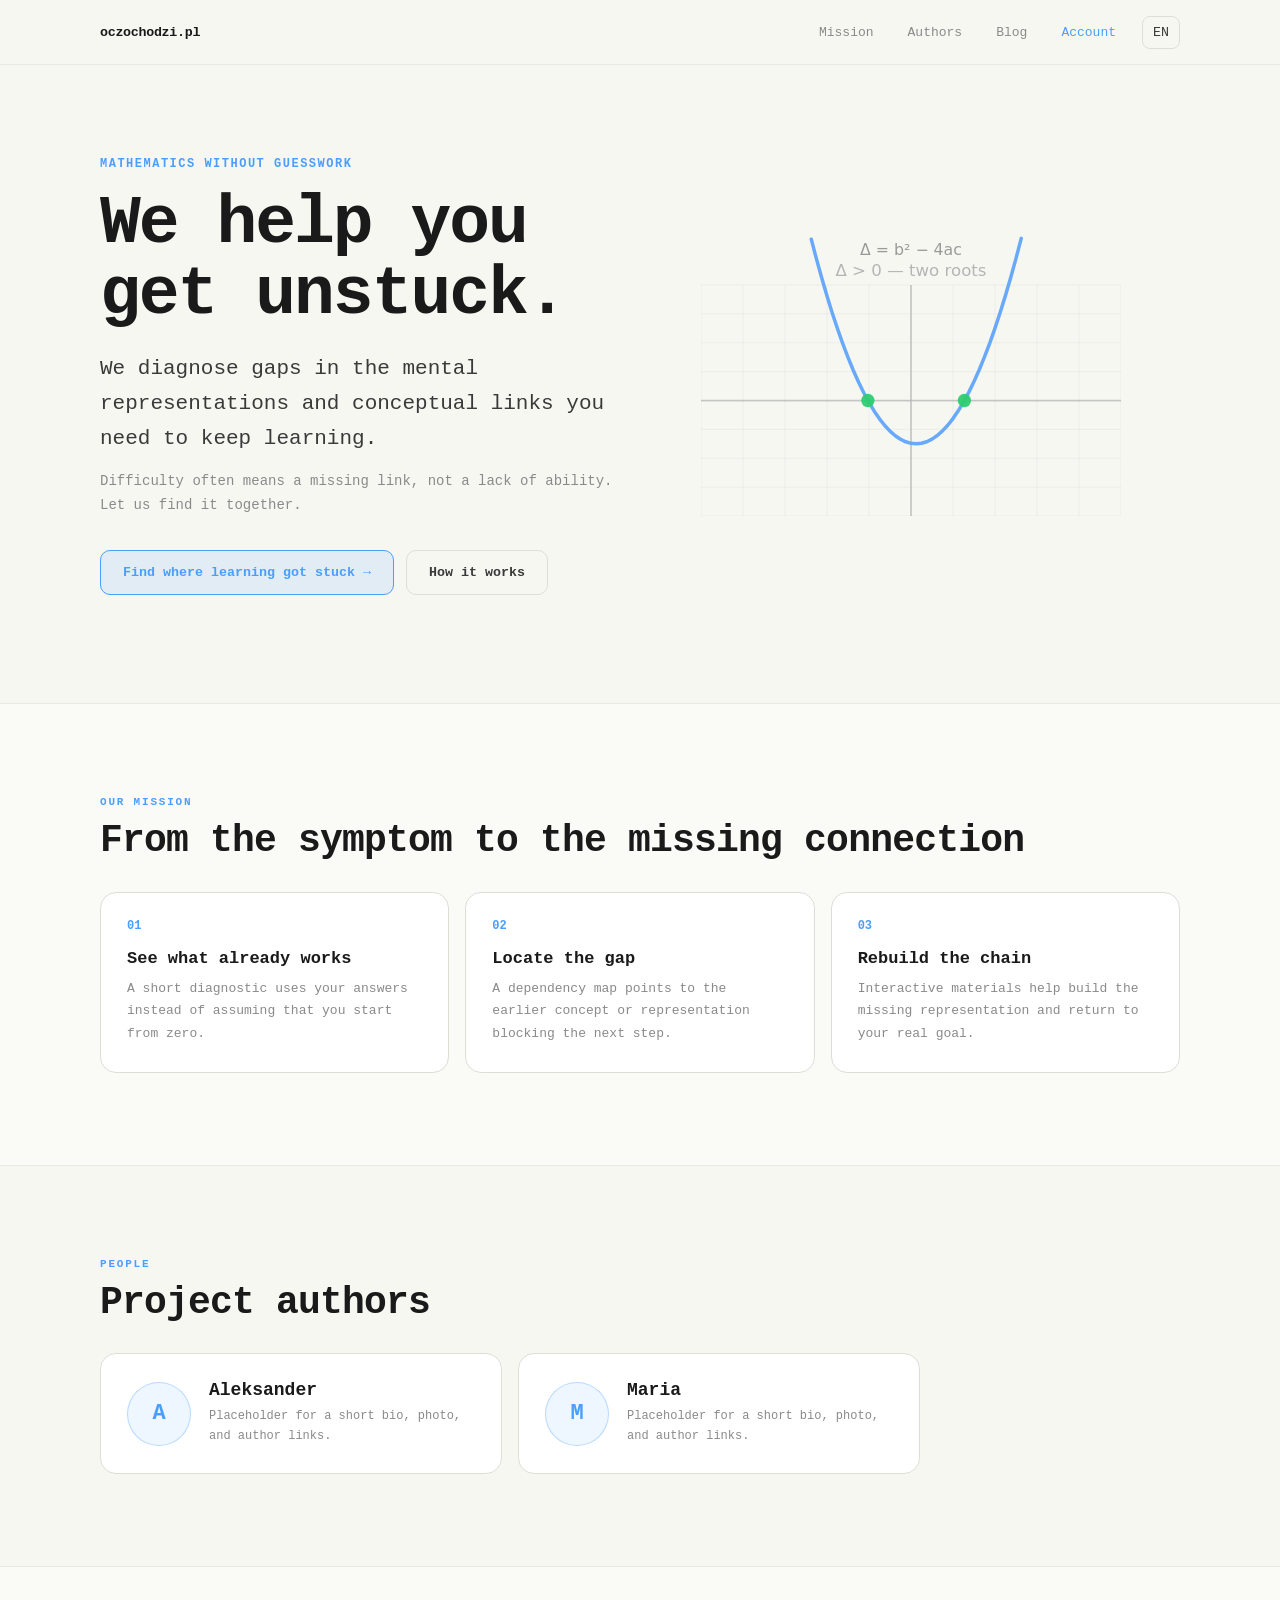
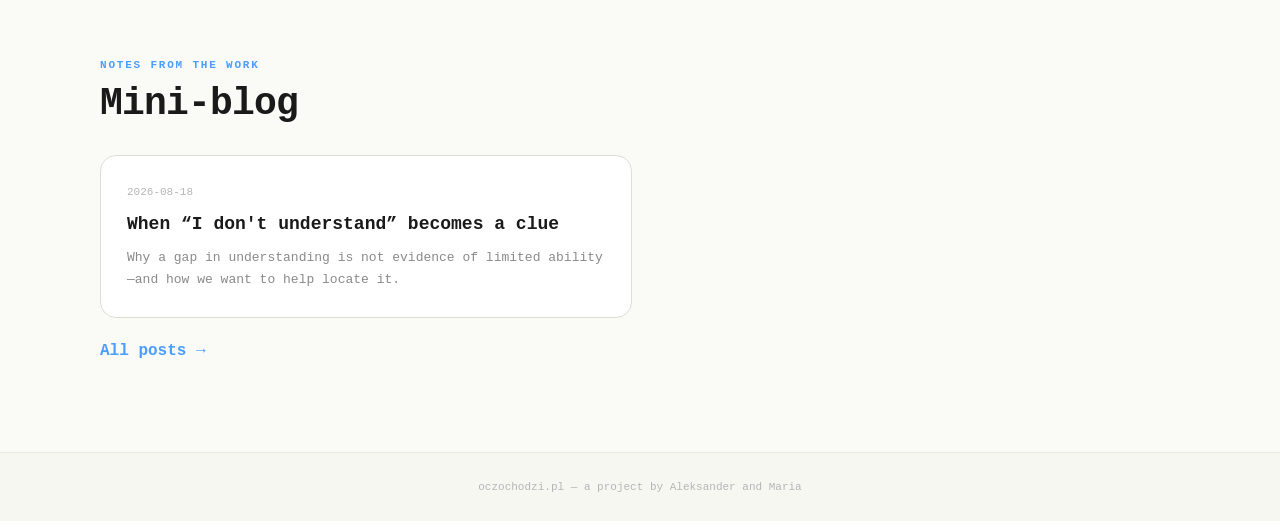
<file: dev/index.html>
<!doctype html>
<html lang="pl">
  <head>
    <meta charset="UTF-8" />
    <meta name="viewport" content="width=device-width, initial-scale=1.0, maximum-scale=1.0, user-scalable=no" />
    <meta http-equiv="Content-Security-Policy" content="default-src 'self'; script-src 'self'; style-src 'self' 'unsafe-inline'; img-src 'self' data: https://*.gravatar.com; font-src 'self' data:; connect-src 'self' https://*.nhost.run wss://*.nhost.run ws://localhost:*; frame-src 'self'; object-src 'none'; base-uri 'self'; form-action 'self'" />
    <meta name="referrer" content="strict-origin-when-cross-origin" />
    <title>Wizualizacja Matematyki — Podstawa Programowa</title>
    <style>
      *, *::before, *::after { box-sizing: border-box; }
      html, body {
        margin: 0;
        padding: 0;
        overflow-x: hidden;
        width: 100%;
      }
      #root {
        overflow-x: hidden;
        width: 100%;
      }
      /* Prevent KaTeX display-mode equations from overflowing on narrow screens */
      .katex-display { overflow-x: auto; overflow-y: hidden; }
    </style>
    <script type="module" crossorigin src="/dev/assets/index-CzynuxzK.js"></script>
    <link rel="stylesheet" crossorigin href="/dev/assets/index-CCwB_jtd.css">
  </head>
  <body>
    <div id="root"></div>
  </body>
</html>
</file>
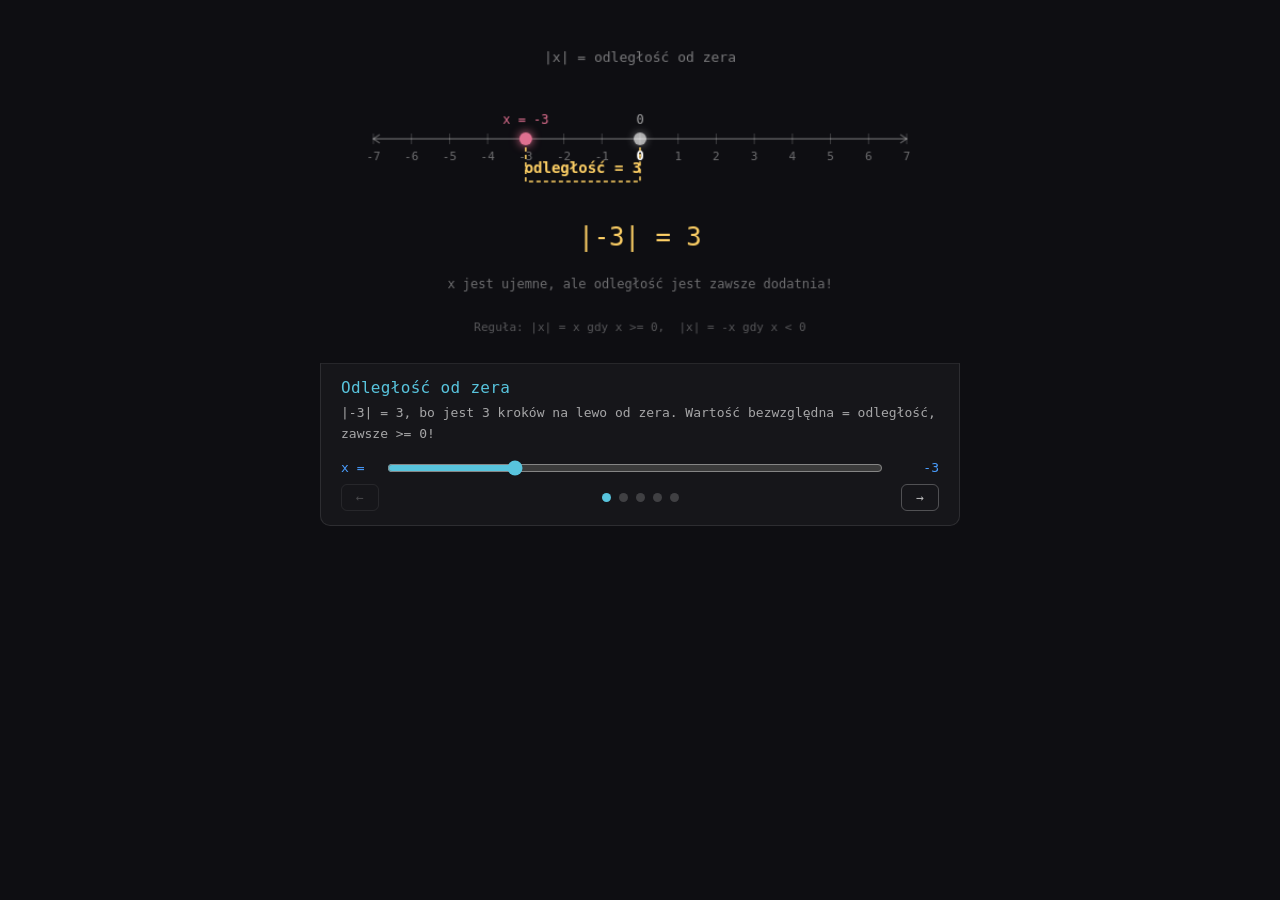
<file: resources/abs_value/abs-value-explorer.html>
<!DOCTYPE html>
<html lang="pl">
<head>
<meta charset="UTF-8">
<meta name="viewport" content="width=device-width, initial-scale=1.0">
<title>Wartość bezwzględna — odległość od zera</title>
<style>
  * { box-sizing: border-box; margin: 0; padding: 0; }
  body { background: #0e0e12; font-family: monospace; display: flex; justify-content: center; padding: 2rem 1rem; min-height: 100vh; }
  .wrap { width: 100%; max-width: 640px; }
  canvas { width: 100%; display: block; border-radius: 10px 10px 0 0; }
  .panel { background: #16161a; border: 0.5px solid rgba(255,255,255,.1); border-top: 0.5px solid rgba(255,255,255,.07); border-radius: 0 0 10px 10px; padding: .875rem 1.25rem; }
  #qf { margin: 0 0 5px; font-size: 16px; font-weight: 500; color: #58C4DD; letter-spacing: .02em; }
  #qd { margin: 0 0 10px; font-size: 13px; line-height: 1.65; color: rgba(255,255,255,.62); min-height: 48px; }
  .sliders { display: flex; flex-direction: column; gap: 6px; margin-bottom: 8px; }
  .slider-row { display: flex; align-items: center; gap: 10px; font-size: 13px; color: rgba(255,255,255,.45); }
  .slider-row span.lbl { font-family: monospace; min-width: 36px; }
  .slider-row input[type=range] { flex: 1; accent-color: #58C4DD; }
  .slider-row span.val { font-family: monospace; min-width: 46px; text-align: right; }
  .nav { display: flex; align-items: center; justify-content: space-between; }
  button { background: transparent; border: 0.5px solid rgba(255,255,255,.25); color: rgba(255,255,255,.7); padding: 5px 14px; font-size: 13px; border-radius: 6px; cursor: pointer; font-family: monospace; transition: background .15s; }
  button:hover { background: rgba(255,255,255,.08); }
  button:disabled { opacity: .3; cursor: default; }
  #qdots { display: flex; gap: 8px; }
  .dot { width: 9px; height: 9px; border-radius: 50%; display: inline-block; cursor: pointer; background: rgba(255,255,255,.18); transition: background .2s; }
  .dot.active { background: #58C4DD; }
  #sliders-wrap { min-height: 0; }
</style>
</head>
<body>
<div class="wrap">
  <canvas id="cv" width="600" height="310"></canvas>
  <div class="panel">
    <p id="qf"></p>
    <p id="qd"></p>
    <div id="sliders-wrap"></div>
    <div class="nav">
      <button id="qprev">&larr;</button>
      <div id="qdots"></div>
      <button id="qnext">&rarr;</button>
    </div>
  </div>
</div>

<script>
(function(){
  const cv = document.getElementById('cv');
  const cx = cv.getContext('2d');
  const W = 600, H = 310;

  const LANG = new URLSearchParams(window.location.search).get('lang') || 'pl';
  const T = (pl, en) => LANG === 'pl' ? pl : en;

  // Colors
  const COL_A = '#4a9eff';
  const COL_B = '#FF6B35';
  const COL_P = '#83C167';
  const COL_EQ = '#FFD166';
  const COL_NEG = '#E07090';

  // State
  let sX = -3;       // x value
  let sA = 3;        // a value for |x| = a
  let sC = 2;        // center for |x-c|
  let sMode = 0;     // 0 = less than, 1 = greater than (stage 4)

  let stage = 0;

  // ── Drawing helpers ──────────────────────────────────────────
  function clear() {
    cx.fillStyle = '#0e0e12';
    cx.fillRect(0, 0, W, H);
  }

  function roundRect(ctx, x, y, w, h, r) {
    ctx.beginPath();
    ctx.moveTo(x+r,y); ctx.lineTo(x+w-r,y); ctx.quadraticCurveTo(x+w,y,x+w,y+r);
    ctx.lineTo(x+w,y+h-r); ctx.quadraticCurveTo(x+w,y+h,x+w-r,y+h);
    ctx.lineTo(x+r,y+h); ctx.quadraticCurveTo(x,y+h,x,y+h-r);
    ctx.lineTo(x,y+r); ctx.quadraticCurveTo(x,y,x+r,y);
    ctx.closePath();
  }

  function textLine(text, y, col, size, align) {
    cx.save();
    cx.font = (size || 14) + 'px monospace';
    cx.fillStyle = col || 'rgba(255,255,255,.7)';
    cx.textAlign = align || 'center';
    cx.fillText(text, W/2, y);
    cx.restore();
  }

  // Draw a number line from min to max at vertical position y
  function drawNumberLine(y, rangeMin, rangeMax, center) {
    center = center || 0;
    const margin = 50;
    const lineW = W - 2 * margin;
    const scale = lineW / (rangeMax - rangeMin);

    // Axis
    cx.save();
    cx.strokeStyle = 'rgba(255,255,255,.3)';
    cx.lineWidth = 1.5;
    cx.beginPath();
    cx.moveTo(margin, y);
    cx.lineTo(margin + lineW, y);
    cx.stroke();

    // Arrowheads
    cx.beginPath();
    cx.moveTo(margin + lineW - 6, y - 4);
    cx.lineTo(margin + lineW, y);
    cx.lineTo(margin + lineW - 6, y + 4);
    cx.stroke();
    cx.beginPath();
    cx.moveTo(margin + 6, y - 4);
    cx.lineTo(margin, y);
    cx.lineTo(margin + 6, y + 4);
    cx.stroke();
    cx.restore();

    // Tick marks
    cx.save();
    cx.font = '11px monospace';
    cx.fillStyle = 'rgba(255,255,255,.4)';
    cx.textAlign = 'center';
    cx.strokeStyle = 'rgba(255,255,255,.2)';
    cx.lineWidth = 1;
    for (let v = Math.ceil(rangeMin); v <= Math.floor(rangeMax); v++) {
      const px = margin + (v - rangeMin) * scale;
      cx.beginPath();
      cx.moveTo(px, y - 5);
      cx.lineTo(px, y + 5);
      cx.stroke();
      const isBold = v === center;
      cx.fillStyle = isBold ? '#fff' : 'rgba(255,255,255,.4)';
      cx.font = isBold ? 'bold 12px monospace' : '11px monospace';
      cx.fillText(v, px, y + 20);
    }
    cx.restore();

    return { margin, lineW, scale, rangeMin, toX: (v) => margin + (v - rangeMin) * scale };
  }

  function drawPoint(px, y, col, label, above) {
    cx.save();
    cx.fillStyle = col;
    cx.shadowColor = col;
    cx.shadowBlur = 8;
    cx.beginPath();
    cx.arc(px, y, 6, 0, Math.PI * 2);
    cx.fill();
    cx.shadowBlur = 0;
    if (label) {
      cx.font = '12px monospace';
      cx.textAlign = 'center';
      cx.fillText(label, px, above ? y - 14 : y + 22);
    }
    cx.restore();
  }

  function drawDistanceBrace(x1, x2, y, braceY, col, label) {
    cx.save();
    cx.strokeStyle = col;
    cx.lineWidth = 1.5;
    cx.setLineDash([4, 3]);
    cx.beginPath();
    cx.moveTo(x1, y);
    cx.lineTo(x1, braceY);
    cx.lineTo(x2, braceY);
    cx.lineTo(x2, y);
    cx.stroke();
    cx.setLineDash([]);

    if (label) {
      cx.fillStyle = col;
      cx.font = 'bold 14px monospace';
      cx.textAlign = 'center';
      cx.fillText(label, (x1 + x2) / 2, braceY - 8);
    }
    cx.restore();
  }

  // ── Stages ───────────────────────────────────────────────────
  const stages = [
    // Stage 1: Distance from zero
    {
      title: () => T('Odległość od zera', 'Distance from zero'),
      desc: () => {
        const x = sX;
        const absX = Math.abs(x);
        return T(
          '|' + x + '| = ' + absX + ', bo ' + (x < 0 ? 'jest ' + absX + ' kroków na lewo od zera' : (x > 0 ? 'jest ' + absX + ' kroków na prawo od zera' : 'jesteśmy dokładnie w zerze')) + '. Wartość bezwzględna = odległość, zawsze >= 0!',
          '|' + x + '| = ' + absX + ', because ' + (x < 0 ? 'it is ' + absX + ' steps left of zero' : (x > 0 ? 'it is ' + absX + ' steps right of zero' : 'we are exactly at zero')) + '. Absolute value = distance, always >= 0!'
        );
      },
      sliders: [
        { id: 'sX', lbl: 'x', color: COL_A, min: -6, max: 6, step: 1, val: -3 },
      ],
      draw() {
        const x = sX;
        const absX = Math.abs(x);

        textLine('|x| = ' + T('odległość od zera', 'distance from zero'), 28, 'rgba(255,255,255,.45)', 13);

        // Number line
        const nlY = 100;
        const nl = drawNumberLine(nlY, -7, 7, 0);

        // Zero point
        const zeroPx = nl.toX(0);
        drawPoint(zeroPx, nlY, 'rgba(255,255,255,.6)', '0', true);

        // x point
        const xPx = nl.toX(x);
        const col = x >= 0 ? COL_P : COL_NEG;
        drawPoint(xPx, nlY, col, 'x = ' + x, true);

        // Distance brace
        if (x !== 0) {
          drawDistanceBrace(Math.min(zeroPx, xPx), Math.max(zeroPx, xPx), nlY + 8, nlY + 40, COL_EQ, T('odległość = ', 'distance = ') + absX);
        }

        // Big result
        textLine('|' + x + '| = ' + absX, 200, COL_EQ, 24);

        // Explanation
        if (x < 0) {
          textLine(T('x jest ujemne, ale odległość jest zawsze dodatnia!', 'x is negative, but distance is always positive!'), 240, 'rgba(255,255,255,.4)', 12);
        } else if (x > 0) {
          textLine(T('x jest dodatnie — odległość = x', 'x is positive — distance = x'), 240, 'rgba(255,255,255,.4)', 12);
        } else {
          textLine(T('x = 0 — odległość od zera to 0', 'x = 0 — distance from zero is 0'), 240, 'rgba(255,255,255,.4)', 12);
        }

        // Piecewise formula
        textLine(T('Reguła: |x| = x gdy x >= 0,  |x| = -x gdy x < 0', 'Rule: |x| = x when x >= 0,  |x| = -x when x < 0'), H - 30, 'rgba(255,255,255,.3)', 11);
      }
    },

    // Stage 2: Graph of |x|
    {
      title: () => T('Wykres |x|', 'Graph of |x|'),
      desc: () => T(
        'Wykres y = |x| to litera V. Dla x >= 0 to prosta y = x. Dla x < 0 to prosta y = -x. Przesuń x i śledź punkt na wykresie.',
        'The graph of y = |x| is a V-shape. For x >= 0 it is y = x. For x < 0 it is y = -x. Move x and follow the point on the graph.'
      ),
      sliders: [
        { id: 'sX', lbl: 'x', color: COL_A, min: -5, max: 5, step: 0.5, val: -3 },
      ],
      draw() {
        const x = sX;
        const absX = Math.abs(x);

        // Axes
        const ox = W / 2, oy = H - 50;
        const scaleX = 40, scaleY = 40;
        const rangeX = 6, rangeY = 6;

        // Grid
        cx.save();
        cx.strokeStyle = 'rgba(255,255,255,.06)';
        cx.lineWidth = 0.5;
        for (let i = -rangeX; i <= rangeX; i++) {
          cx.beginPath(); cx.moveTo(ox + i * scaleX, oy - rangeY * scaleY); cx.lineTo(ox + i * scaleX, oy); cx.stroke();
        }
        for (let i = 0; i <= rangeY; i++) {
          cx.beginPath(); cx.moveTo(ox - rangeX * scaleX, oy - i * scaleY); cx.lineTo(ox + rangeX * scaleX, oy - i * scaleY); cx.stroke();
        }
        cx.restore();

        // X axis
        cx.save();
        cx.strokeStyle = 'rgba(255,255,255,.3)';
        cx.lineWidth = 1.5;
        cx.beginPath(); cx.moveTo(ox - rangeX * scaleX, oy); cx.lineTo(ox + rangeX * scaleX, oy); cx.stroke();
        // Y axis
        cx.beginPath(); cx.moveTo(ox, oy); cx.lineTo(ox, oy - rangeY * scaleY); cx.stroke();
        cx.restore();

        // Tick labels
        cx.save();
        cx.font = '10px monospace';
        cx.fillStyle = 'rgba(255,255,255,.3)';
        cx.textAlign = 'center';
        for (let i = -rangeX; i <= rangeX; i++) {
          if (i !== 0) cx.fillText(i, ox + i * scaleX, oy + 14);
        }
        cx.textAlign = 'right';
        for (let i = 1; i <= rangeY; i++) {
          cx.fillText(i, ox - 6, oy - i * scaleY + 4);
        }
        cx.fillStyle = 'rgba(255,255,255,.5)';
        cx.textAlign = 'center';
        cx.fillText('0', ox - 8, oy + 14);
        cx.restore();

        // Draw y = |x| — V-shape
        // Left branch (y = -x for x < 0)
        cx.save();
        cx.strokeStyle = COL_NEG;
        cx.lineWidth = 2;
        cx.globalAlpha = 0.7;
        cx.beginPath();
        cx.moveTo(ox - rangeX * scaleX, oy - rangeX * scaleY);
        cx.lineTo(ox, oy);
        cx.stroke();
        cx.restore();

        // Right branch (y = x for x >= 0)
        cx.save();
        cx.strokeStyle = COL_P;
        cx.lineWidth = 2;
        cx.globalAlpha = 0.7;
        cx.beginPath();
        cx.moveTo(ox, oy);
        cx.lineTo(ox + rangeX * scaleX, oy - rangeX * scaleY);
        cx.stroke();
        cx.restore();

        // Labels for branches
        cx.save();
        cx.font = '12px monospace';
        cx.fillStyle = COL_NEG + 'AA';
        cx.textAlign = 'center';
        cx.fillText('y = -x', ox - 3.5 * scaleX, oy - 4 * scaleY + 16);
        cx.fillStyle = COL_P + 'AA';
        cx.fillText('y = x', ox + 3.5 * scaleX, oy - 4 * scaleY + 16);
        cx.restore();

        // Current point
        const ptX = ox + x * scaleX;
        const ptY = oy - absX * scaleY;

        // Dashed lines from point to axes
        cx.save();
        cx.strokeStyle = COL_EQ + '50';
        cx.lineWidth = 1;
        cx.setLineDash([4, 3]);
        cx.beginPath(); cx.moveTo(ptX, ptY); cx.lineTo(ptX, oy); cx.stroke();
        cx.beginPath(); cx.moveTo(ptX, ptY); cx.lineTo(ox, ptY); cx.stroke();
        cx.setLineDash([]);
        cx.restore();

        // Point
        cx.save();
        cx.fillStyle = COL_EQ;
        cx.shadowColor = COL_EQ;
        cx.shadowBlur = 10;
        cx.beginPath();
        cx.arc(ptX, ptY, 6, 0, Math.PI * 2);
        cx.fill();
        cx.shadowBlur = 0;

        // Point label
        cx.font = '11px monospace';
        cx.textAlign = 'left';
        cx.fillText('(' + x + ', ' + absX + ')', ptX + 10, ptY - 4);
        cx.restore();

        // Formula
        textLine('y = |' + x + '| = ' + absX, 20, COL_EQ, 16);
      }
    },

    // Stage 3: Equation |x| = a
    {
      title: () => T('Równanie |x| = a', 'Equation |x| = a'),
      desc: () => T(
        '|x| = ' + sA + ' znaczy: x jest w odległości ' + sA + ' od zera. Są DWA rozwiązania: x = ' + sA + ' i x = -' + sA + '.',
        '|x| = ' + sA + ' means: x is at distance ' + sA + ' from zero. There are TWO solutions: x = ' + sA + ' and x = -' + sA + '.'
      ),
      sliders: [
        { id: 'sA', lbl: 'a', color: COL_EQ, min: 1, max: 6, step: 1, val: 3 },
      ],
      draw() {
        const a = sA;

        textLine('|x| = ' + a, 28, COL_EQ, 22);
        textLine(T('Pytanie: jakie x są w odległości ' + a + ' od zera?',
                    'Question: which x are at distance ' + a + ' from zero?'), 52, 'rgba(255,255,255,.4)', 12);

        // Number line
        const nlY = 120;
        const nl = drawNumberLine(nlY, -8, 8, 0);

        // Zero
        drawPoint(nl.toX(0), nlY, 'rgba(255,255,255,.5)', '0', true);

        // Solution 1: x = a
        drawPoint(nl.toX(a), nlY, COL_P, 'x = ' + a, true);

        // Solution 2: x = -a
        drawPoint(nl.toX(-a), nlY, COL_NEG, 'x = -' + a, true);

        // Distance braces
        drawDistanceBrace(nl.toX(0), nl.toX(a), nlY + 8, nlY + 35, COL_P, a.toString());
        drawDistanceBrace(nl.toX(-a), nl.toX(0), nlY + 8, nlY + 35, COL_NEG, a.toString());

        // Big result
        textLine(T('Rozwiązania: ', 'Solutions: ') + 'x = ' + a + '  ' + T('lub', 'or') + '  x = -' + a, 210, COL_EQ, 16);

        // Verify
        textLine('|' + a + '| = ' + a + '  \u2713     |-' + a + '| = ' + a + '  \u2713', 240, 'rgba(255,255,255,.4)', 12);

        // Special note
        if (a === 0) {
          textLine(T('Gdy a = 0, jest tylko jedno rozwiązanie: x = 0', 'When a = 0, there is only one solution: x = 0'), 270, COL_EQ, 12);
        } else {
          textLine(T('Zawsze dwa rozwiązania (symetryczne względem zera)', 'Always two solutions (symmetric about zero)'), 270, 'rgba(255,255,255,.3)', 11);
        }
      }
    },

    // Stage 4: Inequality |x| < a and |x| > a
    {
      title: () => T('Nierówność |x| < a  i  |x| > a', 'Inequality |x| < a  and  |x| > a'),
      desc: () => {
        const a = sA;
        const lt = sMode === 0;
        if (lt) {
          return T(
            '|x| < ' + a + ' znaczy: x jest bliżej niż ' + a + ' od zera. To przedział (-' + a + ', ' + a + ').',
            '|x| < ' + a + ' means: x is closer than ' + a + ' to zero. That is the interval (-' + a + ', ' + a + ').'
          );
        } else {
          return T(
            '|x| > ' + a + ' znaczy: x jest dalej niż ' + a + ' od zera. To (-\u221E, -' + a + ') \u222A (' + a + ', +\u221E).',
            '|x| > ' + a + ' means: x is farther than ' + a + ' from zero. That is (-\u221E, -' + a + ') \u222A (' + a + ', +\u221E).'
          );
        }
      },
      sliders: [
        { id: 'sA', lbl: 'a', color: COL_EQ, min: 1, max: 6, step: 1, val: 3 },
        { id: 'sMode', lbl: '</>',  color: COL_B, min: 0, max: 1, step: 1, val: 0 },
      ],
      draw() {
        const a = sA;
        const lt = sMode === 0;

        const modeStr = lt ? '<' : '>';
        textLine('|x| ' + modeStr + ' ' + a, 28, COL_EQ, 22);

        const nlY = 110;
        const nl = drawNumberLine(nlY, -8, 8, 0);

        // Zero marker
        drawPoint(nl.toX(0), nlY, 'rgba(255,255,255,.4)', '', false);

        // Boundary points (open circles)
        const leftPx = nl.toX(-a);
        const rightPx = nl.toX(a);

        // Draw open circles at boundaries
        cx.save();
        cx.strokeStyle = COL_EQ;
        cx.lineWidth = 2;
        cx.beginPath(); cx.arc(leftPx, nlY, 5, 0, Math.PI * 2); cx.stroke();
        cx.beginPath(); cx.arc(rightPx, nlY, 5, 0, Math.PI * 2); cx.stroke();
        cx.restore();

        // Labels
        cx.save();
        cx.font = '11px monospace'; cx.fillStyle = COL_EQ; cx.textAlign = 'center';
        cx.fillText('-' + a, leftPx, nlY + 22);
        cx.fillText(a.toString(), rightPx, nlY + 22);
        cx.restore();

        if (lt) {
          // Shade between -a and a
          cx.save();
          cx.fillStyle = COL_P + '30';
          cx.fillRect(leftPx, nlY - 16, rightPx - leftPx, 32);
          cx.strokeStyle = COL_P + '80';
          cx.lineWidth = 2;
          cx.strokeRect(leftPx, nlY - 16, rightPx - leftPx, 32);
          cx.restore();

          textLine(T('Bliżej niż ' + a + ' od zera', 'Closer than ' + a + ' to zero'), 60, COL_P, 14);
          textLine('(-' + a + ', ' + a + ')', 82, COL_P, 13);

          // Explanation
          textLine(T('Przedział otwarty: -' + a + ' < x < ' + a,
                      'Open interval: -' + a + ' < x < ' + a), nlY + 60, 'rgba(255,255,255,.5)', 13);
        } else {
          // Shade outside (-inf, -a) and (a, +inf)
          const edgeL = nl.toX(-8);
          const edgeR = nl.toX(8);

          cx.save();
          cx.fillStyle = COL_B + '30';
          cx.fillRect(edgeL, nlY - 16, leftPx - edgeL, 32);
          cx.fillRect(rightPx, nlY - 16, edgeR - rightPx, 32);
          cx.strokeStyle = COL_B + '80';
          cx.lineWidth = 2;
          cx.beginPath();
          cx.moveTo(edgeL, nlY - 16); cx.lineTo(leftPx, nlY - 16); cx.lineTo(leftPx, nlY + 16); cx.lineTo(edgeL, nlY + 16);
          cx.stroke();
          cx.beginPath();
          cx.moveTo(rightPx, nlY - 16); cx.lineTo(edgeR, nlY - 16); cx.lineTo(edgeR, nlY + 16); cx.lineTo(rightPx, nlY + 16);
          cx.stroke();
          cx.restore();

          textLine(T('Dalej niż ' + a + ' od zera', 'Farther than ' + a + ' from zero'), 60, COL_B, 14);
          textLine('(-\u221E, -' + a + ') \u222A (' + a + ', +\u221E)', 82, COL_B, 13);

          textLine(T('Dwa oddzielne przedziały: x < -' + a + '  lub  x > ' + a,
                      'Two separate intervals: x < -' + a + '  or  x > ' + a), nlY + 60, 'rgba(255,255,255,.5)', 13);
        }

        // Mode toggle hint
        textLine(T('Suwak </> : 0 = mniejsze (<), 1 = większe (>)', 'Slider </> : 0 = less than (<), 1 = greater than (>)'), H - 20, 'rgba(255,255,255,.25)', 10);
      }
    },

    // Stage 5: |x - c| = distance from c
    {
      title: () => T('|x - c| = odległość od c', '|x - c| = distance from c'),
      desc: () => {
        const c = sC, a = sA;
        const lo = c - a, hi = c + a;
        return T(
          '|x - ' + c + '| < ' + a + ' znaczy: x jest bliżej niż ' + a + ' od ' + c + '. To przedział (' + lo + ', ' + hi + ').',
          '|x - ' + c + '| < ' + a + ' means: x is closer than ' + a + ' to ' + c + '. That is the interval (' + lo + ', ' + hi + ').'
        );
      },
      sliders: [
        { id: 'sC', lbl: 'c', color: COL_A, min: -4, max: 4, step: 1, val: 2 },
        { id: 'sA', lbl: 'a', color: COL_EQ, min: 1, max: 5, step: 1, val: 3 },
      ],
      draw() {
        const c = sC, a = sA;
        const lo = c - a, hi = c + a;

        textLine('|x - ' + (c >= 0 ? c : '(' + c + ')') + '| < ' + a, 28, COL_EQ, 22);
        textLine(T('Odległość od ' + c + ' mniejsza niż ' + a, 'Distance from ' + c + ' less than ' + a), 52, 'rgba(255,255,255,.4)', 12);

        // Number line
        const nlY = 120;
        const rMin = Math.min(lo - 2, -8);
        const rMax = Math.max(hi + 2, 8);
        const nl = drawNumberLine(nlY, rMin, rMax, c);

        // Center point c
        drawPoint(nl.toX(c), nlY, COL_A, 'c = ' + c, true);

        // Boundary points
        const loPx = nl.toX(lo);
        const hiPx = nl.toX(hi);

        // Open circles at boundaries
        cx.save();
        cx.strokeStyle = COL_EQ;
        cx.lineWidth = 2;
        cx.beginPath(); cx.arc(loPx, nlY, 5, 0, Math.PI * 2); cx.stroke();
        cx.beginPath(); cx.arc(hiPx, nlY, 5, 0, Math.PI * 2); cx.stroke();
        cx.restore();

        // Labels at boundaries
        cx.save();
        cx.font = '11px monospace'; cx.fillStyle = COL_EQ; cx.textAlign = 'center';
        cx.fillText(lo.toString(), loPx, nlY + 22);
        cx.fillText(hi.toString(), hiPx, nlY + 22);
        cx.restore();

        // Shade interval
        cx.save();
        cx.fillStyle = COL_P + '30';
        cx.fillRect(loPx, nlY - 16, hiPx - loPx, 32);
        cx.strokeStyle = COL_P + '80';
        cx.lineWidth = 2;
        cx.strokeRect(loPx, nlY - 16, hiPx - loPx, 32);
        cx.restore();

        // Distance braces
        drawDistanceBrace(nl.toX(c), hiPx, nlY + 8, nlY + 42, COL_EQ, 'a = ' + a);
        drawDistanceBrace(loPx, nl.toX(c), nlY + 8, nlY + 42, COL_EQ, 'a = ' + a);

        // Interval
        textLine(T('Przedział: ', 'Interval: ') + '(' + lo + ', ' + hi + ')', 210, COL_P, 16);

        // Decomposition
        textLine(c + ' - ' + a + ' < x < ' + c + ' + ' + a, 240, 'rgba(255,255,255,.5)', 13);
        textLine(lo + ' < x < ' + hi, 260, COL_P, 14);

        // General rule
        textLine(T('Ogólnie: |x - c| < a  <=>  c - a < x < c + a',
                    'General: |x - c| < a  <=>  c - a < x < c + a'), H - 20, 'rgba(255,255,255,.3)', 11);
      }
    },
  ];

  // ── Slider management ────────────────────────────────────────
  const slWrap = document.getElementById('sliders-wrap');

  function buildSliders(defs) {
    let html = '<div class="sliders">';
    defs.forEach(s => {
      html += `<div class="slider-row">
        <span class="lbl" style="color:${s.color}">${s.lbl} =</span>
        <input type="range" id="s_${s.id}" min="${s.min}" max="${s.max}" step="${s.step}" value="${s.val}">
        <span class="val" id="v_${s.id}" style="color:${s.color}"></span>
      </div>`;
    });
    html += '</div>';
    slWrap.innerHTML = html;

    defs.forEach(s => {
      const el = document.getElementById('s_' + s.id);
      document.getElementById('v_' + s.id).textContent = (+el.value).toFixed(s.step < 1 ? 1 : 0);
      el.addEventListener('input', function() {
        const v = +this.value;
        document.getElementById('v_' + s.id).textContent = v.toFixed(s.step < 1 ? 1 : 0);
        if (s.id === 'sX') sX = v;
        if (s.id === 'sA') sA = v;
        if (s.id === 'sC') sC = v;
        if (s.id === 'sMode') sMode = v;
      });
    });
  }

  // ── Navigation ───────────────────────────────────────────────
  const prevBtn = document.getElementById('qprev');
  const nextBtn = document.getElementById('qnext');
  const dotsEl  = document.getElementById('qdots');
  const titleEl = document.getElementById('qf');
  const descEl  = document.getElementById('qd');

  function goTo(idx) {
    stage = Math.max(0, Math.min(stages.length - 1, idx));
    const s = stages[stage];
    titleEl.textContent = s.title();
    descEl.textContent = s.desc();

    if (s.sliders) {
      s.sliders.forEach(sl => {
        if (sl.id === 'sX') sl.val = sX;
        if (sl.id === 'sA') sl.val = sA;
        if (sl.id === 'sC') sl.val = sC;
        if (sl.id === 'sMode') sl.val = sMode;
      });
      buildSliders(s.sliders);
    } else {
      slWrap.innerHTML = '';
    }

    prevBtn.disabled = stage === 0;
    nextBtn.disabled = stage === stages.length - 1;
    renderDots();
  }

  function renderDots() {
    dotsEl.innerHTML = stages.map((_, i) =>
      `<span class="dot${i === stage ? ' active' : ''}" data-i="${i}"></span>`
    ).join('');
    dotsEl.querySelectorAll('.dot').forEach(d =>
      d.addEventListener('click', () => goTo(+d.dataset.i))
    );
  }

  prevBtn.addEventListener('click', () => goTo(stage - 1));
  nextBtn.addEventListener('click', () => goTo(stage + 1));

  // ── Render loop ──────────────────────────────────────────────
  function tick() {
    clear();
    stages[stage].draw();
    requestAnimationFrame(tick);
  }

  goTo(0);
  tick();
})();
</script>
</body>
</html>
</file>
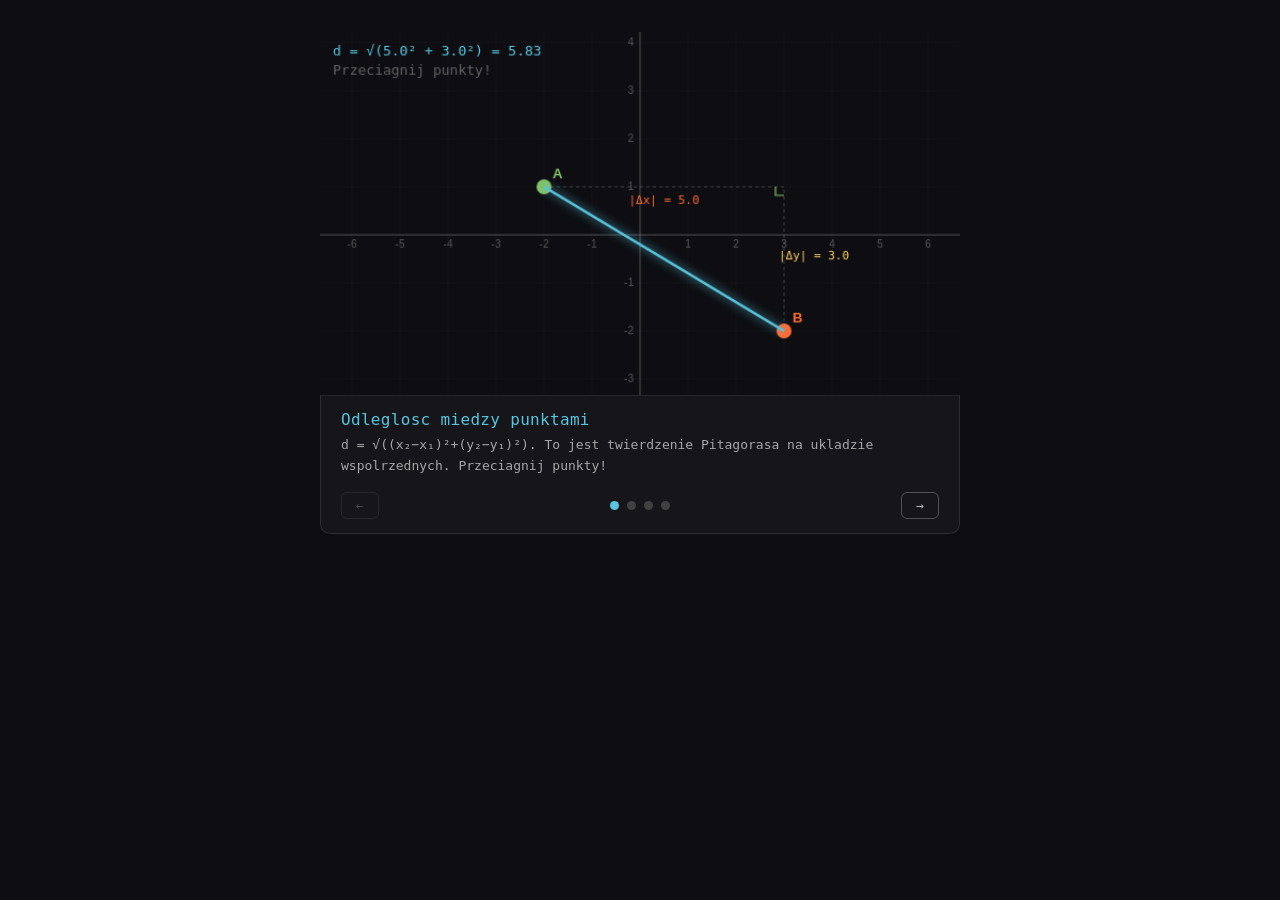
<file: resources/analytic_geom/analytic-geom-explorer.html>
<!DOCTYPE html>
<html lang="pl">
<head>
<meta charset="UTF-8">
<meta name="viewport" content="width=device-width, initial-scale=1.0">
<title>Geometria analityczna</title>
</head>
<body>
<script type="module">
import { VizCore, T, COLORS } from '../lib/viz-core.js';
import { GeoScene } from '../lib/geo-engine.js';

const W = 600, H = 340;
const SCALE = 45;
const OX = 300, OY = 190;

let scene;

// ── Geo objects ─────────────────────────────────────────────────
// Stage 0: Distance
let A, B, segAB, distAB;
// Stage 1: Midpoint
let M;
// Stage 2: Line through two points
let lineAB;
// Stage 3: Perpendicular bisector
let bisector, bisM, segBis, rightAngle;
// Sample point P on bisector + distance lines
let P, segPA, segPB, distPA, distPB;

let currentStage = -1;

function setup(cx) {
  scene = new GeoScene(cx, W, H, { originX: OX, originY: OY, scale: SCALE });

  // ── Shared draggable points for all stages ──────────────────
  A = scene.point(-2, 1, { drag: true, label: 'A', color: COLORS.GREEN, radius: 7 });
  B = scene.point(3, -2, { drag: true, label: 'B', color: COLORS.ORANGE, radius: 7 });

  // ── Stage 0: Distance ────────────────────────────────────────
  segAB = scene.segment(A, B, { color: COLORS.CYAN, lineWidth: 2.5, glow: true });
  distAB = scene.distance(A, B);

  // ── Stage 1: Midpoint ────────────────────────────────────────
  M = scene.midpoint(A, B, { label: 'M', color: COLORS.YELLOW, radius: 8 });

  // ── Stage 2: Line ────────────────────────────────────────────
  lineAB = scene.line(A, B, { color: COLORS.CYAN, lineWidth: 2, glow: true });

  // ── Stage 3: Perpendicular bisector ──────────────────────────
  bisM = scene.midpoint(A, B, { label: 'M', color: COLORS.CYAN, radius: 5 });
  segBis = scene.segment(A, B, { color: 'rgba(255,255,255,0.3)', lineWidth: 1.5 });
  bisector = scene.perpBisector(A, B, { color: COLORS.GREEN, lineWidth: 2.5, glow: true });

  // Right angle marker: vertex = bisM, arm1 toward A, arm2 along bisector direction
  // We need a helper point along the bisector direction from M
  // The bisector direction is perpendicular to AB, so (-dy, dx)
  // We'll create an invisible helper point that we reposition each frame
  const helperBis = scene.point(0, 10, { visible: false });
  rightAngle = scene.rightAngleMarker(bisM, A, helperBis, { color: COLORS.GREEN, size: 12 });
  // We'll update helperBis in draw

  // Sample point P on bisector
  P = scene.point(0, 0, { visible: false, label: 'P', color: COLORS.YELLOW, radius: 5 });
  segPA = scene.segment(P, A, { color: 'rgba(255,209,102,0.4)', lineWidth: 1, dash: [3, 3] });
  segPB = scene.segment(P, B, { color: 'rgba(255,209,102,0.4)', lineWidth: 1, dash: [3, 3] });
  distPA = scene.distance(P, A);
  distPB = scene.distance(P, B);

  // Store helper for updating
  scene._helperBis = helperBis;

  hideAll();
}

// ── Visibility helpers ──────────────────────────────────────────

function hideAll() {
  scene.objects.forEach(o => { o.opts.visible = false; });
}

function setVisible(objs, v) {
  objs.forEach(o => { if (o) o.opts.visible = v; });
}

function applyStageVisibility(idx) {
  hideAll();
  // Points always visible (and draggable)
  setVisible([A, B], true);

  if (idx === 0) {
    setVisible([segAB, distAB], true);
  } else if (idx === 1) {
    setVisible([segAB, M], true);
    // Re-use segAB as a dim connector
    segAB.opts.color = 'rgba(255,255,255,0.4)';
    segAB.opts.lineWidth = 2;
    segAB.opts.glow = false;
  } else if (idx === 2) {
    setVisible([lineAB], true);
  } else if (idx === 3) {
    setVisible([segBis, bisector, bisM, rightAngle, P, segPA, segPB, distPA, distPB], true);
    scene._helperBis.opts.visible = false; // keep helper invisible
  }
}

// ── Update helper point for right-angle marker ──────────────────

function updateBisectorHelper() {
  const dx = B.wx - A.wx, dy = B.wy - A.wy;
  const mx = (A.wx + B.wx) / 2, my = (A.wy + B.wy) / 2;
  // Perpendicular direction: (-dy, dx)
  scene._helperBis.wx = mx - dy;
  scene._helperBis.wy = my + dx;

  // Update sample point P: 1.5 world-units along bisector from midpoint
  const plen = Math.hypot(dy, dx) || 1;
  P.wx = mx + (-dy / plen) * 1.5;
  P.wy = my + (dx / plen) * 1.5;
}

// ══════════════════════════════════════════════════════════════════
// VizCore.init
// ══════════════════════════════════════════════════════════════════

const result = VizCore.init({
  title: T('Geometria analityczna', 'Analytic Geometry'),
  H,
  stages: [
    // ── Stage 0: Distance formula ─────────────────────────────
    {
      title: () => T('Odleglosc miedzy punktami', 'Distance between points'),
      desc: () => T(
        'd = \u221a((x\u2082\u2212x\u2081)\u00b2+(y\u2082\u2212y\u2081)\u00b2). To jest twierdzenie Pitagorasa na ukladzie wspolrzednych. Przeciagnij punkty!',
        'd = \u221a((x\u2082\u2212x\u2081)\u00b2+(y\u2082\u2212y\u2081)\u00b2). This is the Pythagorean theorem on a coordinate system. Drag the points!'
      ),
      sliders: [],
      draw(cx, W, H) {
        scene.clear();
        scene.drawGrid();
        scene.drawAxes();
        scene.update();

        const ax = A.wx, ay = A.wy, bx = B.wx, by = B.wy;
        const dx = bx - ax, dy = by - ay;

        // Right-angle triangle legs (dashed)
        const sA = scene.toScreen(ax, ay);
        const sCorner = scene.toScreen(bx, ay); // projection corner
        const sB = scene.toScreen(bx, by);

        cx.beginPath();
        cx.moveTo(sA.x, sA.y);
        cx.lineTo(sCorner.x, sCorner.y);
        cx.lineTo(sB.x, sB.y);
        cx.strokeStyle = 'rgba(255,255,255,0.2)';
        cx.lineWidth = 1;
        cx.setLineDash([3, 3]);
        cx.stroke();
        cx.setLineDash([]);

        // Right-angle box at corner
        const sq = 8;
        const signX = dx > 0 ? -1 : 1;
        const signY = dy > 0 ? -1 : 1;
        cx.beginPath();
        cx.moveTo(sCorner.x + signX * sq, sCorner.y);
        cx.lineTo(sCorner.x + signX * sq, sCorner.y + signY * sq);
        cx.lineTo(sCorner.x, sCorner.y + signY * sq);
        cx.strokeStyle = COLORS.GREEN;
        cx.lineWidth = 1.2;
        cx.stroke();

        // Render engine objects (segment, points)
        for (const obj of scene.objects) if (obj.opts.visible) obj.render(cx);

        // Leg labels
        cx.font = '11px monospace';
        cx.textAlign = 'center';
        cx.fillStyle = COLORS.ORANGE;
        cx.fillText('|\u0394x| = ' + Math.abs(dx).toFixed(1), (sA.x + sCorner.x) / 2, sCorner.y + 16);
        cx.fillStyle = COLORS.YELLOW;
        cx.fillText('|\u0394y| = ' + Math.abs(dy).toFixed(1), sCorner.x + 28, (sCorner.y + sB.y) / 2);

        // Formula display
        const d = distAB.value;
        cx.font = '13px monospace';
        cx.textAlign = 'left';
        cx.fillStyle = COLORS.CYAN;
        cx.fillText('d = \u221a(' + Math.abs(dx).toFixed(1) + '\u00b2 + ' + Math.abs(dy).toFixed(1) + '\u00b2) = ' + d.toFixed(2), 12, 22);
        cx.fillStyle = 'rgba(255,255,255,0.35)';
        cx.fillText(T('Przeciagnij punkty!', 'Drag the points!'), 12, 40);
      },
    },

    // ── Stage 1: Midpoint ─────────────────────────────────────
    {
      title: () => T('Srodek odcinka', 'Midpoint of a segment'),
      desc: () => T(
        'Srodek odcinka AB = ((x\u2081+x\u2082)/2, (y\u2081+y\u2082)/2). To jest po prostu srednia wspolrzednych.',
        'Midpoint of AB = ((x\u2081+x\u2082)/2, (y\u2081+y\u2082)/2). It\'s simply the average of the coordinates.'
      ),
      sliders: [],
      draw(cx, W, H) {
        scene.clear();
        scene.drawGrid();
        scene.drawAxes();
        scene.update();

        const mx = M.wx, my = M.wy;

        // Projection lines from M to axes (dashed)
        const sM = scene.toScreen(mx, my);
        const sMx = scene.toScreen(mx, 0); // on x-axis
        const sMy = scene.toScreen(0, my); // on y-axis

        cx.beginPath();
        cx.moveTo(sMx.x, sMx.y);
        cx.lineTo(sM.x, sM.y);
        cx.moveTo(sMy.x, sMy.y);
        cx.lineTo(sM.x, sM.y);
        cx.strokeStyle = 'rgba(255,209,102,0.4)';
        cx.lineWidth = 1;
        cx.setLineDash([3, 3]);
        cx.stroke();
        cx.setLineDash([]);

        // Render engine objects
        for (const obj of scene.objects) if (obj.opts.visible) obj.render(cx);

        // Formula display
        const ax = A.wx, ay = A.wy, bx = B.wx, by = B.wy;
        cx.font = '13px monospace';
        cx.textAlign = 'left';
        cx.fillStyle = COLORS.YELLOW;
        cx.fillText('M = ((' + ax.toFixed(1) + '+' + bx.toFixed(1) + ')/2, (' + ay.toFixed(1) + '+' + by.toFixed(1) + ')/2)', 12, 22);
        cx.fillText('  = (' + mx.toFixed(1) + ', ' + my.toFixed(1) + ')', 12, 40);
      },
    },

    // ── Stage 2: Line through two points ──────────────────────
    {
      title: () => T('Prosta przez dwa punkty', 'Line through two points'),
      desc: () => T(
        'Prosta przez A(x\u2081,y\u2081) i B(x\u2082,y\u2082): nachylenie m = (y\u2082\u2212y\u2081)/(x\u2082\u2212x\u2081), rownanie y = mx + b.',
        'Line through A(x\u2081,y\u2081) and B(x\u2082,y\u2082): slope m = (y\u2082\u2212y\u2081)/(x\u2082\u2212x\u2081), equation y = mx + b.'
      ),
      sliders: [],
      draw(cx, W, H) {
        scene.clear();
        scene.drawGrid();
        scene.drawAxes();
        scene.update();

        // Render engine objects (line, points)
        for (const obj of scene.objects) if (obj.opts.visible) obj.render(cx);

        // Equation display
        const dx = B.wx - A.wx, dy = B.wy - A.wy;
        cx.font = '13px monospace';
        cx.textAlign = 'left';

        if (Math.abs(dx) < 0.01) {
          cx.fillStyle = COLORS.CYAN;
          cx.fillText('x = ' + A.wx.toFixed(1) + ' (prosta pionowa)', 12, 22);
        } else {
          const m = dy / dx;
          const b = A.wy - m * A.wx;
          cx.fillStyle = COLORS.CYAN;
          cx.fillText('m = ' + m.toFixed(2), 12, 22);
          cx.fillText('y = ' + m.toFixed(2) + 'x + (' + b.toFixed(2) + ')', 12, 40);
        }

        cx.fillStyle = 'rgba(255,255,255,0.35)';
        cx.font = '11px monospace';
        cx.fillText(T('Przeciagnij punkty!', 'Drag the points!'), 12, 58);
      },
    },

    // ── Stage 3: Perpendicular bisector ───────────────────────
    {
      title: () => T('Miejsce geometryczne punktow', 'Locus of points'),
      desc: () => T(
        'Zbior punktow jednakowo odleglych od A i B to prostopadla dwusieczna odcinka AB. To jest podstawa budowania okregow i innych krzywych.',
        'The set of points equidistant from A and B is the perpendicular bisector of AB. This is the basis of circles and other curves.'
      ),
      sliders: [],
      draw(cx, W, H) {
        updateBisectorHelper();

        scene.clear();
        scene.drawGrid();
        scene.drawAxes();
        scene.update();

        // Render all visible engine objects
        for (const obj of scene.objects) if (obj.opts.visible) obj.render(cx);

        // Text overlays
        cx.font = '12px monospace';
        cx.textAlign = 'left';
        cx.fillStyle = COLORS.GREEN;
        cx.fillText(T('Prostopadla dwusieczna AB', 'Perpendicular bisector of AB'), 12, 22);
        cx.fillStyle = COLORS.YELLOW;
        const dPA = distPA.value, dPB = distPB.value;
        cx.fillText('PA = ' + dPA.toFixed(2) + '  PB = ' + dPB.toFixed(2) + '  \u2190 ' + T('rowne', 'equal'), 12, 40);
      },
    },
  ],
});

const { cv, cx: vizCx, goTo, getCanvasPos } = result;

// ── Initialize scene ────────────────────────────────────────────
setup(vizCx);

// ── Drag handling via engine ────────────────────────────────────
cv.classList.add('draggable');

scene.bindDrag(cv, (e) => {
  const rect = cv.getBoundingClientRect();
  const scX = W / rect.width;
  const scY = H / rect.height;
  const src = e.touches ? e.touches[0] : e;
  return {
    x: (src.clientX - rect.left) * scX,
    y: (src.clientY - rect.top) * scY,
  };
});

// ── Track stage changes via title mutation ──────────────────────
const stageTitle = document.getElementById('qf');
const observer = new MutationObserver(() => {
  const title = stageTitle.textContent;
  let newStage = -1;
  if (title.includes('Odleglosc') || title.includes('Distance')) newStage = 0;
  else if (title.includes('Srodek') || title.includes('Midpoint')) newStage = 1;
  else if (title.includes('Prosta') || title.includes('Line')) newStage = 2;
  else if (title.includes('Miejsce') || title.includes('Locus')) newStage = 3;

  if (newStage !== -1 && newStage !== currentStage) {
    currentStage = newStage;

    // Restore segment style when leaving stage 1
    segAB.opts.color = COLORS.CYAN;
    segAB.opts.lineWidth = 2.5;
    segAB.opts.glow = true;

    applyStageVisibility(newStage);
  }
});
observer.observe(stageTitle, { childList: true, characterData: true, subtree: true });

// ── Initialize first stage ──────────────────────────────────────
applyStageVisibility(0);
</script>
</body>
</html>
</file>
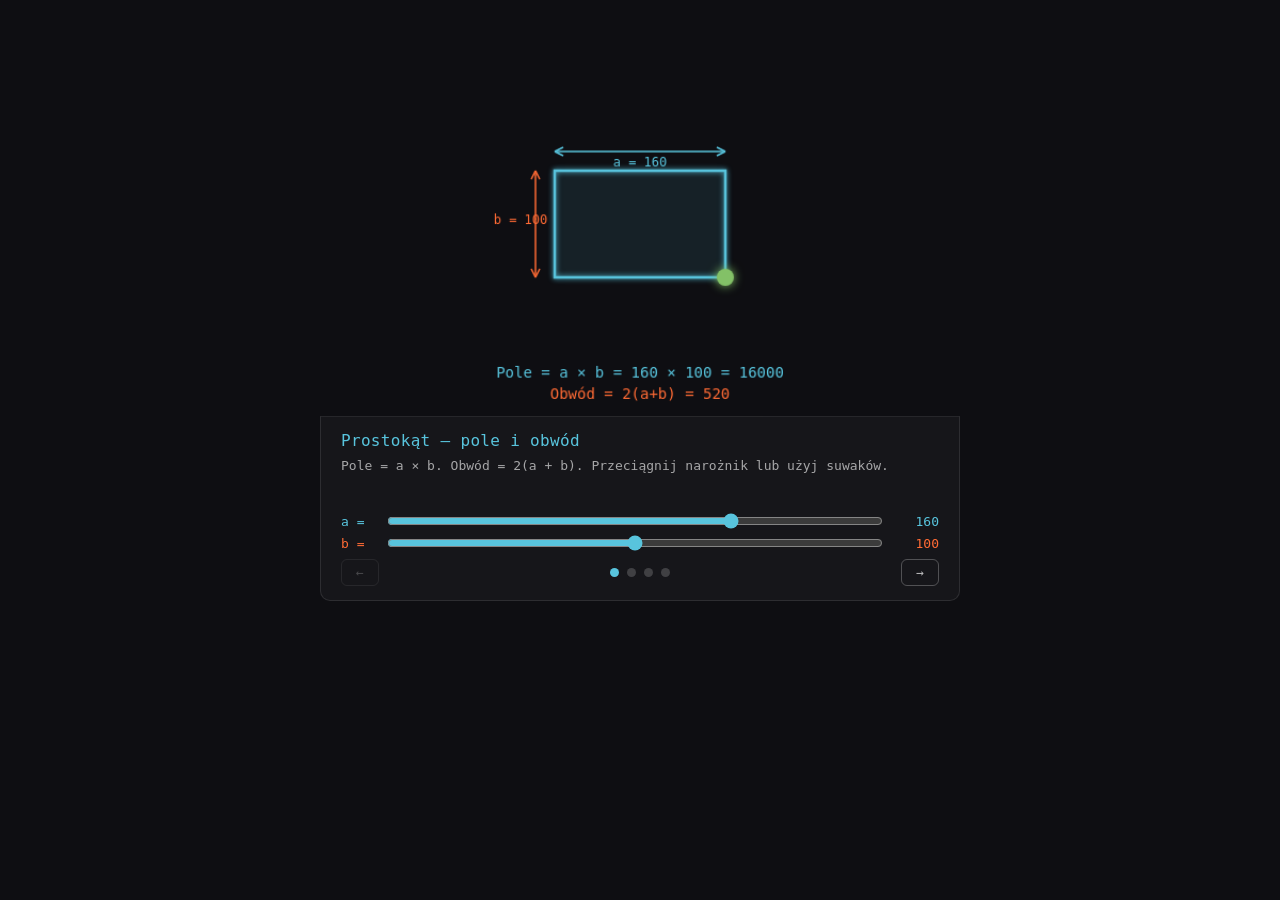
<file: resources/area_perimeter/area-perimeter-explorer.html>
<!DOCTYPE html>
<html lang="pl">
<head>
<meta charset="UTF-8">
<meta name="viewport" content="width=device-width, initial-scale=1.0">
<title>Pole i obwód</title>
</head>
<body>
<script type="module">
import { VizCore, T, COLORS } from '../lib/viz-core.js';

const { cv, cx, W, H, getCanvasPos } = VizCore.init({
  title: T('Pole i obwód', 'Area & Perimeter'),
  H: 360,
  stages: [
    // ── Stage 0: Rectangle ───────────────────────────────────────
    {
      title: () => T('Prostokąt — pole i obwód', 'Rectangle — area and perimeter'),
      desc:  () => T(
        'Pole = a × b. Obwód = 2(a + b). Przeciągnij narożnik lub użyj suwaków.',
        'Area = a × b. Perimeter = 2(a + b). Drag the corner or use sliders.'
      ),
      sliders: [
        { id: 'a', lbl: 'a', color: COLORS.CYAN,   min: 20, max: 220, step: 1, val: 160 },
        { id: 'b', lbl: 'b', color: COLORS.ORANGE, min: 20, max: 180, step: 1, val: 100 },
      ],
      draw(cx, W, H, vals) {
        const a = vals.a, b = vals.b;
        const x0 = W / 2 - a / 2, y0 = H / 2 - b / 2;

        cx.fillStyle = 'rgba(88,196,221,0.1)';
        cx.fillRect(x0, y0, a, b);
        cx.strokeStyle = COLORS.CYAN; cx.lineWidth = 2.5;
        cx.shadowColor = COLORS.CYAN; cx.shadowBlur = 5;
        cx.strokeRect(x0, y0, a, b);
        cx.shadowBlur = 0;

        // Dimension arrows
        drawDimArrow(cx, x0, y0 - 18, x0 + a, y0 - 18, COLORS.CYAN, 'a = ' + a);
        drawDimArrow(cx, x0 - 18, y0, x0 - 18, y0 + b, COLORS.ORANGE, 'b = ' + b);

        // Draggable corner dot
        cx.beginPath(); cx.arc(x0 + a, y0 + b, 8, 0, Math.PI * 2);
        cx.fillStyle = COLORS.GREEN; cx.shadowColor = COLORS.GREEN;
        cx.shadowBlur = 10; cx.fill(); cx.shadowBlur = 0;

        cx.font = '14px monospace'; cx.textAlign = 'center';
        cx.fillStyle = COLORS.CYAN;
        cx.fillText('Pole = a × b = ' + a + ' × ' + b + ' = ' + (a * b), W / 2, H - 36);
        cx.fillStyle = COLORS.ORANGE;
        cx.fillText('Obwód = 2(a+b) = ' + 2 * (a + b), W / 2, H - 16);
      },
    },

    // ── Stage 1: Triangle ────────────────────────────────────────
    {
      title: () => T('Trójkąt — pole i obwód', 'Triangle — area and perimeter'),
      desc:  () => T(
        'Pole trójkąta = ½ × podstawa × wysokość. Wysokość to prostopadła do podstawy.',
        'Area of triangle = ½ × base × height. Height is perpendicular to the base.'
      ),
      sliders: [
        { id: 'base', lbl: 'a',  color: COLORS.CYAN,   min: 60,  max: 280, step: 1, val: 200 },
        { id: 'h',    lbl: 'h',  color: COLORS.ORANGE, min: 30,  max: 200, step: 1, val: 120 },
        { id: 'off',  lbl: '←→', color: COLORS.YELLOW, min: -80, max: 80,  step: 1, val: 0 },
      ],
      draw(cx, W, H, vals) {
        const base = vals.base, h = vals.h, off = vals.off;
        const bx = W / 2 - base / 2, by = H / 2 + h / 2;
        const tx = W / 2 + off, ty = by - h;

        cx.beginPath(); cx.moveTo(bx, by); cx.lineTo(bx + base, by); cx.lineTo(tx, ty); cx.closePath();
        cx.fillStyle = 'rgba(255,107,53,0.1)'; cx.fill();
        cx.strokeStyle = COLORS.ORANGE; cx.lineWidth = 2.5;
        cx.shadowColor = COLORS.ORANGE; cx.shadowBlur = 5; cx.stroke(); cx.shadowBlur = 0;

        // Height line
        cx.beginPath(); cx.moveTo(tx, ty); cx.lineTo(tx, by);
        cx.strokeStyle = 'rgba(255,209,102,0.6)'; cx.lineWidth = 1.5; cx.setLineDash([4,3]); cx.stroke(); cx.setLineDash([]);
        // Right angle at foot
        cx.beginPath(); cx.moveTo(tx + 8, by); cx.lineTo(tx + 8, by - 8); cx.lineTo(tx, by - 8);
        cx.strokeStyle = COLORS.YELLOW; cx.lineWidth = 1.5; cx.stroke();

        // Labels
        drawDimArrow(cx, bx, by + 18, bx + base, by + 18, COLORS.CYAN, 'a = ' + base);
        cx.font = '12px monospace'; cx.textAlign = 'left';
        cx.fillStyle = COLORS.YELLOW; cx.fillText('h = ' + h, tx + 14, (ty + by) / 2);

        const sides = [
          Math.hypot(tx - bx, ty - by),
          Math.hypot(tx - (bx + base), ty - by),
          base,
        ];
        const perim = sides.reduce((a, b) => a + b, 0);

        cx.font = '13px monospace'; cx.textAlign = 'center';
        cx.fillStyle = COLORS.ORANGE;
        cx.fillText('Pole = ½ × ' + base + ' × ' + h + ' = ' + (base * h / 2), W / 2, H - 36);
        cx.fillStyle = COLORS.CYAN;
        cx.fillText('Obwód = ' + Math.round(perim), W / 2, H - 16);
      },
    },

    // ── Stage 2: Circle ──────────────────────────────────────────
    {
      title: () => T('Koło — pole i obwód', 'Circle — area and circumference'),
      desc:  () => T(
        'Obwód (długość okręgu) = 2πr. Pole koła = πr². Liczba π ≈ 3.14159... łączy promień z polem i obwodem.',
        'Circumference = 2πr. Area of circle = πr². The number π ≈ 3.14159... links radius to area and circumference.'
      ),
      sliders: [
        { id: 'r', lbl: 'r', color: COLORS.CYAN, min: 20, max: 130, step: 1, val: 80 },
      ],
      draw(cx, W, H, vals) {
        const r = vals.r;
        const CX = W / 2, CY = H / 2;

        cx.beginPath(); cx.arc(CX, CY, r, 0, Math.PI * 2);
        cx.fillStyle = 'rgba(88,196,221,0.1)'; cx.fill();
        cx.strokeStyle = COLORS.CYAN; cx.lineWidth = 2.5;
        cx.shadowColor = COLORS.CYAN; cx.shadowBlur = 6; cx.stroke(); cx.shadowBlur = 0;

        // Radius line
        cx.beginPath(); cx.moveTo(CX, CY); cx.lineTo(CX + r, CY);
        cx.strokeStyle = COLORS.YELLOW; cx.lineWidth = 2; cx.stroke();
        cx.font = '12px monospace'; cx.textAlign = 'center';
        cx.fillStyle = COLORS.YELLOW; cx.fillText('r = ' + r, CX + r / 2, CY - 10);

        // Centre dot
        cx.beginPath(); cx.arc(CX, CY, 4, 0, Math.PI * 2);
        cx.fillStyle = COLORS.ORANGE; cx.fill();

        // "Unroll" circumference visualisation (bar at bottom)
        const circ = 2 * Math.PI * r;
        const barY = H - 30, barX = W / 2 - circ / 2;
        cx.fillStyle = 'rgba(88,196,221,0.2)';
        cx.fillRect(barX, barY - 10, circ, 12);
        cx.strokeStyle = COLORS.CYAN; cx.lineWidth = 1; cx.strokeRect(barX, barY - 10, circ, 12);
        cx.font = '11px monospace'; cx.textAlign = 'center';
        cx.fillStyle = 'rgba(255,255,255,0.4)'; cx.fillText('← 2πr = ' + Math.round(circ) + ' →', W / 2, barY + 12);

        cx.font = '13px monospace';
        cx.fillStyle = COLORS.CYAN;
        cx.fillText('Pole = πr² = ' + Math.round(Math.PI * r * r), W / 2, 22);
        cx.fillStyle = COLORS.ORANGE;
        cx.fillText('Obwód = 2πr = ' + Math.round(circ), W / 2, 40);
      },
    },

    // ── Stage 3: Composite shapes ────────────────────────────────
    {
      title: () => T('Figury złożone', 'Composite shapes'),
      desc:  () => T(
        'Pole figury złożonej = suma lub różnica pól prostszych figur. Przykład: prostokąt z wyciętym kołem.',
        'Area of composite shape = sum or difference of simpler areas. Example: rectangle with a circular cutout.'
      ),
      sliders: [
        { id: 'a', lbl: 'a', color: COLORS.CYAN,   min: 80,  max: 300, step: 1, val: 200 },
        { id: 'b', lbl: 'b', color: COLORS.ORANGE, min: 60,  max: 200, step: 1, val: 120 },
        { id: 'r', lbl: 'r', color: COLORS.GREEN,  min: 10,  max: 55,  step: 1, val: 35 },
      ],
      draw(cx, W, H, vals) {
        const a = vals.a, b = vals.b, r = Math.min(vals.r, b / 2 - 5, a / 2 - 5);
        const x0 = W / 2 - a / 2, y0 = H / 2 - b / 2;
        const CX = W / 2, CY = H / 2;

        // Rectangle with hole
        cx.beginPath();
        cx.rect(x0, y0, a, b);
        cx.arc(CX, CY, r, 0, Math.PI * 2, true); // cutout (counter-clockwise)
        cx.fillStyle = 'rgba(88,196,221,0.12)'; cx.fill('evenodd');
        cx.strokeStyle = COLORS.CYAN; cx.lineWidth = 2; cx.stroke();

        cx.strokeStyle = COLORS.GREEN; cx.lineWidth = 2;
        cx.beginPath(); cx.arc(CX, CY, r, 0, Math.PI * 2); cx.stroke();

        // Labels
        drawDimArrow(cx, x0, y0 - 14, x0 + a, y0 - 14, COLORS.CYAN, 'a=' + a);
        drawDimArrow(cx, x0 - 14, y0, x0 - 14, y0 + b, COLORS.ORANGE, 'b=' + b);
        cx.font = '11px monospace'; cx.textAlign = 'center';
        cx.fillStyle = COLORS.GREEN; cx.fillText('r=' + r, CX, CY - r - 8);

        const area = a * b - Math.PI * r * r;
        cx.font = '13px monospace';
        cx.fillStyle = COLORS.CYAN;
        cx.fillText('Pole = a×b − πr²', W / 2, H - 34);
        cx.fillStyle = COLORS.GREEN;
        cx.fillText('= ' + a * b + ' − ' + Math.round(Math.PI * r * r) + ' = ' + Math.round(area), W / 2, H - 14);
      },
    },
  ],
});

// ── Drag corner for rectangle (stage 0) ──────────────────────────
let dragging = false;
cv.classList.add('draggable');

function onDown(e) {
  // approximate: just enable drag anywhere for simplicity
  dragging = true;
  if (e.preventDefault) e.preventDefault();
}
function onUp() { dragging = false; }
cv.addEventListener('mouseup', onUp);
cv.addEventListener('mouseleave', onUp);
cv.addEventListener('touchend', onUp);

// ── Dimension arrow helper ────────────────────────────────────────
function drawDimArrow(cx, x1, y1, x2, y2, col, label) {
  cx.beginPath(); cx.moveTo(x1, y1); cx.lineTo(x2, y2);
  cx.strokeStyle = col; cx.lineWidth = 1.5; cx.stroke();
  const dx = x2 - x1, dy = y2 - y1, len = Math.hypot(dx, dy);
  const ux = dx / len, uy = dy / len;
  [[x1, y1], [x2, y2]].forEach(([x, y], i) => {
    const dir = i === 0 ? 1 : -1;
    cx.beginPath(); cx.moveTo(x, y);
    cx.lineTo(x + dir * ux * 8 + uy * 4, y + dir * uy * 8 - ux * 4);
    cx.moveTo(x, y);
    cx.lineTo(x + dir * ux * 8 - uy * 4, y + dir * uy * 8 + ux * 4);
    cx.strokeStyle = col; cx.lineWidth = 1.5; cx.stroke();
  });
  cx.font = '12px monospace'; cx.textAlign = 'center';
  cx.fillStyle = col;
  const nx = -(y2 - y1) / len, ny = (x2 - x1) / len;
  cx.fillText(label, (x1 + x2) / 2 + nx * 14, (y1 + y2) / 2 + ny * 14);
}
</script>
</body>
</html>
</file>
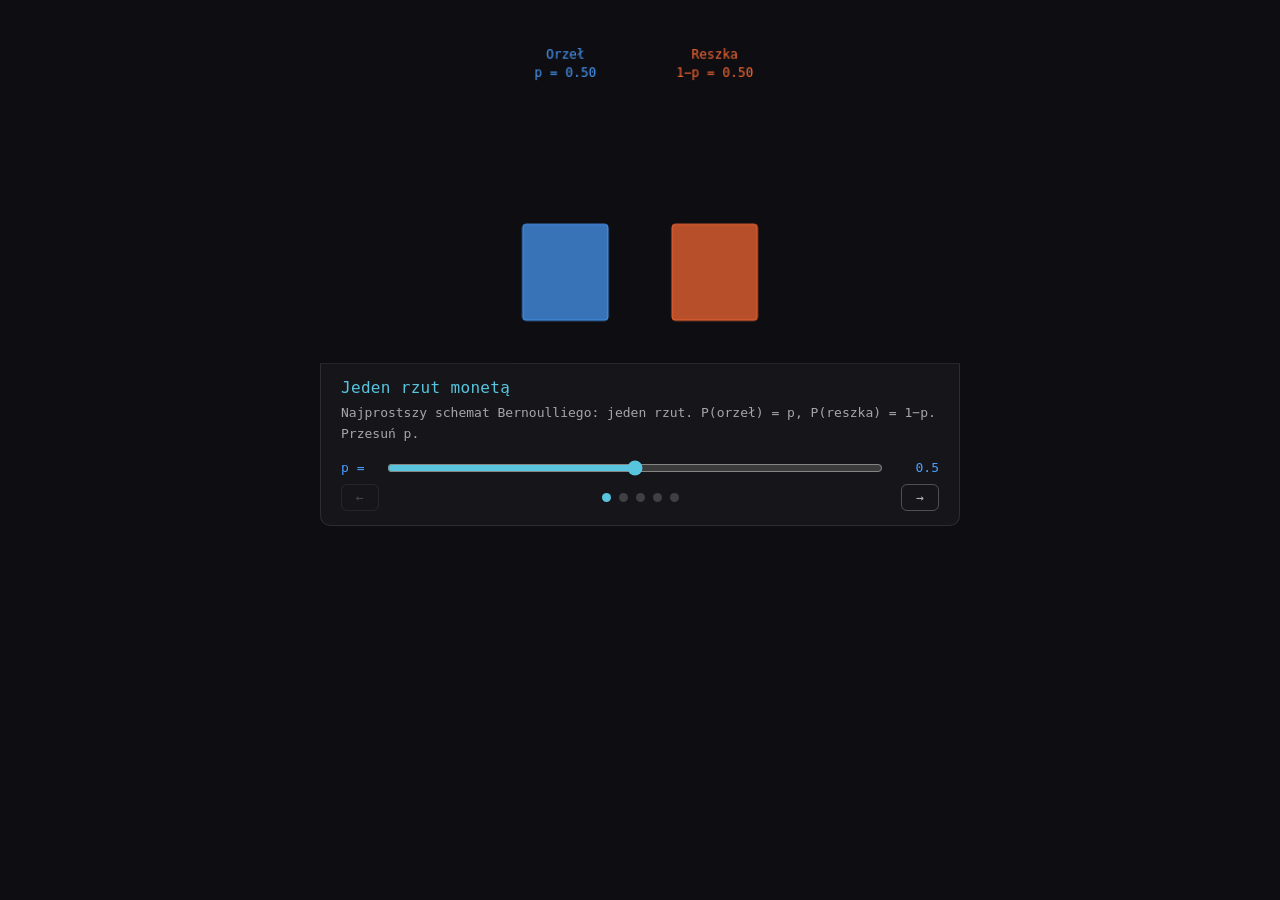
<file: resources/bernoulli/bernoulli-explorer.html>
<!DOCTYPE html>
<html lang="pl">
<head>
<meta charset="UTF-8">
<meta name="viewport" content="width=device-width, initial-scale=1.0">
<title>Schemat Bernoulliego — Bernoulli Explorer</title>
<style>
  * { box-sizing: border-box; margin: 0; padding: 0; }
  body { background: #0e0e12; font-family: monospace; display: flex; justify-content: center; padding: 2rem 1rem; min-height: 100vh; }
  .wrap { width: 100%; max-width: 640px; }
  canvas { width: 100%; display: block; border-radius: 10px 10px 0 0; }
  .panel { background: #16161a; border: 0.5px solid rgba(255,255,255,.1); border-top: 0.5px solid rgba(255,255,255,.07); border-radius: 0 0 10px 10px; padding: .875rem 1.25rem; }
  #qf { margin: 0 0 5px; font-size: 16px; font-weight: 500; color: #58C4DD; letter-spacing: .02em; }
  #qd { margin: 0 0 10px; font-size: 13px; line-height: 1.65; color: rgba(255,255,255,.62); min-height: 48px; }
  .sliders { display: flex; flex-direction: column; gap: 6px; margin-bottom: 8px; }
  .slider-row { display: flex; align-items: center; gap: 10px; font-size: 13px; color: rgba(255,255,255,.45); }
  .slider-row span.lbl { font-family: monospace; min-width: 36px; }
  .slider-row input[type=range] { flex: 1; accent-color: #58C4DD; }
  .slider-row span.val { font-family: monospace; min-width: 46px; text-align: right; }
  .nav { display: flex; align-items: center; justify-content: space-between; }
  button { background: transparent; border: 0.5px solid rgba(255,255,255,.25); color: rgba(255,255,255,.7); padding: 5px 14px; font-size: 13px; border-radius: 6px; cursor: pointer; font-family: monospace; transition: background .15s; }
  button:hover { background: rgba(255,255,255,.08); }
  button:disabled { opacity: .3; cursor: default; }
  #qdots { display: flex; gap: 8px; }
  .dot { width: 9px; height: 9px; border-radius: 50%; display: inline-block; cursor: pointer; background: rgba(255,255,255,.18); transition: background .2s; }
  .dot.active { background: #58C4DD; }
  #sliders-wrap { min-height: 0; }
</style>
</head>
<body>
<div class="wrap">
  <canvas id="cv" width="600" height="310"></canvas>
  <div class="panel">
    <p id="qf"></p>
    <p id="qd"></p>
    <div id="sliders-wrap"></div>
    <div class="nav">
      <button id="qprev">&larr;</button>
      <div id="qdots"></div>
      <button id="qnext">&rarr;</button>
    </div>
  </div>
</div>

<script>
(function(){
  const cv = document.getElementById('cv');
  const cx = cv.getContext('2d');
  const W = 600, H = 310;

  const LANG = new URLSearchParams(window.location.search).get('lang') || 'pl';
  const T = (pl, en) => LANG === 'pl' ? pl : en;

  const COL_HEAD = '#4a9eff';
  const COL_TAIL = '#FF6B35';
  const COL_HL = '#58C4DD';
  const COL_FORMULA = '#83C167';
  const COL_SHADE = '#FFD166';
  const COL_MEAN = '#E07090';

  let stage = 0;
  let prob = 0.5;
  let nTrials = 4;
  let kSuccess = 2;
  let kThresh = 3;

  function clear() { cx.fillStyle = '#0e0e12'; cx.fillRect(0, 0, W, H); }

  function roundRect(ctx, x, y, w, h, r) {
    ctx.beginPath(); ctx.moveTo(x+r,y); ctx.lineTo(x+w-r,y); ctx.quadraticCurveTo(x+w,y,x+w,y+r);
    ctx.lineTo(x+w,y+h-r); ctx.quadraticCurveTo(x+w,y+h,x+w-r,y+h);
    ctx.lineTo(x+r,y+h); ctx.quadraticCurveTo(x,y+h,x,y+h-r);
    ctx.lineTo(x,y+r); ctx.quadraticCurveTo(x,y,x+r,y); ctx.closePath();
  }

  function infoBox(text, sx, sy, col) {
    cx.save(); cx.font = '12px monospace';
    const w = cx.measureText(text).width + 14;
    cx.fillStyle = 'rgba(14,14,18,0.85)'; cx.strokeStyle = col + '40'; cx.lineWidth = 1;
    roundRect(cx, sx - w/2, sy - 10, w, 22, 4); cx.fill(); cx.stroke();
    cx.fillStyle = col; cx.textAlign = 'center'; cx.fillText(text, sx, sy + 4); cx.restore();
  }

  function factorial(n) { let r = 1; for (let i = 2; i <= n; i++) r *= i; return r; }
  function comb(n, k) { if (k < 0 || k > n) return 0; return factorial(n) / (factorial(k) * factorial(n - k)); }
  function bernoulli(n, k, p) { return comb(n, k) * Math.pow(p, k) * Math.pow(1 - p, n - k); }

  function drawBar(x, y, w, h, col, alpha) {
    cx.save(); cx.globalAlpha = alpha;
    cx.fillStyle = col; roundRect(cx, x, y, w, h, 3); cx.fill();
    cx.strokeStyle = col; cx.globalAlpha = Math.min(1, alpha + 0.2); cx.lineWidth = 1;
    roundRect(cx, x, y, w, h, 3); cx.stroke();
    cx.restore();
  }

  function drawHistogram(n, p, ox, oy, maxW, maxH, highlightK, shadeFrom) {
    const barW = Math.min(40, (maxW - 10) / (n + 1) - 4);
    const gap = (maxW - (n + 1) * barW) / (n + 2);
    let maxP = 0;
    for (let k = 0; k <= n; k++) maxP = Math.max(maxP, bernoulli(n, k, p));
    if (maxP === 0) maxP = 1;

    for (let k = 0; k <= n; k++) {
      const pk = bernoulli(n, k, p);
      const bh = (pk / maxP) * maxH * 0.85;
      const bx = ox + gap + k * (barW + gap);
      const by = oy - bh;

      let col = COL_HL;
      let alpha = 0.5;
      if (highlightK !== undefined && k === highlightK) { col = COL_SHADE; alpha = 0.9; }
      if (shadeFrom !== undefined && k >= shadeFrom) { col = COL_SHADE; alpha = 0.8; }

      drawBar(bx, by, barW, bh, col, alpha);

      cx.fillStyle = 'rgba(255,255,255,0.4)'; cx.font = '9px monospace'; cx.textAlign = 'center';
      cx.fillText(k, bx + barW / 2, oy + 12);
      if (bh > 14) {
        cx.fillStyle = 'rgba(255,255,255,0.7)'; cx.font = '8px monospace';
        cx.fillText(pk.toFixed(3), bx + barW / 2, by - 4);
      }
    }

    // x-axis label
    cx.fillStyle = 'rgba(255,255,255,0.3)'; cx.font = '10px monospace'; cx.textAlign = 'center';
    cx.fillText('k (' + T('sukcesy','successes') + ')', ox + maxW / 2, oy + 24);
  }

  const stages = [
    {
      title: () => T('Jeden rzut monet\u0105', 'One coin flip'),
      desc: () => T(
        'Najprostszy schemat Bernoulliego: jeden rzut. P(orze\u0142) = p, P(reszka) = 1\u2212p. Przesu\u0144 p.',
        'Simplest Bernoulli trial: one flip. P(heads) = p, P(tails) = 1\u2212p. Slide p.'
      ),
      sliders: [
        { id: 'prob', lbl: 'p', color: COL_HEAD, min: 0, max: 1, step: 0.05, val: () => prob },
      ],
      draw() {
        const barW = 80, maxH = 180;
        const oy = H - 40;
        const hH = prob * maxH;
        const tH = (1 - prob) * maxH;

        // Heads bar
        const hx = W / 2 - barW - 30;
        drawBar(hx, oy - hH, barW, hH, COL_HEAD, 0.7);
        cx.fillStyle = COL_HEAD; cx.font = '12px monospace'; cx.textAlign = 'center';
        cx.fillText(T('Orze\u0142','Heads'), hx + barW / 2, 25);
        cx.fillText('p = ' + prob.toFixed(2), hx + barW / 2, 42);

        // Tails bar
        const tx = W / 2 + 30;
        drawBar(tx, oy - tH, barW, tH, COL_TAIL, 0.7);
        cx.fillStyle = COL_TAIL; cx.font = '12px monospace'; cx.textAlign = 'center';
        cx.fillText(T('Reszka','Tails'), tx + barW / 2, 25);
        cx.fillText('1\u2212p = ' + (1 - prob).toFixed(2), tx + barW / 2, 42);
      }
    },
    {
      title: () => T('4 rzuty \u2014 histogram', '4 flips \u2014 histogram'),
      desc: () => T(
        '4 rzuty = 2\u2074 = 16 mo\u017Cliwych wynik\u00F3w. Grupujemy wg liczby or\u0142\u00F3w. Powstaje histogram \u2014 rozk\u0142ad dwumianowy.',
        '4 flips = 2\u2074 = 16 possible outcomes. Group by number of heads. A histogram forms \u2014 the binomial distribution.'
      ),
      sliders: [
        { id: 'prob', lbl: 'p', color: COL_HEAD, min: 0, max: 1, step: 0.05, val: () => prob },
      ],
      draw() {
        drawHistogram(4, prob, 30, H - 40, W - 60, H - 70);
        infoBox('n=4, p=' + prob.toFixed(2) + '  |  2\u2074 = 16 ' + T('wynik\u00F3w','outcomes'), W / 2, 20, COL_HL);

        // Show outcome counts
        cx.fillStyle = 'rgba(255,255,255,0.25)'; cx.font = '9px monospace'; cx.textAlign = 'left';
        const counts = [1, 4, 6, 4, 1];
        cx.fillText('C(4,k): ' + counts.join(', '), 14, H - 14);
      }
    },
    {
      title: () => T('Wz\u00F3r Bernoulliego', 'Bernoulli formula'),
      desc: () => T(
        'P(k) = C(n,k) \u00B7 p\u1D4F \u00B7 (1\u2212p)\u207F\u207B\u1D4F. C(n,k) liczy ILE spos\u00F3b\u00F3w, p\u1D4F to szansa sukces\u00F3w, (1\u2212p)\u207F\u207B\u1D4F to szansa pora\u017Cek.',
        'P(k) = C(n,k) \u00B7 p\u1D4F \u00B7 (1\u2212p)\u207F\u207B\u1D4F. C(n,k) counts HOW MANY ways, p\u1D4F is success chance, (1\u2212p)\u207F\u207B\u1D4F is failure chance.'
      ),
      sliders: [
        { id: 'nTrials', lbl: 'n', color: COL_HL, min: 1, max: 10, step: 1, val: () => nTrials },
        { id: 'kSuccess', lbl: 'k', color: COL_SHADE, min: 0, max: 10, step: 1, val: () => kSuccess },
        { id: 'prob', lbl: 'p', color: COL_HEAD, min: 0, max: 1, step: 0.05, val: () => prob },
      ],
      draw() {
        const k = Math.min(kSuccess, nTrials);
        const c = comb(nTrials, k);
        const pk = Math.pow(prob, k);
        const qnk = Math.pow(1 - prob, nTrials - k);
        const result = c * pk * qnk;

        // colored formula breakdown
        const y = 30;
        cx.font = '13px monospace'; cx.textAlign = 'center';
        const parts = [
          { txt: 'P(' + k + ') = ', col: 'rgba(255,255,255,0.7)' },
          { txt: 'C(' + nTrials + ',' + k + ')', col: COL_FORMULA },
          { txt: ' \u00B7 ', col: 'rgba(255,255,255,0.5)' },
          { txt: prob.toFixed(2) + '^' + k, col: COL_HEAD },
          { txt: ' \u00B7 ', col: 'rgba(255,255,255,0.5)' },
          { txt: (1-prob).toFixed(2) + '^' + (nTrials - k), col: COL_TAIL },
        ];
        let totalW = 0;
        parts.forEach(p => { totalW += cx.measureText(p.txt).width; });
        let curX = W / 2 - totalW / 2;
        parts.forEach(p => {
          cx.fillStyle = p.col;
          cx.textAlign = 'left';
          cx.fillText(p.txt, curX, y);
          curX += cx.measureText(p.txt).width;
        });

        // numeric breakdown
        cx.font = '12px monospace'; cx.textAlign = 'center';
        cx.fillStyle = COL_FORMULA; cx.fillText('C(' + nTrials + ',' + k + ') = ' + c, W * 0.2, y + 30);
        cx.fillStyle = COL_HEAD; cx.fillText(prob.toFixed(2) + '^' + k + ' = ' + pk.toFixed(4), W * 0.5, y + 30);
        cx.fillStyle = COL_TAIL; cx.fillText((1-prob).toFixed(2) + '^' + (nTrials-k) + ' = ' + qnk.toFixed(4), W * 0.8, y + 30);

        infoBox('P(' + k + ') = ' + result.toFixed(4), W / 2, y + 55, COL_SHADE);

        // histogram with highlighted bar
        drawHistogram(nTrials, prob, 30, H - 30, W - 60, H - 120, k);
      }
    },
    {
      title: () => T('Suwaki n i p', 'Sliders for n and p'),
      desc: () => T(
        'Przesu\u0144 n (1\u201320) i p (0\u20131). Obserwuj, jak histogram zmienia kszta\u0142t. Warto\u015B\u0107 oczekiwana E = n\u00B7p (czerwona kreska).',
        'Slide n (1\u201320) and p (0\u20131). Watch the histogram change shape. Expected value E = n\u00B7p (red line).'
      ),
      sliders: [
        { id: 'nTrials', lbl: 'n', color: COL_HL, min: 1, max: 20, step: 1, val: () => nTrials },
        { id: 'prob', lbl: 'p', color: COL_HEAD, min: 0, max: 1, step: 0.05, val: () => prob },
      ],
      draw() {
        drawHistogram(nTrials, prob, 30, H - 40, W - 60, H - 70);

        // mean line
        const mean = nTrials * prob;
        const barW = Math.min(40, (W - 70) / (nTrials + 1) - 4);
        const gap = (W - 60 - (nTrials + 1) * barW) / (nTrials + 2);
        const meanX = 30 + gap + mean * (barW + gap) + barW / 2;
        if (meanX > 30 && meanX < W - 30) {
          cx.strokeStyle = COL_MEAN; cx.lineWidth = 2; cx.setLineDash([4, 3]);
          cx.beginPath(); cx.moveTo(meanX, 30); cx.lineTo(meanX, H - 40); cx.stroke(); cx.setLineDash([]);
        }

        infoBox('E = n\u00B7p = ' + nTrials + '\u00B7' + prob.toFixed(2) + ' = ' + mean.toFixed(1), W / 2, 20, COL_MEAN);
      }
    },
    {
      title: () => T('P(X \u2265 k) \u2014 "co najmniej"', 'P(X \u2265 k) \u2014 "at least"'),
      desc: () => T(
        'P(X \u2265 k) = 1 \u2212 P(X < k). Zacieniowane s\u0142upki to prawdopodobie\u0144stwo "co najmniej k sukces\u00F3w". Przesu\u0144 k.',
        'P(X \u2265 k) = 1 \u2212 P(X < k). The shaded bars are the probability of "at least k successes". Slide k.'
      ),
      sliders: [
        { id: 'nTrials', lbl: 'n', color: COL_HL, min: 1, max: 20, step: 1, val: () => nTrials },
        { id: 'prob', lbl: 'p', color: COL_HEAD, min: 0, max: 1, step: 0.05, val: () => prob },
        { id: 'kThresh', lbl: 'k', color: COL_SHADE, min: 0, max: 20, step: 1, val: () => kThresh },
      ],
      draw() {
        const k = Math.min(kThresh, nTrials);
        drawHistogram(nTrials, prob, 30, H - 40, W - 60, H - 80, undefined, k);

        let pAtLeast = 0;
        for (let i = k; i <= nTrials; i++) pAtLeast += bernoulli(nTrials, i, prob);

        infoBox('P(X \u2265 ' + k + ') = ' + pAtLeast.toFixed(4), W / 2, 20, COL_SHADE);
        cx.fillStyle = 'rgba(255,255,255,0.35)'; cx.font = '10px monospace'; cx.textAlign = 'center';
        cx.fillText('= 1 \u2212 P(X < ' + k + ') = 1 \u2212 ' + (1 - pAtLeast).toFixed(4), W / 2, 42);
      }
    },
  ];

  // ── Slider management ────────────────────────────────────────
  const slWrap = document.getElementById('sliders-wrap');

  function buildSliders(defs) {
    let html = '<div class="sliders">';
    defs.forEach(s => {
      const v = typeof s.val === 'function' ? s.val() : s.val;
      html += `<div class="slider-row">
        <span class="lbl" style="color:${s.color}">${s.lbl} =</span>
        <input type="range" id="s_${s.id}" min="${s.min}" max="${s.max}" step="${s.step}" value="${v}">
        <span class="val" id="v_${s.id}" style="color:${s.color}"></span>
      </div>`;
    });
    html += '</div>';
    slWrap.innerHTML = html;

    defs.forEach(s => {
      const el = document.getElementById('s_' + s.id);
      document.getElementById('v_' + s.id).textContent = (+el.value).toFixed(s.step < 1 ? 1 : 0);
      el.addEventListener('input', function() {
        const v = +this.value;
        document.getElementById('v_' + s.id).textContent = v.toFixed(s.step < 1 ? 1 : 0);
        if (s.id === 'prob') prob = v;
        if (s.id === 'nTrials') {
          nTrials = v;
          const kSEl = document.getElementById('s_kSuccess');
          if (kSEl) {
            kSEl.max = nTrials;
            if (kSuccess > nTrials) {
              kSuccess = nTrials;
              kSEl.value = kSuccess;
              document.getElementById('v_kSuccess').textContent = kSuccess.toFixed(0);
            }
          }
          const kTEl = document.getElementById('s_kThresh');
          if (kTEl) {
            kTEl.max = nTrials;
            if (kThresh > nTrials) {
              kThresh = nTrials;
              kTEl.value = kThresh;
              document.getElementById('v_kThresh').textContent = kThresh.toFixed(0);
            }
          }
        }
        if (s.id === 'kSuccess') kSuccess = v;
        if (s.id === 'kThresh') kThresh = v;
      });
    });
  }

  // ── Navigation ───────────────────────────────────────────────
  const prevBtn = document.getElementById('qprev');
  const nextBtn = document.getElementById('qnext');
  const dotsEl  = document.getElementById('qdots');
  const titleEl = document.getElementById('qf');
  const descEl  = document.getElementById('qd');

  function goTo(idx) {
    stage = Math.max(0, Math.min(stages.length - 1, idx));
    const s = stages[stage];
    titleEl.textContent = s.title();
    descEl.textContent = s.desc();
    if (s.sliders && s.sliders.length) buildSliders(s.sliders);
    else slWrap.innerHTML = '';
    prevBtn.disabled = stage === 0;
    nextBtn.disabled = stage === stages.length - 1;
    renderDots();
  }

  function renderDots() {
    dotsEl.innerHTML = stages.map((_, i) =>
      `<span class="dot${i === stage ? ' active' : ''}" data-i="${i}"></span>`
    ).join('');
    dotsEl.querySelectorAll('.dot').forEach(d =>
      d.addEventListener('click', () => goTo(+d.dataset.i))
    );
  }

  prevBtn.addEventListener('click', () => goTo(stage - 1));
  nextBtn.addEventListener('click', () => goTo(stage + 1));

  function tick() {
    clear(); stages[stage].draw();
    requestAnimationFrame(tick);
  }

  goTo(0);
  tick();
})();
</script>
</body>
</html>
</file>
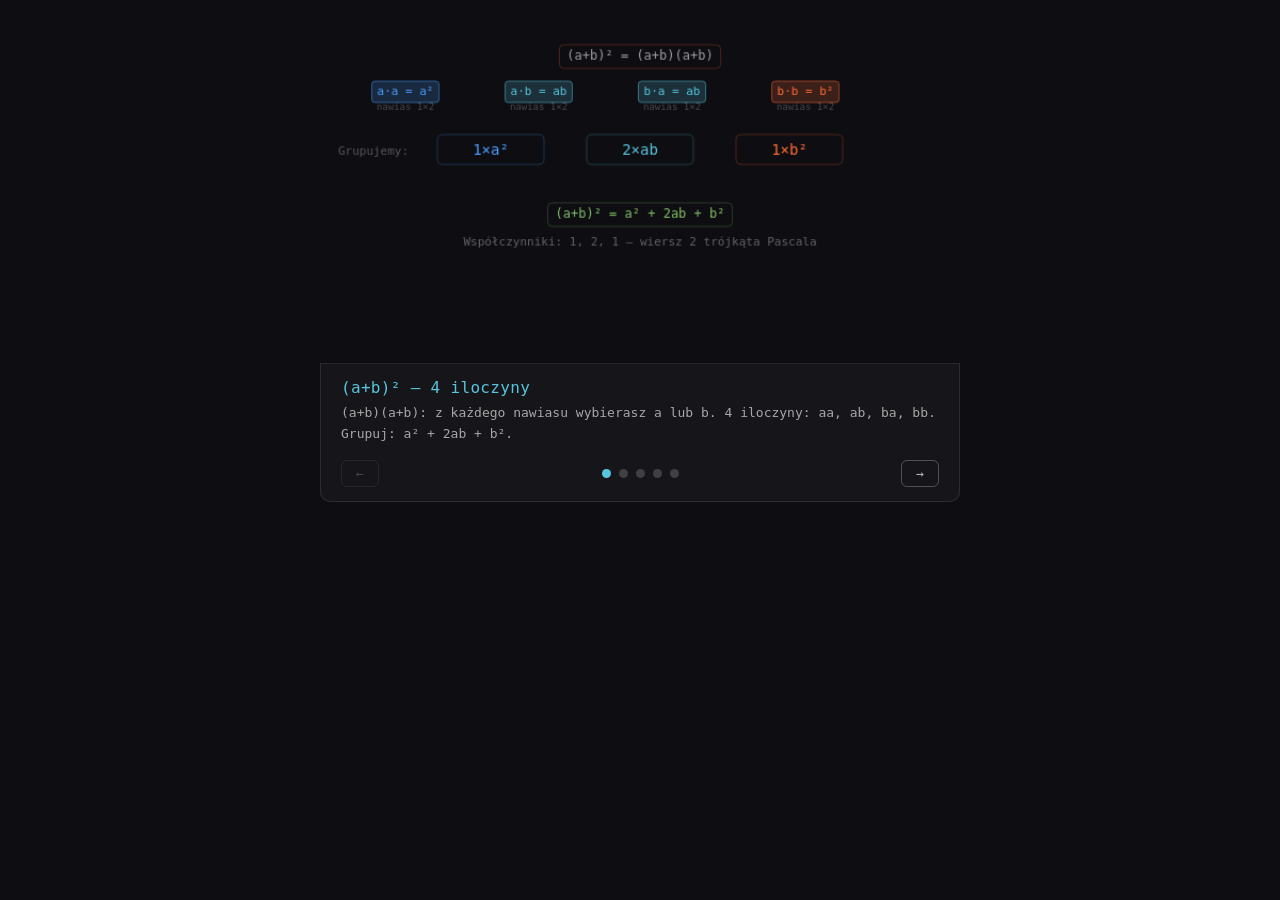
<file: resources/binom_theorem/binomial-explorer.html>
<!DOCTYPE html>
<html lang="pl">
<head>
<meta charset="UTF-8">
<meta name="viewport" content="width=device-width, initial-scale=1.0">
<title>Dwumian Newtona — Binomial Theorem Explorer</title>
<style>
  * { box-sizing: border-box; margin: 0; padding: 0; }
  body { background: #0e0e12; font-family: monospace; display: flex; justify-content: center; padding: 2rem 1rem; min-height: 100vh; }
  .wrap { width: 100%; max-width: 640px; }
  canvas { width: 100%; display: block; border-radius: 10px 10px 0 0; }
  .panel { background: #16161a; border: 0.5px solid rgba(255,255,255,.1); border-top: 0.5px solid rgba(255,255,255,.07); border-radius: 0 0 10px 10px; padding: .875rem 1.25rem; }
  #qf { margin: 0 0 5px; font-size: 16px; font-weight: 500; color: #58C4DD; letter-spacing: .02em; }
  #qd { margin: 0 0 10px; font-size: 13px; line-height: 1.65; color: rgba(255,255,255,.62); min-height: 48px; }
  .sliders { display: flex; flex-direction: column; gap: 6px; margin-bottom: 8px; }
  .slider-row { display: flex; align-items: center; gap: 10px; font-size: 13px; color: rgba(255,255,255,.45); }
  .slider-row span.lbl { font-family: monospace; min-width: 36px; }
  .slider-row input[type=range] { flex: 1; accent-color: #58C4DD; }
  .slider-row span.val { font-family: monospace; min-width: 46px; text-align: right; }
  .nav { display: flex; align-items: center; justify-content: space-between; }
  button { background: transparent; border: 0.5px solid rgba(255,255,255,.25); color: rgba(255,255,255,.7); padding: 5px 14px; font-size: 13px; border-radius: 6px; cursor: pointer; font-family: monospace; transition: background .15s; }
  button:hover { background: rgba(255,255,255,.08); }
  button:disabled { opacity: .3; cursor: default; }
  #qdots { display: flex; gap: 8px; }
  .dot { width: 9px; height: 9px; border-radius: 50%; display: inline-block; cursor: pointer; background: rgba(255,255,255,.18); transition: background .2s; }
  .dot.active { background: #58C4DD; }
  #sliders-wrap { min-height: 0; }
</style>
</head>
<body>
<div class="wrap">
  <canvas id="cv" width="600" height="310"></canvas>
  <div class="panel">
    <p id="qf"></p>
    <p id="qd"></p>
    <div id="sliders-wrap"></div>
    <div class="nav">
      <button id="qprev">&larr;</button>
      <div id="qdots"></div>
      <button id="qnext">&rarr;</button>
    </div>
  </div>
</div>

<script>
(function(){
  const cv = document.getElementById('cv');
  const cx = cv.getContext('2d');
  const W = 600, H = 310;

  const LANG = new URLSearchParams(window.location.search).get('lang') || 'pl';
  const T = (pl, en) => LANG === 'pl' ? pl : en;

  const COL_A = '#4a9eff';
  const COL_B = '#FF6B35';
  const COL_HL = '#58C4DD';
  const COL_COEFF = '#83C167';
  const COL_TERM = '#FFD166';
  const COL_VAL = '#E07090';

  let stage = 0;
  let nPow = 3;
  let kTerm = 1;
  let xVal = 0.5;

  function clear() { cx.fillStyle = '#0e0e12'; cx.fillRect(0, 0, W, H); }

  function roundRect(ctx, x, y, w, h, r) {
    ctx.beginPath(); ctx.moveTo(x+r,y); ctx.lineTo(x+w-r,y); ctx.quadraticCurveTo(x+w,y,x+w,y+r);
    ctx.lineTo(x+w,y+h-r); ctx.quadraticCurveTo(x+w,y+h,x+w-r,y+h);
    ctx.lineTo(x+r,y+h); ctx.quadraticCurveTo(x,y+h,x,y+h-r);
    ctx.lineTo(x,y+r); ctx.quadraticCurveTo(x,y,x+r,y); ctx.closePath();
  }

  function infoBox(text, sx, sy, col) {
    cx.save(); cx.font = '12px monospace';
    const w = cx.measureText(text).width + 14;
    cx.fillStyle = 'rgba(14,14,18,0.85)'; cx.strokeStyle = col + '40'; cx.lineWidth = 1;
    roundRect(cx, sx - w/2, sy - 10, w, 22, 4); cx.fill(); cx.stroke();
    cx.fillStyle = col; cx.textAlign = 'center'; cx.fillText(text, sx, sy + 4); cx.restore();
  }

  function factorial(n) { let r = 1; for (let i = 2; i <= n; i++) r *= i; return r; }
  function comb(n, k) { if (k < 0 || k > n) return 0; return factorial(n) / (factorial(k) * factorial(n - k)); }

  function sup(n) {
    const s = { 0: '\u2070', 1: '\u00B9', 2: '\u00B2', 3: '\u00B3', 4: '\u2074', 5: '\u2075', 6: '\u2076', 7: '\u2077', 8: '\u2078', 9: '\u2079' };
    return String(n).split('').map(c => s[c] || c).join('');
  }

  function drawProductBox(text, x, y, col, highlight) {
    cx.save(); cx.font = '11px monospace';
    const w = cx.measureText(text).width + 10;
    cx.fillStyle = highlight ? col + '30' : 'rgba(255,255,255,0.04)';
    cx.strokeStyle = highlight ? col + '80' : 'rgba(255,255,255,0.12)';
    cx.lineWidth = 1;
    roundRect(cx, x - w/2, y - 9, w, 20, 3); cx.fill(); cx.stroke();
    cx.fillStyle = highlight ? col : 'rgba(255,255,255,0.5)';
    cx.textAlign = 'center'; cx.fillText(text, x, y + 4); cx.restore();
  }

  const stages = [
    {
      title: () => T('(a+b)\u00B2 \u2014 4 iloczyny', '(a+b)\u00B2 \u2014 4 products'),
      desc: () => T(
        '(a+b)(a+b): z ka\u017Cdego nawiasu wybierasz a lub b. 4 iloczyny: aa, ab, ba, bb. Grupuj: a\u00B2 + 2ab + b\u00B2.',
        '(a+b)(a+b): from each bracket you pick a or b. 4 products: aa, ab, ba, bb. Group: a\u00B2 + 2ab + b\u00B2.'
      ),
      sliders: [],
      draw() {
        const products = [
          { txt: 'a\u00B7a = a\u00B2', group: 0 },
          { txt: 'a\u00B7b = ab', group: 1 },
          { txt: 'b\u00B7a = ab', group: 1 },
          { txt: 'b\u00B7b = b\u00B2', group: 2 },
        ];
        const groupColors = [COL_A, COL_HL, COL_B];
        const groupLabels = ['a\u00B2', '2ab', 'b\u00B2'];

        // title
        infoBox('(a+b)\u00B2 = (a+b)(a+b)', W/2, 22, 'rgba(255,255,255,0.6)');

        // products
        const startY = 55;
        products.forEach((p, i) => {
          const x = 80 + i * 125;
          drawProductBox(p.txt, x, startY, groupColors[p.group], true);
          // bracket labels
          cx.fillStyle = 'rgba(255,255,255,0.25)'; cx.font = '9px monospace'; cx.textAlign = 'center';
          cx.fillText(T('nawias','bracket') + ' 1\u00D72', x, startY + 18);
        });

        // grouping arrows & result
        const gy = 110;
        cx.fillStyle = 'rgba(255,255,255,0.3)'; cx.font = '11px monospace'; cx.textAlign = 'center';
        cx.fillText(T('Grupujemy:','Group:'), 50, gy + 5);

        // groups
        const groups = [
          { items: [0], label: '1\u00D7a\u00B2', coeff: 1, col: COL_A },
          { items: [1, 2], label: '2\u00D7ab', coeff: 2, col: COL_HL },
          { items: [3], label: '1\u00D7b\u00B2', coeff: 1, col: COL_B },
        ];

        groups.forEach((g, gi) => {
          const gx = 160 + gi * 140;
          cx.fillStyle = g.col; cx.font = '14px monospace'; cx.textAlign = 'center';
          cx.fillText(g.label, gx, gy + 5);
          // box around
          cx.strokeStyle = g.col + '40'; cx.lineWidth = 1;
          roundRect(cx, gx - 50, gy - 14, 100, 28, 5); cx.stroke();
        });

        // final formula
        const fy = 170;
        infoBox('(a+b)\u00B2 = a\u00B2 + 2ab + b\u00B2', W/2, fy, COL_COEFF);

        // Pascal row
        cx.fillStyle = 'rgba(255,255,255,0.35)'; cx.font = '11px monospace'; cx.textAlign = 'center';
        cx.fillText(T('Wsp\u00F3\u0142czynniki: 1, 2, 1 \u2014 wiersz 2 tr\u00F3jk\u0105ta Pascala',
          'Coefficients: 1, 2, 1 \u2014 row 2 of Pascal\u2019s triangle'), W/2, fy + 30);
      }
    },
    {
      title: () => T('(a+b)\u00B3 \u2014 8 iloczyn\u00F3w', '(a+b)\u00B3 \u2014 8 products'),
      desc: () => T(
        '3 nawiasy \u2192 2\u00B3 = 8 iloczyn\u00F3w. Grupuj wg pot\u0119g: a\u00B3 + 3a\u00B2b + 3ab\u00B2 + b\u00B3. Wsp\u00F3\u0142czynniki: 1,3,3,1.',
        '3 brackets \u2192 2\u00B3 = 8 products. Group by powers: a\u00B3 + 3a\u00B2b + 3ab\u00B2 + b\u00B3. Coefficients: 1,3,3,1.'
      ),
      sliders: [],
      draw() {
        const products = ['aaa','aab','aba','abb','baa','bab','bba','bbb'];
        const groups = { 'a\u00B3': [], 'a\u00B2b': [], 'ab\u00B2': [], 'b\u00B3': [] };
        const gkeys = ['a\u00B3','a\u00B2b','ab\u00B2','b\u00B3'];
        const gcolors = [COL_A, '#6ab8ff', '#ff9566', COL_B];

        products.forEach(p => {
          const aCount = (p.match(/a/g) || []).length;
          if (aCount === 3) groups['a\u00B3'].push(p);
          else if (aCount === 2) groups['a\u00B2b'].push(p);
          else if (aCount === 1) groups['ab\u00B2'].push(p);
          else groups['b\u00B3'].push(p);
        });

        infoBox('(a+b)\u00B3 = (a+b)(a+b)(a+b)  \u2192  2\u00B3 = 8 ' + T('iloczyn\u00F3w','products'), W/2, 20, 'rgba(255,255,255,0.6)');

        // Show products in rows by group
        let gy = 50;
        gkeys.forEach((key, gi) => {
          const items = groups[key];
          const coeff = items.length;
          cx.fillStyle = gcolors[gi]; cx.font = '12px monospace'; cx.textAlign = 'left';
          cx.fillText(coeff + '\u00D7' + key + ':', 20, gy + 4);

          items.forEach((item, ii) => {
            drawProductBox(item, 140 + ii * 70, gy, gcolors[gi], true);
          });
          gy += 32;
        });

        // formula
        infoBox('(a+b)\u00B3 = a\u00B3 + 3a\u00B2b + 3ab\u00B2 + b\u00B3', W/2, gy + 10, COL_COEFF);

        // Pascal row
        cx.fillStyle = 'rgba(255,255,255,0.35)'; cx.font = '11px monospace'; cx.textAlign = 'center';
        cx.fillText(T('Wsp\u00F3\u0142czynniki: 1, 3, 3, 1 \u2014 wiersz 3 tr\u00F3jk\u0105ta Pascala',
          'Coefficients: 1, 3, 3, 1 \u2014 row 3 of Pascal\u2019s triangle'), W/2, gy + 38);
      }
    },
    {
      title: () => T('Tr\u00F3jk\u0105t Pascala', 'Pascal\u2019s triangle'),
      desc: () => T(
        'Ka\u017Cdy wiersz tr\u00F3jk\u0105ta Pascala to wsp\u00F3\u0142czynniki (a+b)\u207F. Przesu\u0144 n, by pod\u015Bwietli\u0107 wiersz.',
        'Each row of Pascal\u2019s triangle gives the coefficients of (a+b)\u207F. Slide n to highlight a row.'
      ),
      sliders: [
        { id: 'nPow', lbl: 'n', color: COL_HL, min: 0, max: 6, step: 1, val: () => nPow },
      ],
      draw() {
        // Draw Pascal's triangle rows 0-6
        const maxRow = 6;
        const cellW = 48, cellH = 34;
        const startY = 20;

        for (let row = 0; row <= maxRow; row++) {
          const numCells = row + 1;
          const rowW = numCells * cellW;
          const startX = W / 2 - rowW / 2;
          const y = startY + row * cellH;
          const isActive = row === nPow;

          for (let k = 0; k <= row; k++) {
            const x = startX + k * cellW + cellW / 2;
            const val = comb(row, k);

            if (isActive) {
              cx.fillStyle = COL_HL + '25'; cx.strokeStyle = COL_HL + '60'; cx.lineWidth = 1.5;
              roundRect(cx, x - 18, y - 12, 36, 24, 4); cx.fill(); cx.stroke();
              cx.fillStyle = COL_HL;
            } else {
              cx.fillStyle = 'rgba(255,255,255,0.3)';
            }
            cx.font = (isActive ? '13' : '11') + 'px monospace'; cx.textAlign = 'center';
            cx.fillText(val, x, y + 5);
          }

          // row label
          cx.fillStyle = isActive ? COL_HL : 'rgba(255,255,255,0.15)';
          cx.font = '9px monospace'; cx.textAlign = 'right';
          cx.fillText('n=' + row, W / 2 - (row + 1) * cellW / 2 - 10, y + 4);
        }

        // expansion for active row
        let expansion = '(a+b)' + sup(nPow) + ' = ';
        for (let k = 0; k <= nPow; k++) {
          const c = comb(nPow, k);
          if (k > 0) expansion += ' + ';
          if (c > 1) expansion += c;
          if (nPow - k > 0) expansion += 'a' + (nPow - k > 1 ? sup(nPow - k) : '');
          if (k > 0) expansion += 'b' + (k > 1 ? sup(k) : '');
          if (c === 1 && nPow - k === 0 && k === 0) expansion += '1';
        }
        infoBox(expansion, W / 2, H - 18, COL_COEFF);
      }
    },
    {
      title: () => T('Konkretny wyraz', 'Specific term'),
      desc: () => T(
        'k-ty wyraz (a+b)\u207F to C(n,k)\u00B7a\u207F\u207B\u1D4F\u00B7b\u1D4F. Przesu\u0144 n i k, by zobaczy\u0107 wsp\u00F3\u0142czynnik.',
        'The k-th term of (a+b)\u207F is C(n,k)\u00B7a\u207F\u207B\u1D4F\u00B7b\u1D4F. Slide n and k to see the coefficient.'
      ),
      sliders: [
        { id: 'nPow', lbl: 'n', color: COL_HL, min: 1, max: 6, step: 1, val: () => nPow },
        { id: 'kTerm', lbl: 'k', color: COL_TERM, min: 0, max: 6, step: 1, val: () => kTerm },
      ],
      draw() {
        const k = Math.min(kTerm, nPow);
        const c = comb(nPow, k);

        // Show all terms with one highlighted
        const terms = [];
        for (let i = 0; i <= nPow; i++) {
          let t = '';
          const ci = comb(nPow, i);
          if (ci > 1) t += ci;
          if (nPow - i > 0) t += 'a' + (nPow - i > 1 ? sup(nPow - i) : '');
          if (i > 0) t += 'b' + (i > 1 ? sup(i) : '');
          if (ci === 1 && nPow - i === 0 && i === 0) t += '1';
          terms.push(t);
        }

        const termW = Math.min(80, (W - 40) / (nPow + 1));
        const ty = 70;
        for (let i = 0; i <= nPow; i++) {
          const tx = 20 + (W - 40) * (i + 0.5) / (nPow + 1);
          const isHL = i === k;
          drawProductBox(terms[i], tx, ty, isHL ? COL_TERM : 'rgba(255,255,255,0.3)', isHL);
          if (i < nPow) {
            cx.fillStyle = 'rgba(255,255,255,0.2)'; cx.font = '14px monospace'; cx.textAlign = 'center';
            cx.fillText('+', (20 + (W - 40) * (i + 1) / (nPow + 1)), ty + 3);
          }
        }

        // Detailed breakdown of highlighted term
        const dy = 130;
        cx.fillStyle = COL_TERM; cx.font = '14px monospace'; cx.textAlign = 'center';
        const termStr = T('Wyraz k=','Term k=') + k + ':';
        cx.fillText(termStr, W / 2, dy);

        cx.font = '13px monospace';
        const aExp = nPow - k;
        const parts = [
          { txt: 'C(' + nPow + ',' + k + ')=' + c, col: COL_COEFF },
          { txt: ' \u00B7 ', col: 'rgba(255,255,255,0.5)' },
          { txt: 'a' + sup(aExp), col: COL_A },
          { txt: ' \u00B7 ', col: 'rgba(255,255,255,0.5)' },
          { txt: 'b' + sup(k), col: COL_B },
        ];

        let totalW = 0;
        parts.forEach(p => { totalW += cx.measureText(p.txt).width; });
        let curX = W / 2 - totalW / 2;
        parts.forEach(p => {
          cx.fillStyle = p.col; cx.textAlign = 'left';
          cx.fillText(p.txt, curX, dy + 28);
          curX += cx.measureText(p.txt).width;
        });

        infoBox(T('Wsp\u00F3\u0142czynnik','Coefficient') + ' = C(' + nPow + ',' + k + ') = ' + c, W / 2, dy + 60, COL_COEFF);

        // Pascal's triangle mini
        cx.fillStyle = 'rgba(255,255,255,0.2)'; cx.font = '9px monospace'; cx.textAlign = 'center';
        cx.fillText(T('Wiersz ','Row ') + nPow + ': ' + Array.from({length: nPow+1}, (_,i) => {
          return i === k ? '[' + comb(nPow,i) + ']' : comb(nPow,i);
        }).join('  '), W/2, dy + 90);
      }
    },
    {
      title: () => T('Zastosowanie: (1+x)\u207F', 'Application: (1+x)\u207F'),
      desc: () => T(
        '(1+x)\u207F = 1 + nx + C(n,2)x\u00B2 + ... Podstaw warto\u015B\u0107 x, by obliczy\u0107 rozwinienie. Przydatne do przybli\u017Ce\u0144!',
        '(1+x)\u207F = 1 + nx + C(n,2)x\u00B2 + ... Plug in x to compute the expansion. Useful for approximations!'
      ),
      sliders: [
        { id: 'nPow', lbl: 'n', color: COL_HL, min: 1, max: 6, step: 1, val: () => nPow },
        { id: 'xVal', lbl: 'x', color: COL_VAL, min: -1, max: 2, step: 0.1, val: () => xVal },
      ],
      draw() {
        // expansion of (1+x)^n
        const terms = [];
        let total = 0;
        for (let k = 0; k <= nPow; k++) {
          const c = comb(nPow, k);
          const val = c * Math.pow(xVal, k);
          terms.push({ coeff: c, k: k, val: val });
          total += val;
        }

        // Show expansion
        let expansion = '(1+x)' + sup(nPow) + ' = ';
        for (let k = 0; k <= nPow; k++) {
          if (k > 0) expansion += ' + ';
          const c = comb(nPow, k);
          if (c > 1) expansion += c;
          if (k === 0 && c === 1) expansion += '1';
          if (k > 0) expansion += 'x' + (k > 1 ? sup(k) : '');
        }
        infoBox(expansion, W / 2, 22, COL_HL);

        // Show substitution
        cx.fillStyle = 'rgba(255,255,255,0.5)'; cx.font = '12px monospace'; cx.textAlign = 'center';
        cx.fillText('x = ' + xVal.toFixed(1) + '  \u2192  (1 + ' + xVal.toFixed(1) + ')' + sup(nPow) + ' = ' + Math.pow(1 + xVal, nPow).toFixed(4), W/2, 50);

        // Term-by-term breakdown
        const startY = 78;
        const maxTermsPerRow = 4;
        cx.font = '11px monospace';
        for (let k = 0; k <= nPow; k++) {
          const row = Math.floor(k / maxTermsPerRow);
          const col = k % maxTermsPerRow;
          const tx = 30 + col * 145;
          const ty = startY + row * 40;
          const t = terms[k];

          cx.fillStyle = COL_COEFF; cx.textAlign = 'left';
          cx.fillText('C(' + nPow + ',' + k + ')=' + t.coeff, tx, ty);
          cx.fillStyle = COL_VAL;
          cx.fillText('\u00B7(' + xVal.toFixed(1) + ')' + sup(k) + '=' + t.val.toFixed(3), tx, ty + 16);
        }

        // Sum
        const sumY = startY + (Math.floor(nPow / maxTermsPerRow) + 1) * 40 + 10;
        infoBox(T('Suma','Sum') + ' = ' + total.toFixed(4) + '  |  ' + T('Dok\u0142adna warto\u015B\u0107','Exact') + ' = ' + Math.pow(1 + xVal, nPow).toFixed(4), W / 2, Math.min(sumY, H - 20), COL_VAL);

        // verification
        cx.fillStyle = 'rgba(255,255,255,0.3)'; cx.font = '10px monospace'; cx.textAlign = 'center';
        const exact = Math.pow(1 + xVal, nPow);
        cx.fillText(T('Sprawdzenie: ','Check: ') + (1 + xVal).toFixed(1) + sup(nPow) + ' = ' + exact.toFixed(4), W/2, H - 14);
      }
    },
  ];

  // ── Slider management ────────────────────────────────────────
  const slWrap = document.getElementById('sliders-wrap');

  function buildSliders(defs) {
    let html = '<div class="sliders">';
    defs.forEach(s => {
      const v = typeof s.val === 'function' ? s.val() : s.val;
      html += `<div class="slider-row">
        <span class="lbl" style="color:${s.color}">${s.lbl} =</span>
        <input type="range" id="s_${s.id}" min="${s.min}" max="${s.max}" step="${s.step}" value="${v}">
        <span class="val" id="v_${s.id}" style="color:${s.color}"></span>
      </div>`;
    });
    html += '</div>';
    slWrap.innerHTML = html;

    defs.forEach(s => {
      const el = document.getElementById('s_' + s.id);
      document.getElementById('v_' + s.id).textContent = (+el.value).toFixed(s.step < 1 ? 1 : 0);
      el.addEventListener('input', function() {
        const v = +this.value;
        document.getElementById('v_' + s.id).textContent = v.toFixed(s.step < 1 ? 1 : 0);
        if (s.id === 'nPow') {
          nPow = v;
          const kEl = document.getElementById('s_kTerm');
          if (kEl) {
            kEl.max = nPow;
            if (kTerm > nPow) {
              kTerm = nPow;
              kEl.value = kTerm;
              document.getElementById('v_kTerm').textContent = kTerm.toFixed(0);
            }
          }
        }
        if (s.id === 'kTerm') kTerm = v;
        if (s.id === 'xVal') xVal = v;
      });
    });
  }

  // ── Navigation ───────────────────────────────────────────────
  const prevBtn = document.getElementById('qprev');
  const nextBtn = document.getElementById('qnext');
  const dotsEl  = document.getElementById('qdots');
  const titleEl = document.getElementById('qf');
  const descEl  = document.getElementById('qd');

  function goTo(idx) {
    stage = Math.max(0, Math.min(stages.length - 1, idx));
    const s = stages[stage];
    titleEl.textContent = s.title();
    descEl.textContent = s.desc();
    if (s.sliders && s.sliders.length) buildSliders(s.sliders);
    else slWrap.innerHTML = '';
    prevBtn.disabled = stage === 0;
    nextBtn.disabled = stage === stages.length - 1;
    renderDots();
  }

  function renderDots() {
    dotsEl.innerHTML = stages.map((_, i) =>
      `<span class="dot${i === stage ? ' active' : ''}" data-i="${i}"></span>`
    ).join('');
    dotsEl.querySelectorAll('.dot').forEach(d =>
      d.addEventListener('click', () => goTo(+d.dataset.i))
    );
  }

  prevBtn.addEventListener('click', () => goTo(stage - 1));
  nextBtn.addEventListener('click', () => goTo(stage + 1));

  function tick() {
    clear(); stages[stage].draw();
    requestAnimationFrame(tick);
  }

  goTo(0);
  tick();
})();
</script>
</body>
</html>
</file>
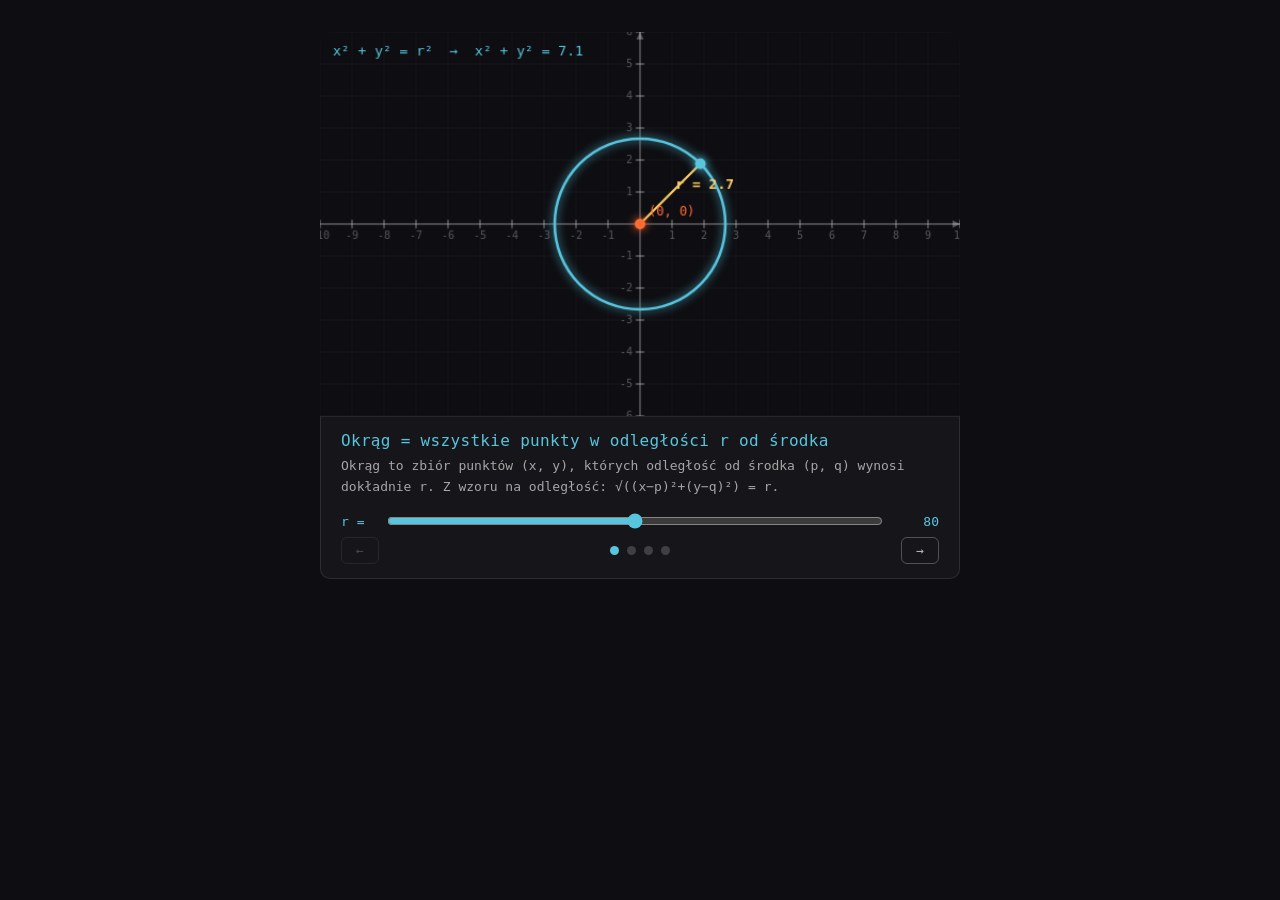
<file: resources/circle_eq/circle-eq-explorer.html>
<!DOCTYPE html>
<html lang="pl">
<head>
<meta charset="UTF-8">
<meta name="viewport" content="width=device-width, initial-scale=1.0">
<title>Równanie okręgu</title>
</head>
<body>
<script type="module">
import { VizCore, T, COLORS } from '../lib/viz-core.js';
import { GraphView } from '../lib/graph-core.js';

const { cv, cx, W, H, getCanvasPos } = VizCore.init({
  title: T('Równanie okręgu', 'Circle Equation'),
  H: 360,
  stages: [
    // ── Stage 0: Distance from centre ───────────────────────────
    {
      title: () => T('Okrąg = wszystkie punkty w odległości r od środka', 'Circle = all points at distance r from centre'),
      desc:  () => T(
        'Okrąg to zbiór punktów (x, y), których odległość od środka (p, q) wynosi dokładnie r. Z wzoru na odległość: √((x−p)²+(y−q)²) = r.',
        'A circle is the set of points (x, y) at distance r from centre (p, q). From the distance formula: √((x−p)²+(y−q)²) = r.'
      ),
      sliders: [
        { id: 'r', lbl: 'r', color: COLORS.CYAN, min: 30, max: 130, step: 1, val: 80 },
      ],
      draw(cx, W, H, vals) {
        const SC = 30;
        const view = new GraphView(cx, { xRange: [-W/(2*SC), W/(2*SC)], yRange: [-H/(2*SC), H/(2*SC)] });
        const r = vals.r;

        view.drawGrid();
        view.drawAxes();

        // Circle (pixel radius)
        cx.beginPath(); cx.arc(view.px(0), view.py(0), r, 0, Math.PI * 2);
        cx.strokeStyle = COLORS.CYAN; cx.lineWidth = 2.5;
        cx.shadowColor = COLORS.CYAN; cx.shadowBlur = 8; cx.stroke(); cx.shadowBlur = 0;

        // Radius line to a point on circle
        const ang = -Math.PI / 4;
        const Px = view.px(0) + r * Math.cos(ang), Py = view.py(0) + r * Math.sin(ang);
        cx.beginPath(); cx.moveTo(view.px(0), view.py(0)); cx.lineTo(Px, Py);
        cx.strokeStyle = COLORS.YELLOW; cx.lineWidth = 2; cx.stroke();

        // Distance label
        const mx = (view.px(0) + Px) / 2, my = (view.py(0) + Py) / 2;
        cx.font = 'bold 13px monospace'; cx.textAlign = 'left';
        cx.fillStyle = COLORS.YELLOW; cx.fillText('r = ' + Math.round(r / SC * 10) / 10, mx + 5, my - 5);

        // Centre dot
        view.dot(0, 0, { color: COLORS.ORANGE, glow: 8 });
        cx.fillStyle = COLORS.ORANGE; cx.font = '12px monospace';
        cx.fillText('(0, 0)', view.px(0) + 8, view.py(0) - 8);

        // Point dot
        cx.beginPath(); cx.arc(Px, Py, 5, 0, Math.PI * 2);
        cx.fillStyle = COLORS.CYAN; cx.shadowColor = COLORS.CYAN;
        cx.shadowBlur = 8; cx.fill(); cx.shadowBlur = 0;

        cx.font = '13px monospace'; cx.textAlign = 'left';
        cx.fillStyle = COLORS.CYAN;
        const rv = (r / SC).toFixed(1);
        cx.fillText('x² + y² = r²  →  x² + y² = ' + Math.round((r/SC)*(r/SC)*10)/10, 12, 22);
      },
    },

    // ── Stage 1: General equation — drag centre ───────────────────
    {
      title: () => T('Środek nie w centrum układu', 'Centre not at origin'),
      desc:  () => T(
        'Gdy środek jest w punkcie (p, q), równanie to (x−p)²+(y−q)²=r². Przeciągnij środek okręgu lub zmień promień suwakiem.',
        'When the centre is at (p, q), the equation is (x−p)²+(y−q)²=r². Drag the circle\'s centre or change the radius with the slider.'
      ),
      sliders: [
        { id: 'r', lbl: 'r', color: COLORS.CYAN, min: 20, max: 100, step: 1, val: 60 },
      ],
      draw(cx, W, H, vals) {
        const SC = 30;
        const view = new GraphView(cx, { xRange: [-W/(2*SC), W/(2*SC)], yRange: [-H/(2*SC), H/(2*SC)] });
        const r = vals.r;

        view.drawGrid();
        view.drawAxes();

        const dpx = dragCentre.x, dpy = dragCentre.y;

        cx.beginPath(); cx.arc(dpx, dpy, r, 0, Math.PI * 2);
        cx.strokeStyle = COLORS.CYAN; cx.lineWidth = 2.5;
        cx.shadowColor = COLORS.CYAN; cx.shadowBlur = 8; cx.stroke(); cx.shadowBlur = 0;

        // Centre cross
        cx.beginPath(); cx.arc(dpx, dpy, 6, 0, Math.PI * 2);
        cx.fillStyle = COLORS.ORANGE; cx.shadowColor = COLORS.ORANGE;
        cx.shadowBlur = 8; cx.fill(); cx.shadowBlur = 0;

        const p = Math.round((dpx - view.px(0)) / SC * 10) / 10;
        const q = Math.round((view.py(0) - dpy) / SC * 10) / 10;
        const rv = Math.round(r / SC * 10) / 10;

        cx.font = '13px monospace'; cx.textAlign = 'left';
        cx.fillStyle = COLORS.ORANGE;
        cx.fillText('(' + p + ', ' + q + ')', dpx + 8, dpy - 10);

        cx.fillStyle = COLORS.CYAN;
        const ps = p >= 0 ? '−' + p : '+' + Math.abs(p);
        const qs = q >= 0 ? '−' + q : '+' + Math.abs(q);
        cx.fillText('(x' + ps + ')²+(y' + qs + ')²=' + Math.round(rv*rv*10)/10, 12, 22);
        cx.fillStyle = 'rgba(255,255,255,0.4)';
        cx.fillText('Przeciągnij środek!', 12, 40);
      },
    },

    // ── Stage 2: Expanded form ───────────────────────────────────
    {
      title: () => T('Postać rozwinięta', 'Expanded form'),
      desc:  () => T(
        '(x−p)²+(y−q)²=r² można rozwinąć: x²+y²−2px−2qy+(p²+q²−r²)=0. Zmienne p, q, r zmieniają odpowiednie współczynniki.',
        '(x−p)²+(y−q)²=r² can be expanded: x²+y²−2px−2qy+(p²+q²−r²)=0. Changing p, q, r updates the coefficients.'
      ),
      sliders: [
        { id: 'p', lbl: 'p', color: COLORS.ORANGE, min: -4, max: 4, step: 0.5, val: 2 },
        { id: 'q', lbl: 'q', color: COLORS.YELLOW, min: -4, max: 4, step: 0.5, val: 1 },
        { id: 'r', lbl: 'r', color: COLORS.CYAN,   min: 1,  max: 5, step: 0.5, val: 3 },
      ],
      draw(cx, W, H, vals) {
        const SC = 35;
        const view = new GraphView(cx, { xRange: [-W/(2*SC), W/(2*SC)], yRange: [-H/(2*SC), H/(2*SC)] });
        const { p, q, r } = vals;

        view.drawGrid();
        view.drawAxes();

        cx.beginPath(); cx.arc(view.px(p), view.py(q), r * SC, 0, Math.PI * 2);
        cx.strokeStyle = COLORS.CYAN; cx.lineWidth = 2.5;
        cx.shadowColor = COLORS.CYAN; cx.shadowBlur = 8; cx.stroke(); cx.shadowBlur = 0;

        view.dot(p, q, { color: COLORS.ORANGE, glow: 6 });

        // Show both forms
        const ps = p >= 0 ? '−' + p : '+' + Math.abs(p);
        const qs = q >= 0 ? '−' + q : '+' + Math.abs(q);
        const c = p * p + q * q - r * r;
        const coeff = cs => cs >= 0 ? '+' + cs : '' + cs;

        cx.font = '12px monospace'; cx.textAlign = 'left';
        cx.fillStyle = COLORS.CYAN;
        cx.fillText('(x' + ps + ')²+(y' + qs + ')²=' + (r*r).toFixed(1), 12, 22);
        cx.fillStyle = 'rgba(255,255,255,0.5)';
        cx.fillText('x²+y²' + coeff(-2*p) + 'x' + coeff(-2*q) + 'y' + coeff(Math.round(c*10)/10) + '=0', 12, 40);
      },
    },

    // ── Stage 3: Read equation → draw circle ─────────────────────
    {
      title: () => T('Jak czytać równanie okręgu', 'How to read the circle equation'),
      desc:  () => T(
        'Mając równanie (x−p)²+(y−q)²=r², środek to (p, q) a promień to √r². Uwaga na znaki! (x+2)² → środek w x=−2, bo +2 = −(−2).',
        'From (x−p)²+(y−q)²=r², centre is (p, q) and radius is √r². Watch the signs! (x+2)² → centre at x=−2, because +2 = −(−2).'
      ),
      sliders: [
        { id: 'p', lbl: 'p', color: COLORS.ORANGE, min: -4, max: 4, step: 1, val: -2 },
        { id: 'q', lbl: 'q', color: COLORS.YELLOW, min: -3, max: 3, step: 1, val: 1 },
        { id: 'r2', lbl: 'r²', color: COLORS.CYAN, min: 1, max: 25, step: 1, val: 9 },
      ],
      draw(cx, W, H, vals) {
        const SC = 40;
        const view = new GraphView(cx, { xRange: [-W/(2*SC), W/(2*SC)], yRange: [-H/(2*SC), H/(2*SC)] });
        const { p, q, r2 } = vals;
        const r = Math.sqrt(r2);

        view.drawGrid();
        view.drawAxes();

        cx.beginPath(); cx.arc(view.px(p), view.py(q), r * SC, 0, Math.PI * 2);
        cx.strokeStyle = COLORS.CYAN; cx.lineWidth = 2.5;
        cx.shadowColor = COLORS.CYAN; cx.shadowBlur = 8; cx.stroke(); cx.shadowBlur = 0;

        view.dot(p, q, { color: COLORS.ORANGE, glow: 8 });

        // Coordinates labels on axes
        if (p !== 0) {
          cx.beginPath(); cx.moveTo(view.px(p), view.py(0) - 5); cx.lineTo(view.px(p), view.py(0) + 5);
          cx.strokeStyle = COLORS.ORANGE; cx.lineWidth = 1.5; cx.stroke();
          cx.font = '12px monospace'; cx.textAlign = 'center';
          cx.fillStyle = COLORS.ORANGE; cx.fillText(p, view.px(p), view.py(0) + 16);
        }
        if (q !== 0) {
          cx.beginPath(); cx.moveTo(view.px(0) - 5, view.py(q)); cx.lineTo(view.px(0) + 5, view.py(q));
          cx.strokeStyle = COLORS.YELLOW; cx.lineWidth = 1.5; cx.stroke();
          cx.font = '12px monospace'; cx.textAlign = 'right';
          cx.fillStyle = COLORS.YELLOW; cx.fillText(q, view.px(0) - 8, view.py(q) + 4);
        }

        const ps = p >= 0 ? '−' + p : '+' + Math.abs(p);
        const qs = q >= 0 ? '−' + q : '+' + Math.abs(q);

        cx.font = '13px monospace'; cx.textAlign = 'left';
        cx.fillStyle = COLORS.CYAN;
        cx.fillText('(x' + ps + ')²+(y' + qs + ')²=' + r2, 12, 22);
        cx.fillStyle = COLORS.ORANGE;
        cx.fillText('środek: (' + p + ', ' + q + ')', 12, 40);
        cx.fillStyle = COLORS.YELLOW;
        cx.fillText('r = √' + r2 + ' = ' + (Math.round(r * 100) / 100), 12, 58);
      },
    },
  ],
});

// ── Drag centre for stage 1 ───────────────────────────────────────
const OX = W / 2, OY = H / 2;
let dragCentre = { x: OX + 60, y: OY - 40 };
let dragging = false;

cv.classList.add('draggable');
function onDown(e) {
  const pos = getCanvasPos(e);
  if (Math.hypot(pos.x - dragCentre.x, pos.y - dragCentre.y) < 20) {
    dragging = true; if (e.preventDefault) e.preventDefault();
  }
}
function onMove(e) {
  if (!dragging) return;
  if (e.preventDefault) e.preventDefault();
  const pos = getCanvasPos(e);
  dragCentre.x = Math.max(20, Math.min(W - 20, pos.x));
  dragCentre.y = Math.max(20, Math.min(H - 20, pos.y));
}
function onUp() { dragging = false; }

cv.addEventListener('mousedown', onDown);
cv.addEventListener('mousemove', onMove);
cv.addEventListener('mouseup', onUp);
cv.addEventListener('mouseleave', onUp);
cv.addEventListener('touchstart', onDown, { passive: false });
cv.addEventListener('touchmove', onMove, { passive: false });
cv.addEventListener('touchend', onUp);
</script>
</body>
</html>
</file>
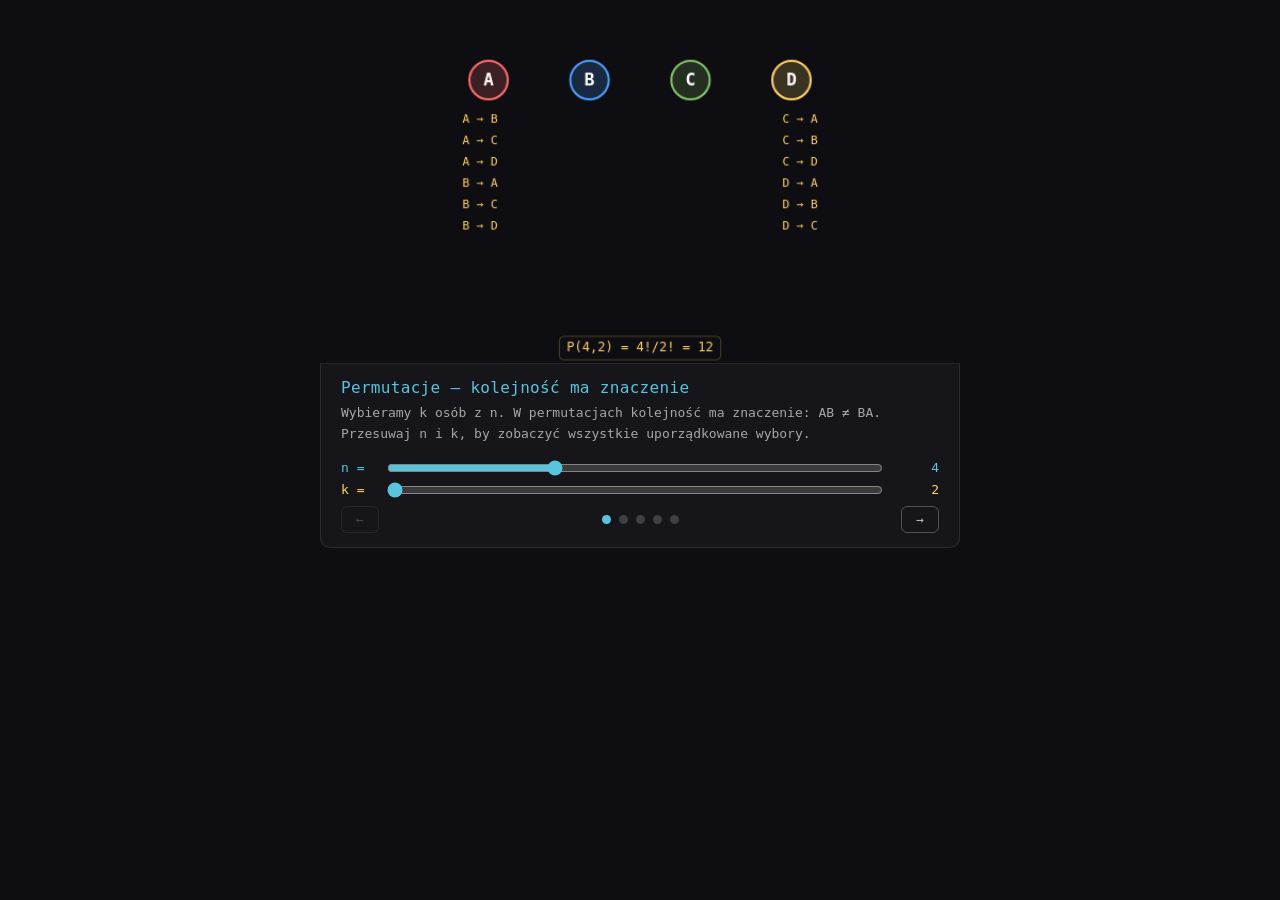
<file: resources/combinations/combinations-explorer.html>
<!DOCTYPE html>
<html lang="pl">
<head>
<meta charset="UTF-8">
<meta name="viewport" content="width=device-width, initial-scale=1.0">
<title>Kombinacje — dlaczego dzielimy przez k!?</title>
<style>
  * { box-sizing: border-box; margin: 0; padding: 0; }
  body { background: #0e0e12; font-family: monospace; display: flex; justify-content: center; padding: 2rem 1rem; min-height: 100vh; }
  .wrap { width: 100%; max-width: 640px; }
  canvas { width: 100%; display: block; border-radius: 10px 10px 0 0; }
  .panel { background: #16161a; border: 0.5px solid rgba(255,255,255,.1); border-top: 0.5px solid rgba(255,255,255,.07); border-radius: 0 0 10px 10px; padding: .875rem 1.25rem; }
  #qf { margin: 0 0 5px; font-size: 16px; font-weight: 500; color: #58C4DD; letter-spacing: .02em; }
  #qd { margin: 0 0 10px; font-size: 13px; line-height: 1.65; color: rgba(255,255,255,.62); min-height: 48px; }
  .sliders { display: flex; flex-direction: column; gap: 6px; margin-bottom: 8px; }
  .slider-row { display: flex; align-items: center; gap: 10px; font-size: 13px; color: rgba(255,255,255,.45); }
  .slider-row span.lbl { font-family: monospace; min-width: 36px; }
  .slider-row input[type=range] { flex: 1; accent-color: #58C4DD; }
  .slider-row span.val { font-family: monospace; min-width: 46px; text-align: right; }
  .nav { display: flex; align-items: center; justify-content: space-between; }
  button { background: transparent; border: 0.5px solid rgba(255,255,255,.25); color: rgba(255,255,255,.7); padding: 5px 14px; font-size: 13px; border-radius: 6px; cursor: pointer; font-family: monospace; transition: background .15s; }
  button:hover { background: rgba(255,255,255,.08); }
  button:disabled { opacity: .3; cursor: default; }
  #qdots { display: flex; gap: 8px; }
  .dot { width: 9px; height: 9px; border-radius: 50%; display: inline-block; cursor: pointer; background: rgba(255,255,255,.18); transition: background .2s; }
  .dot.active { background: #58C4DD; }
  #sliders-wrap { min-height: 0; }
</style>
</head>
<body>
<div class="wrap">
  <canvas id="cv" width="600" height="310"></canvas>
  <div class="panel">
    <p id="qf"></p>
    <p id="qd"></p>
    <div id="sliders-wrap"></div>
    <div class="nav">
      <button id="qprev">&larr;</button>
      <div id="qdots"></div>
      <button id="qnext">&rarr;</button>
    </div>
  </div>
</div>

<script>
(function(){
  const cv = document.getElementById('cv');
  const cx = cv.getContext('2d');
  const W = 600, H = 310;

  const LANG = new URLSearchParams(window.location.search).get('lang') || 'pl';
  const T = (pl, en) => LANG === 'pl' ? pl : en;

  // Colors
  const COL_ACC   = '#58C4DD';
  const COL_RED   = '#FF6B6B';
  const COL_BLUE  = '#4a9eff';
  const COL_GREEN = '#83C167';
  const COL_GOLD  = '#FFD166';
  const COL_PURP  = '#C77DFF';
  const COL_DIM   = 'rgba(255,255,255,.35)';

  // Person colors for circles
  const PERSON_COLS = ['#FF6B6B','#4a9eff','#83C167','#FFD166','#C77DFF','#FF9F43'];
  const LABELS = ['A','B','C','D','E','F'];

  // State
  let stage = 0;
  let sN = 4, sK = 2;

  // ── Math helpers ────────────────────────────────────────────
  function factorial(n) { let r = 1; for (let i = 2; i <= n; i++) r *= i; return r; }
  function C(n, k) { if (k < 0 || k > n) return 0; return factorial(n) / (factorial(k) * factorial(n - k)); }
  function P(n, k) { return factorial(n) / factorial(n - k); }

  // Generate ordered pairs (permutations)
  function permutations(n, k) {
    const items = LABELS.slice(0, n);
    const results = [];
    function pick(chosen, remaining) {
      if (chosen.length === k) { results.push([...chosen]); return; }
      for (let i = 0; i < remaining.length; i++) {
        chosen.push(remaining[i]);
        pick(chosen, [...remaining.slice(0,i), ...remaining.slice(i+1)]);
        chosen.pop();
      }
    }
    pick([], items);
    return results;
  }

  // Generate combinations (unordered)
  function combinations(n, k) {
    const items = LABELS.slice(0, n);
    const results = [];
    function pick(start, chosen) {
      if (chosen.length === k) { results.push([...chosen]); return; }
      for (let i = start; i < items.length; i++) {
        chosen.push(items[i]);
        pick(i + 1, chosen);
        chosen.pop();
      }
    }
    pick(0, []);
    return results;
  }

  // ── Drawing helpers ─────────────────────────────────────────
  function clear() {
    cx.fillStyle = '#0e0e12';
    cx.fillRect(0, 0, W, H);
  }

  function roundRect(ctx, x, y, w, h, r) {
    ctx.beginPath();
    ctx.moveTo(x+r,y); ctx.lineTo(x+w-r,y); ctx.quadraticCurveTo(x+w,y,x+w,y+r);
    ctx.lineTo(x+w,y+h-r); ctx.quadraticCurveTo(x+w,y+h,x+w-r,y+h);
    ctx.lineTo(x+r,y+h); ctx.quadraticCurveTo(x,y+h,x,y+h-r);
    ctx.lineTo(x,y+r); ctx.quadraticCurveTo(x,y,x+r,y);
    ctx.closePath();
  }

  function drawPersonCircle(x, y, r, label, idx, dimmed) {
    const col = PERSON_COLS[idx % PERSON_COLS.length];
    cx.save();
    cx.globalAlpha = dimmed ? 0.3 : 1;
    cx.beginPath();
    cx.arc(x, y, r, 0, Math.PI * 2);
    cx.fillStyle = col + '30';
    cx.fill();
    cx.strokeStyle = col;
    cx.lineWidth = 2;
    cx.stroke();
    cx.fillStyle = '#fff';
    cx.font = 'bold ' + Math.round(r * 0.9) + 'px monospace';
    cx.textAlign = 'center';
    cx.textBaseline = 'middle';
    cx.fillText(label, x, y + 1);
    cx.restore();
  }

  // Lay out n person circles in a row
  function personPositions(n, cy, radius, totalWidth) {
    const positions = [];
    const startX = (W - totalWidth) / 2 + radius;
    const gap = n > 1 ? (totalWidth - 2 * radius) / (n - 1) : 0;
    for (let i = 0; i < n; i++) {
      positions.push({ x: startX + i * gap, y: cy });
    }
    return positions;
  }

  function drawArrow(x1, y1, x2, y2, col, alpha) {
    cx.save();
    cx.globalAlpha = alpha || 0.7;
    cx.strokeStyle = col;
    cx.lineWidth = 1.5;
    cx.beginPath();
    cx.moveTo(x1, y1);
    cx.lineTo(x2, y2);
    cx.stroke();
    // Arrowhead
    const angle = Math.atan2(y2 - y1, x2 - x1);
    const hl = 7;
    cx.beginPath();
    cx.moveTo(x2, y2);
    cx.lineTo(x2 - hl * Math.cos(angle - 0.35), y2 - hl * Math.sin(angle - 0.35));
    cx.lineTo(x2 - hl * Math.cos(angle + 0.35), y2 - hl * Math.sin(angle + 0.35));
    cx.closePath();
    cx.fillStyle = col;
    cx.fill();
    cx.restore();
  }

  function drawLine(x1, y1, x2, y2, col, alpha) {
    cx.save();
    cx.globalAlpha = alpha || 0.6;
    cx.strokeStyle = col;
    cx.lineWidth = 1.5;
    cx.beginPath();
    cx.moveTo(x1, y1);
    cx.lineTo(x2, y2);
    cx.stroke();
    cx.restore();
  }

  function infoBox(text, sx, sy, col) {
    cx.save();
    cx.font = '12px monospace';
    const w = cx.measureText(text).width + 14;
    cx.fillStyle = 'rgba(14,14,18,0.85)';
    cx.strokeStyle = col + '40';
    cx.lineWidth = 1;
    roundRect(cx, sx - w/2, sy - 10, w, 22, 4);
    cx.fill(); cx.stroke();
    cx.fillStyle = col;
    cx.textAlign = 'center';
    cx.fillText(text, sx, sy + 4);
    cx.restore();
  }

  function drawTextCenter(text, y, col, size) {
    cx.save();
    cx.font = (size || 13) + 'px monospace';
    cx.fillStyle = col || 'rgba(255,255,255,.6)';
    cx.textAlign = 'center';
    cx.fillText(text, W / 2, y);
    cx.restore();
  }

  function drawCrossOut(x, y, w, h, col) {
    cx.save();
    cx.strokeStyle = col || COL_RED;
    cx.lineWidth = 2;
    cx.globalAlpha = 0.7;
    cx.beginPath();
    cx.moveTo(x - w/2, y - h/2);
    cx.lineTo(x + w/2, y + h/2);
    cx.stroke();
    cx.beginPath();
    cx.moveTo(x + w/2, y - h/2);
    cx.lineTo(x - w/2, y + h/2);
    cx.stroke();
    cx.restore();
  }

  // ── Stage 1: Permutations ──────────────────────────────────
  function drawStage1() {
    const n = sN, k = sK;
    const perms = permutations(n, k);
    const total = perms.length;

    // Draw people at top
    const radius = 18;
    const tw = Math.min(W - 60, n * 80);
    const positions = personPositions(n, 45, radius, tw);

    for (let i = 0; i < n; i++) {
      drawPersonCircle(positions[i].x, positions[i].y, radius, LABELS[i], i, false);
    }

    // Draw permutations list below
    const cols = Math.min(6, Math.ceil(total / Math.max(1, Math.floor((H - 90) / 22))));
    const rowsPerCol = Math.ceil(total / cols);
    const colW = W / cols;
    const startY = 85;

    cx.font = '11px monospace';
    cx.textAlign = 'center';
    for (let i = 0; i < total; i++) {
      const col = Math.floor(i / rowsPerCol);
      const row = i % rowsPerCol;
      const px = colW * col + colW / 2;
      const py = startY + row * 20;
      if (py > H - 30) continue;

      const perm = perms[i];
      // Draw with arrow between elements to show order
      let text = perm.join(' \u2192 ');
      cx.fillStyle = COL_GOLD;
      cx.fillText(text, px, py);
    }

    // Summary
    const formula = `P(${n},${k}) = ${n}!/${(n-k)}! = ${total}`;
    infoBox(formula, W / 2, H - 15, COL_GOLD);
  }

  // ── Stage 2: Combinations — collapse duplicates ────────────
  function drawStage2() {
    const n = sN, k = sK;
    const perms = permutations(n, k);
    const combs = combinations(n, k);
    const kFact = factorial(k);

    // Draw people at top
    const radius = 18;
    const tw = Math.min(W - 60, n * 80);
    const positions = personPositions(n, 40, radius, tw);
    for (let i = 0; i < n; i++) {
      drawPersonCircle(positions[i].x, positions[i].y, radius, LABELS[i], i, false);
    }

    // Group permutations by their combination
    const groups = {};
    combs.forEach(c => {
      const key = c.slice().sort().join('');
      groups[key] = [];
    });
    perms.forEach(p => {
      const key = p.slice().sort().join('');
      if (groups[key]) groups[key].push(p);
    });

    // Display: each combination with its duplicate perms crossed out
    const startY = 78;
    const groupKeys = Object.keys(groups);
    const cols = Math.min(6, groupKeys.length);
    const rowsPerCol = Math.ceil(groupKeys.length / cols);
    const colW = W / cols;

    cx.font = '11px monospace';
    for (let gi = 0; gi < groupKeys.length; gi++) {
      const col = Math.floor(gi / rowsPerCol);
      const row = gi % rowsPerCol;
      const gx = colW * col + colW / 2;
      const gy = startY + row * (kFact <= 2 ? 44 : (kFact <= 6 ? 28 : 22));
      if (gy > H - 35) continue;

      const key = groupKeys[gi];
      const permsInGroup = groups[key];

      // Show the surviving combination in green
      cx.textAlign = 'center';
      cx.fillStyle = COL_GREEN;
      const combText = '{' + combs[gi].join(',') + '}';
      cx.fillText(combText, gx, gy);

      // Show crossed-out duplicates below
      for (let pi = 0; pi < permsInGroup.length; pi++) {
        const ppx = gx;
        const ppy = gy + 14 + pi * 13;
        if (ppy > H - 35) continue;
        const pText = permsInGroup[pi].join('');
        if (pi === 0) {
          // First one is the "keeper"
          cx.fillStyle = 'rgba(255,255,255,.4)';
          cx.fillText(pText, ppx, ppy);
        } else {
          // Crossed out
          cx.fillStyle = 'rgba(255,255,255,.2)';
          cx.fillText(pText, ppx, ppy);
          const tw = cx.measureText(pText).width;
          drawCrossOut(ppx, ppy - 4, tw + 4, 10, COL_RED);
        }
      }
    }

    // Summary
    const formula = `${P(n,k)} / ${kFact}! = ${P(n,k)} / ${kFact} = ${combs.length}`;
    infoBox(formula, W / 2, H - 15, COL_GREEN);
  }

  // ── Stage 3: Why divide by k!? ─────────────────────────────
  function drawStage3() {
    const n = sN, k = sK;
    const combs = combinations(n, k);
    const kFact = factorial(k);

    // Pick one combination to expand
    const highlightIdx = 0;
    const highlighted = combs[highlightIdx];

    // Draw people at top
    const radius = 18;
    const tw = Math.min(W - 60, n * 80);
    const positions = personPositions(n, 40, radius, tw);
    for (let i = 0; i < n; i++) {
      const inHighlight = highlighted.includes(LABELS[i]);
      drawPersonCircle(positions[i].x, positions[i].y, radius, LABELS[i], i, !inHighlight);
    }

    // Title for the highlighted combination
    drawTextCenter(
      T('Kombinacja', 'Combination') + ' {' + highlighted.join(',') + '} ' + T('generuje', 'generates') + ' ' + kFact + ' ' + T('permutacji', 'permutations') + ':',
      78, COL_ACC, 13
    );

    // Generate all permutations of the highlighted set
    const hPerms = permutations(k, k).map(p => p.map((_,i) => highlighted[LABELS.indexOf(p[i])] || highlighted[i]));
    // Actually, let's just permute the highlighted array directly
    function permuteArr(arr) {
      if (arr.length <= 1) return [arr];
      const result = [];
      for (let i = 0; i < arr.length; i++) {
        const rest = [...arr.slice(0,i), ...arr.slice(i+1)];
        for (const p of permuteArr(rest)) {
          result.push([arr[i], ...p]);
        }
      }
      return result;
    }
    const expandedPerms = permuteArr(highlighted);

    // Draw all permutations of this combination spread out
    const permY = 105;
    const permCols = Math.min(expandedPerms.length, 6);
    const permColW = Math.min(100, (W - 40) / permCols);
    const permStartX = (W - permCols * permColW) / 2 + permColW / 2;
    const permRowH = 20;

    cx.font = '12px monospace';
    cx.textAlign = 'center';
    for (let i = 0; i < expandedPerms.length; i++) {
      const col = i % permCols;
      const row = Math.floor(i / permCols);
      const ppx = permStartX + col * permColW;
      const ppy = permY + row * permRowH;
      if (ppy > H - 80) continue;
      const text = expandedPerms[i].join(' \u2192 ');
      cx.fillStyle = COL_GOLD;
      cx.fillText(text, ppx, ppy);
    }

    // Arrow pointing down to the single combination
    const arrowY = Math.min(permY + Math.ceil(expandedPerms.length / permCols) * permRowH + 5, H - 65);
    cx.save();
    cx.strokeStyle = COL_ACC;
    cx.lineWidth = 1.5;
    cx.globalAlpha = 0.5;
    cx.setLineDash([4, 4]);
    cx.beginPath();
    cx.moveTo(W/2, arrowY);
    cx.lineTo(W/2, arrowY + 20);
    cx.stroke();
    cx.setLineDash([]);
    cx.restore();

    // The single combination
    drawTextCenter(
      '{' + highlighted.join(',') + '}',
      arrowY + 38, COL_GREEN, 16
    );

    // Explanation
    drawTextCenter(
      kFact + ' ' + T('permutacji', 'permutations') + ' = ' + k + '! = ' + kFact + '  \u2192  ' + T('dzielimy przez', 'divide by') + ' ' + k + '!',
      arrowY + 58, COL_ACC, 12
    );

    // Show all combinations summary
    const cCount = combs.length;
    infoBox(
      'C(' + n + ',' + k + ') = ' + P(n,k) + ' / ' + kFact + ' = ' + cCount,
      W / 2, H - 15, COL_GREEN
    );
  }

  // ── Stage 4: Formula breakdown ─────────────────────────────
  function drawStage4() {
    const n = sN, k = sK;
    const nFact = factorial(n);
    const kFact = factorial(k);
    const nkFact = factorial(n - k);
    const result = C(n, k);

    // Title
    drawTextCenter(T('Wzór na kombinacje', 'Combination formula'), 30, COL_ACC, 15);

    // Big formula with colored parts
    const formulaY = 70;
    cx.font = '18px monospace';
    cx.textAlign = 'center';

    // C(n,k) =
    cx.fillStyle = '#fff';
    cx.fillText('C(' + n + ',' + k + ')  =', 100, formulaY);

    // Fraction: n! / (k! x (n-k)!)
    // Numerator
    cx.fillStyle = COL_RED;
    cx.fillText(n + '!', 260, formulaY - 12);

    // Fraction line
    cx.save();
    cx.strokeStyle = 'rgba(255,255,255,.4)';
    cx.lineWidth = 1.5;
    cx.beginPath();
    cx.moveTo(195, formulaY);
    cx.lineTo(330, formulaY);
    cx.stroke();
    cx.restore();

    // Denominator
    cx.fillStyle = COL_BLUE;
    cx.fillText(k + '!', 235, formulaY + 18);
    cx.fillStyle = 'rgba(255,255,255,.4)';
    cx.fillText('\u00d7', 268, formulaY + 18);
    cx.fillStyle = COL_GREEN;
    cx.fillText((n-k) + '!', 303, formulaY + 18);

    // = result
    cx.fillStyle = '#fff';
    cx.font = '18px monospace';
    cx.fillText('=', 365, formulaY);

    // Numbers
    cx.fillStyle = COL_RED;
    cx.fillText(nFact, 420, formulaY - 12);

    cx.save();
    cx.strokeStyle = 'rgba(255,255,255,.4)';
    cx.lineWidth = 1.5;
    cx.beginPath();
    cx.moveTo(385, formulaY);
    cx.lineTo(470, formulaY);
    cx.stroke();
    cx.restore();

    cx.fillStyle = COL_BLUE;
    cx.fillText(kFact, 410, formulaY + 18);
    cx.fillStyle = 'rgba(255,255,255,.4)';
    cx.fillText('\u00d7', 433, formulaY + 18);
    cx.fillStyle = COL_GREEN;
    cx.fillText(nkFact, 457, formulaY + 18);

    cx.fillStyle = '#fff';
    cx.fillText('=  ' + result, 530, formulaY);

    // Color legend
    const legY = 130;
    cx.font = '12px monospace';
    cx.textAlign = 'left';

    cx.fillStyle = COL_RED;
    cx.fillText('\u25cf ' + n + '! = ' + nFact, 60, legY);
    cx.fillStyle = 'rgba(255,255,255,.5)';
    cx.fillText(T('wszystkie ustawienia ' + n + ' elementów', 'all arrangements of ' + n + ' elements'), 60 + cx.measureText('\u25cf ' + n + '! = ' + nFact + '  ').width, legY);

    cx.fillStyle = COL_BLUE;
    cx.fillText('\u25cf ' + k + '! = ' + kFact, 60, legY + 22);
    cx.fillStyle = 'rgba(255,255,255,.5)';
    cx.fillText(T('ustawienia wybranych ' + k, 'orderings of chosen ' + k), 60 + cx.measureText('\u25cf ' + k + '! = ' + kFact + '  ').width, legY + 22);

    cx.fillStyle = COL_GREEN;
    cx.fillText('\u25cf ' + (n-k) + '! = ' + nkFact, 60, legY + 44);
    cx.fillStyle = 'rgba(255,255,255,.5)';
    cx.fillText(T('ustawienia pozostałych ' + (n-k), 'orderings of remaining ' + (n-k)), 60 + cx.measureText('\u25cf ' + (n-k) + '! = ' + nkFact + '  ').width, legY + 44);

    // Visual: draw people as chosen/unchosen
    const radius = 16;
    const gapX = 42;
    const groupY = 240;
    const totalPeopleW = n * gapX;
    const groupStartX = (W - totalPeopleW) / 2 + gapX / 2;

    // Bracket for chosen
    cx.save();
    cx.strokeStyle = COL_BLUE;
    cx.lineWidth = 1.5;
    cx.globalAlpha = 0.6;
    const chosenLeft = groupStartX - radius - 6;
    const chosenRight = groupStartX + (k - 1) * gapX + radius + 6;
    cx.beginPath();
    cx.moveTo(chosenLeft, groupY - radius - 12);
    cx.lineTo(chosenLeft, groupY - radius - 6);
    cx.lineTo(chosenRight, groupY - radius - 6);
    cx.lineTo(chosenRight, groupY - radius - 12);
    cx.stroke();
    cx.restore();

    cx.font = '10px monospace';
    cx.textAlign = 'center';
    cx.fillStyle = COL_BLUE;
    cx.fillText(T('wybrane k=' + k, 'chosen k=' + k), (chosenLeft + chosenRight) / 2, groupY - radius - 16);

    // Bracket for unchosen
    if (n - k > 0) {
      cx.save();
      cx.strokeStyle = COL_GREEN;
      cx.lineWidth = 1.5;
      cx.globalAlpha = 0.6;
      const uncLeft = groupStartX + k * gapX - radius - 6;
      const uncRight = groupStartX + (n - 1) * gapX + radius + 6;
      cx.beginPath();
      cx.moveTo(uncLeft, groupY - radius - 12);
      cx.lineTo(uncLeft, groupY - radius - 6);
      cx.lineTo(uncRight, groupY - radius - 6);
      cx.lineTo(uncRight, groupY - radius - 12);
      cx.stroke();
      cx.restore();

      cx.fillStyle = COL_GREEN;
      cx.fillText(T('pozostałe n-k=' + (n-k), 'remaining n-k=' + (n-k)), (uncLeft + uncRight) / 2, groupY - radius - 16);
    }

    for (let i = 0; i < n; i++) {
      const isChosen = i < k;
      drawPersonCircle(groupStartX + i * gapX, groupY, radius, LABELS[i], i, !isChosen);
    }

    infoBox(
      'C(' + n + ',' + k + ') = ' + result,
      W / 2, H - 15, COL_ACC
    );
  }

  // ── Stage 5: Pascal's Triangle ─────────────────────────────
  function drawStage5() {
    const n = sN, k = Math.min(sK, sN);
    const maxRow = 7;

    drawTextCenter(T('Trójkąt Pascala', "Pascal's Triangle"), 22, COL_ACC, 14);

    // Build triangle
    const tri = [];
    for (let r = 0; r <= maxRow; r++) {
      tri[r] = [];
      for (let c = 0; c <= r; c++) {
        tri[r][c] = C(r, c);
      }
    }

    const cellW = 48;
    const cellH = 32;
    const startY = 42;

    for (let r = 0; r <= maxRow; r++) {
      const rowW = (r + 1) * cellW;
      const rowStartX = (W - rowW) / 2 + cellW / 2;
      for (let c = 0; c <= r; c++) {
        const px = rowStartX + c * cellW;
        const py = startY + r * cellH;
        const val = tri[r][c];

        const isHighlighted = (r === n && c === k);
        const isParent1 = (r === n - 1 && c === k - 1 && n >= 1 && k >= 1);
        const isParent2 = (r === n - 1 && c === k && n >= 1);

        // Draw cell background
        if (isHighlighted) {
          cx.save();
          cx.beginPath();
          cx.arc(px, py, 16, 0, Math.PI * 2);
          cx.fillStyle = COL_ACC + '30';
          cx.fill();
          cx.strokeStyle = COL_ACC;
          cx.lineWidth = 2;
          cx.stroke();
          cx.restore();
        } else if (isParent1 || isParent2) {
          cx.save();
          cx.beginPath();
          cx.arc(px, py, 14, 0, Math.PI * 2);
          cx.fillStyle = COL_GOLD + '20';
          cx.fill();
          cx.strokeStyle = COL_GOLD;
          cx.lineWidth = 1.5;
          cx.stroke();
          cx.restore();
        }

        // Draw lines from parents to highlighted
        if (isHighlighted && n >= 1) {
          // Line from parent1
          if (k >= 1) {
            const p1Row = n - 1;
            const p1Col = k - 1;
            const p1RowW = (p1Row + 1) * cellW;
            const p1StartX = (W - p1RowW) / 2 + cellW / 2;
            const p1x = p1StartX + p1Col * cellW;
            const p1y = startY + p1Row * cellH;
            cx.save();
            cx.strokeStyle = COL_GOLD;
            cx.lineWidth = 1;
            cx.globalAlpha = 0.4;
            cx.setLineDash([3, 3]);
            cx.beginPath();
            cx.moveTo(p1x, p1y + 14);
            cx.lineTo(px, py - 16);
            cx.stroke();
            cx.setLineDash([]);
            cx.restore();
          }
          // Line from parent2
          if (k <= n - 1) {
            const p2Row = n - 1;
            const p2Col = k;
            const p2RowW = (p2Row + 1) * cellW;
            const p2StartX = (W - p2RowW) / 2 + cellW / 2;
            const p2x = p2StartX + p2Col * cellW;
            const p2y = startY + p2Row * cellH;
            cx.save();
            cx.strokeStyle = COL_GOLD;
            cx.lineWidth = 1;
            cx.globalAlpha = 0.4;
            cx.setLineDash([3, 3]);
            cx.beginPath();
            cx.moveTo(p2x, p2y + 14);
            cx.lineTo(px, py - 16);
            cx.stroke();
            cx.setLineDash([]);
            cx.restore();
          }
        }

        // Draw number
        cx.save();
        cx.font = (isHighlighted ? 'bold 14' : '12') + 'px monospace';
        cx.textAlign = 'center';
        cx.textBaseline = 'middle';
        if (isHighlighted) cx.fillStyle = COL_ACC;
        else if (isParent1 || isParent2) cx.fillStyle = COL_GOLD;
        else cx.fillStyle = 'rgba(255,255,255,.55)';
        cx.fillText(val, px, py + 1);
        cx.restore();
      }
    }

    // Rule annotation at bottom
    const ruleY = H - 38;
    if (n >= 1 && k >= 1 && k <= n) {
      const parent1 = (k >= 1 && n >= 1) ? C(n-1, k-1) : 0;
      const parent2 = (k <= n-1) ? C(n-1, k) : 0;
      drawTextCenter(
        'C(' + n + ',' + k + ') = C(' + (n-1) + ',' + (k-1) + ') + C(' + (n-1) + ',' + k + ') = ' + parent1 + ' + ' + parent2 + ' = ' + C(n,k),
        ruleY, COL_ACC, 12
      );
    }

    // Binomial theorem teaser
    drawTextCenter(
      T('Współczynniki rozwinięcia (a+b)^n', 'Coefficients of (a+b)^n'),
      H - 16, 'rgba(255,255,255,.35)', 11
    );
  }

  // ── Stages definition ──────────────────────────────────────
  const stages = [
    {
      title: () => T('Permutacje \u2014 kolejność ma znaczenie', 'Permutations \u2014 order matters'),
      desc: () => T(
        'Wybieramy k osób z n. W permutacjach kolejność ma znaczenie: AB \u2260 BA. Przesuwaj n i k, by zobaczyć wszystkie uporządkowane wybory.',
        'Choose k people from n. In permutations, order matters: AB \u2260 BA. Move n and k to see all ordered selections.'
      ),
      sliders: [
        { id: 'n', lbl: 'n', color: COL_ACC, min: 3, max: 6, step: 1, val: 4 },
        { id: 'k', lbl: 'k', color: COL_GOLD, min: 2, max: 3, step: 1, val: 2 },
      ],
      draw: drawStage1
    },
    {
      title: () => T('Kombinacje \u2014 kolejność NIE ma znaczenia', 'Combinations \u2014 order does NOT matter'),
      desc: () => T(
        'Teraz kolejność nie gra roli: drużyna {A,B} = {B,A}. Duplikaty zostają skreślone. Permutacje / duplikaty = kombinacje.',
        'Now order doesn\u2019t matter: team {A,B} = {B,A}. Duplicates get crossed out. Permutations / duplicates = combinations.'
      ),
      sliders: [
        { id: 'n', lbl: 'n', color: COL_ACC, min: 3, max: 6, step: 1, val: 4 },
        { id: 'k', lbl: 'k', color: COL_GOLD, min: 2, max: 3, step: 1, val: 2 },
      ],
      draw: drawStage2
    },
    {
      title: () => T('Dlaczego dzielimy przez k!?', 'Why divide by k!?'),
      desc: () => T(
        'Każda kombinacja generuje dokładnie k! permutacji (wszystkie ustawienia wybranych elementów). Dlatego P(n,k) / k! = C(n,k).',
        'Each combination generates exactly k! permutations (all orderings of chosen items). So P(n,k) / k! = C(n,k).'
      ),
      sliders: [
        { id: 'n', lbl: 'n', color: COL_ACC, min: 3, max: 6, step: 1, val: 4 },
        { id: 'k', lbl: 'k', color: COL_GOLD, min: 2, max: 3, step: 1, val: 2 },
      ],
      draw: drawStage3
    },
    {
      title: () => T('Wzór: C(n,k) = n! / (k!(n\u2212k)!)', 'Formula: C(n,k) = n! / (k!(n\u2212k)!)'),
      desc: () => T(
        'Każda część wzoru ma znaczenie. n! = wszystkie ustawienia. k! = ustawienia wybranych (dzielimy). (n\u2212k)! = ustawienia pozostałych (dzielimy).',
        'Every part of the formula matters. n! = all arrangements. k! = orderings of chosen (divide). (n\u2212k)! = orderings of remaining (divide).'
      ),
      sliders: [
        { id: 'n', lbl: 'n', color: COL_ACC, min: 2, max: 7, step: 1, val: 4 },
        { id: 'k', lbl: 'k', color: COL_GOLD, min: 0, max: 7, step: 1, val: 2 },
      ],
      draw: drawStage4
    },
    {
      title: () => T('Trójkąt Pascala', "Pascal's Triangle"),
      desc: () => T(
        'C(n,k) = C(n\u22121,k\u22121) + C(n\u22121,k). Każda liczba to suma dwóch nad nią. To współczynniki rozwinięcia dwumianu (a+b)^n.',
        'C(n,k) = C(n\u22121,k\u22121) + C(n\u22121,k). Each number is the sum of the two above it. These are the coefficients of (a+b)^n.'
      ),
      sliders: [
        { id: 'n', lbl: 'n', color: COL_ACC, min: 0, max: 7, step: 1, val: 4 },
        { id: 'k', lbl: 'k', color: COL_GOLD, min: 0, max: 7, step: 1, val: 2 },
      ],
      draw: drawStage5
    },
  ];

  // ── Slider management ──────────────────────────────────────
  const slWrap = document.getElementById('sliders-wrap');

  function clampK() {
    if (sK > sN) sK = sN;
    if (sK < 0) sK = 0;
  }

  function buildSliders(defs) {
    // Clamp k to n for safety
    clampK();
    let html = '<div class="sliders">';
    defs.forEach(s => {
      // Dynamically adjust k max to n
      let max = s.max;
      if (s.id === 'k' && stage < 4) max = sN;
      if (s.id === 'k' && stage === 4) max = sN;
      let val = s.id === 'n' ? sN : s.id === 'k' ? sK : s.val;
      if (s.id === 'k' && val > max) val = max;
      html += `<div class="slider-row">
        <span class="lbl" style="color:${s.color}">${s.lbl} =</span>
        <input type="range" id="s_${s.id}" min="${s.min}" max="${max}" step="${s.step}" value="${val}">
        <span class="val" id="v_${s.id}" style="color:${s.color}"></span>
      </div>`;
    });
    html += '</div>';
    slWrap.innerHTML = html;

    defs.forEach(s => {
      const el = document.getElementById('s_' + s.id);
      if (!el) return;
      document.getElementById('v_' + s.id).textContent = el.value;
      el.addEventListener('input', function() {
        const v = +this.value;
        document.getElementById('v_' + s.id).textContent = v;
        if (s.id === 'n') {
          sN = v;
          // Clamp k
          if (sK > sN) {
            sK = sN;
          }
          // Rebuild sliders to update k max
          buildSliders(defs);
        }
        if (s.id === 'k') sK = v;
      });
    });
  }

  // ── Navigation ─────────────────────────────────────────────
  const prevBtn = document.getElementById('qprev');
  const nextBtn = document.getElementById('qnext');
  const dotsEl  = document.getElementById('qdots');
  const titleEl = document.getElementById('qf');
  const descEl  = document.getElementById('qd');

  function goTo(idx) {
    stage = Math.max(0, Math.min(stages.length - 1, idx));
    const s = stages[stage];
    titleEl.textContent = s.title();
    descEl.textContent = s.desc();

    if (s.sliders) {
      buildSliders(s.sliders);
    } else {
      slWrap.innerHTML = '';
    }

    prevBtn.disabled = stage === 0;
    nextBtn.disabled = stage === stages.length - 1;
    renderDots();
  }

  function renderDots() {
    dotsEl.innerHTML = stages.map((_, i) =>
      `<span class="dot${i === stage ? ' active' : ''}" data-i="${i}"></span>`
    ).join('');
    dotsEl.querySelectorAll('.dot').forEach(d =>
      d.addEventListener('click', () => goTo(+d.dataset.i))
    );
  }

  prevBtn.addEventListener('click', () => goTo(stage - 1));
  nextBtn.addEventListener('click', () => goTo(stage + 1));

  // ── Render loop ────────────────────────────────────────────
  function tick() {
    clear();
    stages[stage].draw();
    requestAnimationFrame(tick);
  }

  goTo(0);
  tick();
})();
</script>
</body>
</html>
</file>
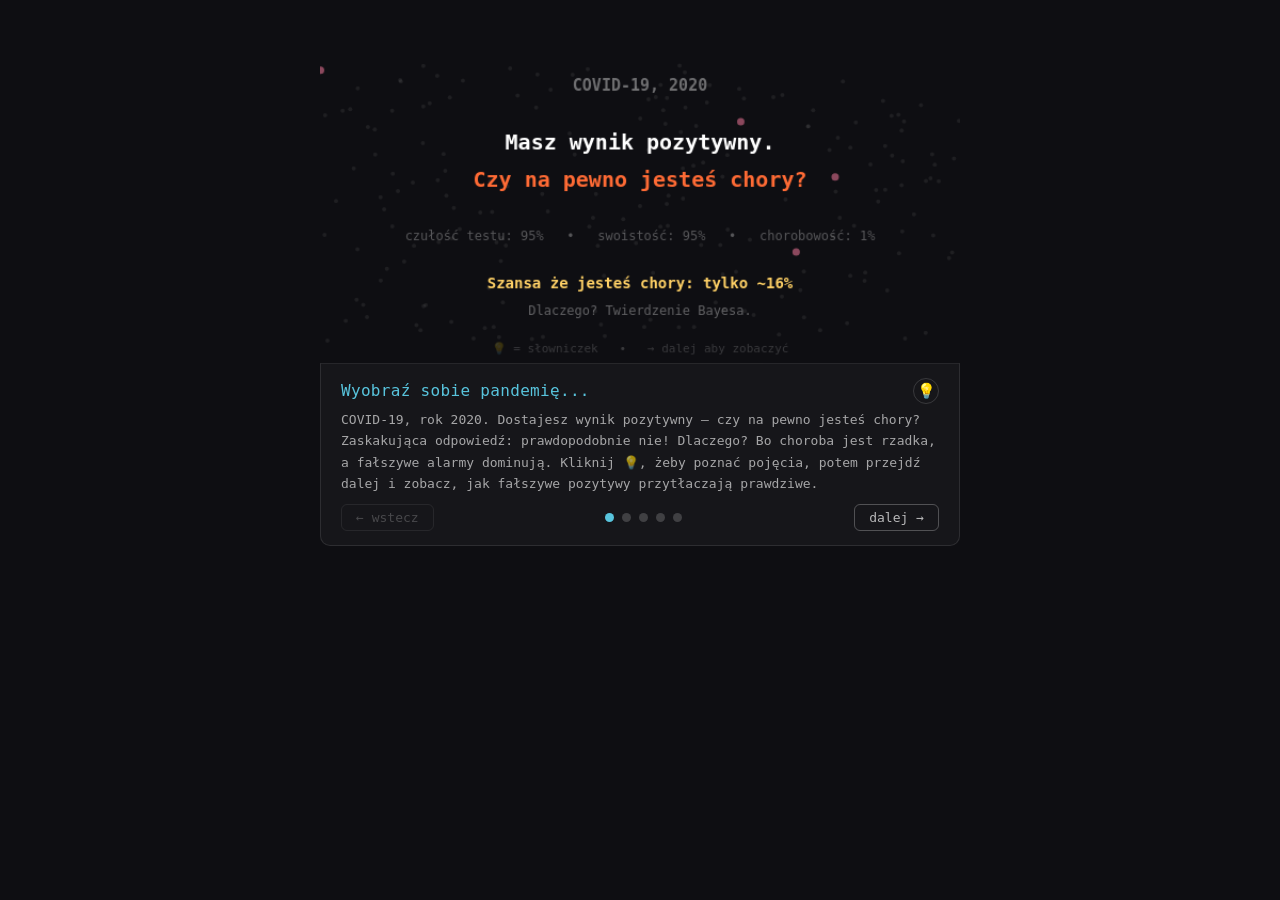
<file: resources/cond_prob/bayes-explorer.html>
<!DOCTYPE html>
<html lang="pl">
<head>
<meta charset="UTF-8">
<meta name="viewport" content="width=device-width, initial-scale=1.0">
<title>Twierdzenie Bayesa — Paradoks testu na rzadką chorobę</title>
<style>
  * { box-sizing: border-box; margin: 0; padding: 0; }
  body { background: #0e0e12; font-family: monospace; display: flex; justify-content: center; padding: 2rem 1rem; min-height: 100vh; }
  .wrap { width: 100%; max-width: 640px; }
  canvas { width: 100%; display: block; border-radius: 10px 10px 0 0; }
  .panel { background: #16161a; border: 0.5px solid rgba(255,255,255,.1); border-top: 0.5px solid rgba(255,255,255,.07); border-radius: 0 0 10px 10px; padding: .875rem 1.25rem; }
  .title-row { display: flex; align-items: center; gap: 8px; margin: 0 0 5px; }
  #qf { font-size: 16px; font-weight: 500; color: #58C4DD; letter-spacing: .02em; flex: 1; }
  #glossary-btn { background: none; border: 1px solid rgba(255,255,255,.15); border-radius: 50%; width: 26px; height: 26px; padding: 0; font-size: 15px; cursor: pointer; color: #FFD166; display: flex; align-items: center; justify-content: center; transition: background .15s, border-color .15s; flex-shrink: 0; }
  #glossary-btn:hover { background: rgba(255,209,102,.1); border-color: rgba(255,209,102,.4); }
  #glossary-btn.active { background: rgba(255,209,102,.15); border-color: #FFD166; }
  #qd { margin: 0 0 10px; font-size: 13px; line-height: 1.65; color: rgba(255,255,255,.62); min-height: 48px; }
  .sliders { display: flex; flex-direction: column; gap: 6px; margin-bottom: 8px; }
  .slider-row { display: flex; align-items: center; gap: 10px; font-size: 13px; color: rgba(255,255,255,.45); }
  .slider-row span.lbl { font-family: monospace; min-width: 90px; position: relative; cursor: help; border-bottom: 1px dotted rgba(255,255,255,.2); }
  .slider-row span.lbl .tip { display: none; position: absolute; bottom: 100%; left: 0; margin-bottom: 6px; background: #16161a; border: 1px solid rgba(255,255,255,.12); border-radius: 6px; padding: 6px 10px; font-size: 11px; color: rgba(255,255,255,.7); white-space: normal; width: 260px; z-index: 10; line-height: 1.5; box-shadow: 0 4px 16px rgba(0,0,0,.6); pointer-events: none; }
  .slider-row span.lbl:hover .tip, .slider-row span.lbl:focus .tip { display: block; }
  .slider-row input[type=range] { flex: 1; accent-color: #58C4DD; }
  .slider-row span.val { font-family: monospace; min-width: 64px; text-align: right; }
  .nav { display: flex; align-items: center; justify-content: space-between; }
  button { background: transparent; border: 0.5px solid rgba(255,255,255,.25); color: rgba(255,255,255,.7); padding: 5px 14px; font-size: 13px; border-radius: 6px; cursor: pointer; font-family: monospace; transition: background .15s; }
  button:hover { background: rgba(255,255,255,.08); }
  button:disabled { opacity: .3; cursor: default; }
  #qdots { display: flex; gap: 8px; }
  .dot { width: 9px; height: 9px; border-radius: 50%; display: inline-block; cursor: pointer; background: rgba(255,255,255,.18); transition: background .2s; }
  .dot.active { background: #58C4DD; }
  #sliders-wrap { min-height: 0; }
</style>
</head>
<body>
<div class="wrap">
  <canvas id="qc" width="600" height="310"></canvas>
  <div class="panel">
    <div class="title-row">
      <p id="qf"></p>
      <button id="glossary-btn" title="">&#128161;</button>
    </div>
    <p id="qd"></p>

    <div id="sliders-wrap"></div>

    <div class="nav">
      <button id="qprev">&larr; wstecz</button>
      <div id="qdots"></div>
      <button id="qnext">dalej &rarr;</button>
    </div>
  </div>
</div>

<script>
(function(){
const LANG = new URLSearchParams(window.location.search).get('lang') || 'pl';
const T = (pl, en) => LANG === 'pl' ? pl : en;

const cv=document.getElementById('qc'),cx=cv.getContext('2d');
const W=600,H=310;
const CYAN='#58C4DD',ORANGE='#FF6B35',YELLOW='#FFD166',GREEN='#83C167',PINK='#E07090',PURPLE='#C080FF';
let stageIdx=0;

const vals={};
let animProgress=0;
let prevStage=-1;

function seededRandom(seed){let s=seed;return function(){s=(s*16807+0)%2147483647;return(s-1)/2147483646;}}

const sliderDef=[
  {id:'pop',lbl:T('Populacja N','People N'),min:200,max:2000,step:100,val:1000,color:CYAN,
   tip:T('Ile osób w naszej próbie.','How many people in our sample.')},
  {id:'prev',lbl:T('Chorobowość','Prevalence'),min:0.001,max:0.05,step:0.001,val:0.01,color:PINK,
   tip:T('Jaki % populacji jest naprawdę chory. Im rzadsza choroba, tym więcej fałszywych alarmów!',
         'What % of the population is actually sick. Rarer disease = more false alarms!')},
  {id:'sens',lbl:T('Czułość','Sensitivity'),min:0.80,max:1.00,step:0.01,val:0.95,color:YELLOW,
   tip:T('= recall. P(+|chory) — ilu chorych test wykryje? Czułość 95% = łapie 95 na 100 chorych.',
         '= recall. P(+|sick) — how many sick does it catch? 95% = catches 95 of 100 sick.')},
  {id:'spec',lbl:T('Swoistość','Specificity'),min:0.80,max:1.00,step:0.01,val:0.95,color:GREEN,
   tip:T('≠ precision! P(−|zdrowy) — ilu zdrowych prawidłowo uzna za zdrowych. Swoistość 95% = 5 na 100 zdrowych dostaje fałszywy „+".',
         '≠ precision! P(−|healthy) — how many healthy correctly cleared. 95% = 5 in 100 healthy get a false "+".')}
];

let showGlossary=false;

const stages=[
  { title:T('Wyobraź sobie pandemię...','Imagine a pandemic...'),
    desc:T(
      'COVID-19, rok 2020. Dostajesz wynik pozytywny — czy na pewno jesteś chory? Zaskakująca odpowiedź: prawdopodobnie nie! Dlaczego? Bo choroba jest rzadka, a fałszywe alarmy dominują. Kliknij 💡, żeby poznać pojęcia, potem przejdź dalej i zobacz, jak fałszywe pozytywy przytłaczają prawdziwe.',
      'COVID-19, 2020. You test positive — are you definitely sick? The surprising answer: probably not! Why? Because the disease is rare, and false alarms dominate. Click 💡 for definitions, then continue to see how false positives overwhelm the true ones.'
    ),
    sliders:[]},
  { title:T('Populacja','The Population'),
    desc:T('Każda kropka to jedna osoba. Czerwone = naprawdę chore. Zmień chorobowość, żeby zobaczyć jak rzadka jest choroba.',
         'Each dot is one person. Red = actually sick. Adjust disease prevalence to see how rare it is.'),
    sliders:sliderDef},
  { title:T('Wyniki testu','Test Everyone'),
    desc:T('Testujemy wszystkich. Kropki przesuwają się do tabeli 2×2: chorzy/zdrowi × wynik +/−. Zwróć uwagę na fałszywe alarmy!',
         'Apply the test. Dots rearrange into a 2×2 table: sick/healthy × result +/−. Notice how many healthy people get false positives!'),
    sliders:sliderDef},
  { title:T('Paradoks ujawniony','The Paradox Revealed'),
    desc:T('Podświetl kolumnę „test +" — to Twój nowy świat po otrzymaniu wyniku. P(chory|+) jest zaskakująco niskie! To jest tzw. paradoks wyniku fałszywie dodatniego (ang. base-rate fallacy, paradoks podstawy): kiedy choroba jest bardzo rzadka, nawet dobry test daje więcej fałszywych alarmów niż prawdziwych trafień, bo zdrowych jest po prostu znacznie więcej niż chorych. Dlatego testy skriningowe na rzadkie choroby muszą mieć bardzo niską fałszywą dodatnią (wysoką swoistość), inaczej wynik pozytywny jest mimo wszystko prawdopodobnie błędny.',
         'Highlight the test+ column — your new world after getting the result. P(sick|+) is surprisingly low! This is the false-positive paradox (a.k.a. base-rate fallacy): when a disease is very rare, even a good test produces more false alarms than true hits, because healthy people vastly outnumber sick ones. Screening tests for rare diseases must have a very low false-positive rate (high specificity) — otherwise a positive result is still probably wrong.'),
    sliders:sliderDef},
  { title:T('Dlaczego powtórny test?','Why Retest?'),
    desc:T('Po powtórzeniu testu wśród osób z wynikiem + „chorobowość" w tej grupie jest znacznie wyższa, więc Bayes działa na Twoją korzyść.',
         'After a positive result, test again — the prevalence among positives is much higher, so Bayes flips in your favor.'),
    sliders:sliderDef}
];

// ── Compute stats ──────────────────────────────────────────────
function getStats(){
  const N=vals['pop']||1000;
  const prev=vals['prev']||0.01;
  const sens=vals['sens']||0.95;
  const spec=vals['spec']||0.95;

  const sick=Math.round(N*prev);
  const healthy=N-sick;
  const tp=Math.round(sick*sens);
  const fn_=sick-tp;
  const tn=Math.round(healthy*spec);
  const fp=healthy-tn;

  const totalPos=tp+fp;
  const ppv=totalPos>0?tp/totalPos:0;

  const retest_tp=Math.round(tp*sens);
  const retest_fp=Math.round(fp*(1-spec));
  const retest_totalPos=retest_tp+retest_fp;
  const retest_ppv=retest_totalPos>0?retest_tp/retest_totalPos:0;

  return {N,prev,sens,spec,sick,healthy,tp,fn_,tn,fp,totalPos,ppv,retest_tp,retest_fp,retest_totalPos,retest_ppv};
}

// ── Assign categories to each person ───────────────────────────
function getCategories(s){
  const rng=seededRandom(42);
  const indices=Array.from({length:s.N},(_,i)=>i);
  for(let i=indices.length-1;i>0;i--){
    const j=Math.floor(rng()*((i+1)|0));
    [indices[i],indices[j]]=[indices[j],indices[i]];
  }
  const cat=new Array(s.N);
  for(let i=0;i<s.N;i++){
    const idx=indices[i];
    if(i<s.sick) cat[idx]=(i<s.tp)?3:2;
    else cat[idx]=(i-s.sick<s.fp)?1:0;
  }
  return cat;
}

// ── Grid positions ─────────────────────────────────────────────
function randomGridPos(i, N){
  const cols=Math.ceil(Math.sqrt(N*W/H));
  const rows=Math.ceil(N/cols);
  const gapX=(W-20)/cols;
  const gapY=(H-30)/rows;
  const col=i%cols, row=Math.floor(i/cols);
  return {x:10+gapX/2+col*gapX, y:18+gapY/2+row*gapY};
}

function tableGridPos(i, cat, s){
  const quadCounts={3:s.tp, 2:s.fn_, 1:s.fp, 0:s.tn};
  const c=cat[i];
  let rank=0;
  for(let j=0;j<i;j++) if(cat[j]===c) rank++;
  const count=quadCounts[c];
  if(count===0) return randomGridPos(i, s.N);
  const isTestPos=(c===3||c===1);
  const isSick=(c===3||c===2);
  const margin=6, labelH=16, gap=4;
  const halfW=(W-2*margin-gap-labelH)/2;
  const halfH=(H-2*margin-gap-labelH)/2;
  const qx=margin+labelH+(isTestPos?0:halfW+gap);
  const qy=margin+labelH+(isSick?0:halfH+gap);
  const aspect=halfW/halfH;
  const qCols=Math.max(1,Math.ceil(Math.sqrt(count*aspect)));
  const qRows=Math.max(1,Math.ceil(count/qCols));
  const dotGapX=halfW/qCols;
  const dotGapY=halfH/qRows;
  const col=rank%qCols, row=Math.floor(rank/qCols);
  return {x:qx+dotGapX/2+col*dotGapX, y:qy+dotGapY/2+row*dotGapY};
}

// ── Drawing helpers ────────────────────────────────────────────
function clear(){cx.fillStyle='#0e0e12';cx.fillRect(0,0,W,H);}

function roundRect(x,y,w,h,r){
  cx.beginPath();cx.moveTo(x+r,y);cx.lineTo(x+w-r,y);cx.quadraticCurveTo(x+w,y,x+w,y+r);
  cx.lineTo(x+w,y+h-r);cx.quadraticCurveTo(x+w,y+h,x+w-r,y+h);
  cx.lineTo(x+r,y+h);cx.quadraticCurveTo(x,y+h,x,y+h-r);
  cx.lineTo(x,y+r);cx.quadraticCurveTo(x,y,x+r,y);cx.closePath();
}

function lerp(a,b,t){return a+(b-a)*t;}
function ease(t){return t<.5?4*t*t*t:1-Math.pow(-2*t+2,3)/2;}

function dotColor(cat, mode){
  // mode: 'pop' = population view, 'test' = test result view
  if(mode==='pop'){
    return (cat===3||cat===2)?PINK:'rgba(255,255,255,0.15)';
  }
  if(cat===3) return GREEN;
  if(cat===2) return PURPLE;
  if(cat===1) return ORANGE;
  return 'rgba(255,255,255,0.12)';
}

// ── Draw 2x2 table frame ──────────────────────────────────────
function drawTableFrame(s, highlightCol){
  const margin=6, labelH=16, gap=4;
  const halfW=(W-2*margin-gap-labelH)/2;
  const halfH=(H-2*margin-gap-labelH)/2;
  const lx=margin+labelH, ly=margin+labelH;

  cx.font='bold 11px monospace';cx.textAlign='center';
  cx.fillStyle=highlightCol==='pos'?YELLOW:'rgba(255,255,255,0.5)';
  cx.fillText(T('Test +','Test +'),lx+halfW/2,margin+11);
  cx.fillStyle=highlightCol==='neg'?'rgba(255,255,255,0.6)':'rgba(255,255,255,0.3)';
  cx.fillText(T('Test \u2212','Test \u2212'),lx+halfW+gap+halfW/2,margin+11);

  cx.save();cx.translate(margin+8,ly+halfH/2);cx.rotate(-Math.PI/2);
  cx.fillStyle=PINK;cx.textAlign='center';cx.fillText(T('Chorzy','Sick'),0,0);
  cx.restore();
  cx.save();cx.translate(margin+8,ly+halfH+gap+halfH/2);cx.rotate(-Math.PI/2);
  cx.fillStyle='rgba(255,255,255,0.4)';cx.textAlign='center';cx.fillText(T('Zdrowi','Healthy'),0,0);
  cx.restore();

  cx.strokeStyle='rgba(255,255,255,0.08)';cx.lineWidth=1;
  cx.beginPath();cx.moveTo(lx+halfW+gap/2,ly);cx.lineTo(lx+halfW+gap/2,ly+2*halfH+gap);cx.stroke();
  cx.beginPath();cx.moveTo(lx,ly+halfH+gap/2);cx.lineTo(lx+2*halfW+gap,ly+halfH+gap/2);cx.stroke();

  if(highlightCol==='pos'){
    cx.fillStyle='rgba(255,209,102,0.06)';
    cx.fillRect(lx,ly,halfW,2*halfH+gap);
  }

  cx.font='bold 10px monospace';cx.textAlign='right';
  cx.fillStyle=GREEN;cx.fillText('TP: '+s.tp,lx+halfW-4,ly+halfH-4);
  cx.fillStyle=PURPLE;cx.fillText('FN: '+s.fn_,lx+2*halfW+gap-4,ly+halfH-4);
  cx.fillStyle=ORANGE;cx.fillText('FP: '+s.fp,lx+halfW-4,ly+2*halfH+gap-4);
  cx.fillStyle='rgba(255,255,255,0.3)';cx.fillText('TN: '+s.tn,lx+2*halfW+gap-4,ly+2*halfH+gap-4);
}

// ── Glossary overlay (drawn on top when toggled) ───────────────
function drawGlossaryOverlay(){
  // Fully opaque background
  cx.fillStyle='#0e0e12';
  cx.fillRect(0,0,W,H);

  const m=14;
  let y=20;

  // Header
  cx.textAlign='left';cx.font='bold 13px monospace';cx.fillStyle=CYAN;
  cx.fillText(T('Słowniczek','Glossary'),m,y);
  cx.textAlign='right';cx.font='10px monospace';cx.fillStyle='rgba(255,255,255,0.25)';
  cx.fillText(T('kliknij 💡 aby zamknąć','click 💡 to close'),W-m,y);
  cx.textAlign='left';
  y+=20;

  // ── Left column: terms ──────────────────────────────────────
  const terms = [
    { color:PINK, term:T('Chorobowość','Prevalence'),
      def:T('% populacji naprawdę chorych','% of population actually sick') },
    { color:YELLOW, term:T('Czułość (recall)','Sensitivity (recall)'),
      def:T('P(+|chory) — ilu chorych test złapie?','P(+|sick) — how many sick does it catch?') },
    { color:GREEN, term:T('Swoistość','Specificity'),
      def:T('P(−|zdrowy) — ilu zdrowych prawidłowo','P(−|healthy) — how many healthy cleared') },
    { color:ORANGE, term:T('FP — fałszywy alarm','FP — false positive'),
      def:T('zdrowy z wynikiem +','healthy person who tests +') },
    { color:CYAN, term:T('PPV (precision)','PPV (precision)'),
      def:T('P(chory|+) — ile „+" to prawdziwi chorzy?','P(sick|+) — how many "+" are truly sick?') },
  ];

  terms.forEach(t=>{
    cx.font='bold 10px monospace';cx.fillStyle=t.color;
    cx.fillText(t.term,m,y);
    cx.font='10px monospace';cx.fillStyle='rgba(255,255,255,0.4)';
    cx.fillText('  '+t.def,m+cx.measureText(t.term).width,y);
    y+=16;
  });

  // ── Confusion matrix (right side, middle) ───────────────────
  const bx=W-175, by=42;
  cx.fillStyle='rgba(255,255,255,0.03)';
  roundRect(bx-10,by-16,178,80,6);cx.fill();
  cx.strokeStyle='rgba(255,255,255,0.06)';cx.lineWidth=0.5;
  roundRect(bx-10,by-16,178,80,6);cx.stroke();

  cx.font='bold 9px monospace';cx.textAlign='center';
  cx.fillStyle='rgba(255,255,255,0.3)';
  cx.fillText(T('Macierz pomyłek','Confusion Matrix'),bx+79,by-3);

  cx.font='10px monospace';cx.fillStyle='rgba(255,255,255,0.25)';
  cx.fillText('Test +',bx+42,by+14);cx.fillText('Test \u2212',bx+115,by+14);
  cx.textAlign='right';
  cx.fillStyle=PINK;cx.fillText(T('Chory','Sick'),bx-4,by+32);
  cx.fillStyle='rgba(255,255,255,0.25)';cx.fillText(T('Zdrowy','Healthy'),bx-4,by+52);
  cx.textAlign='center';
  cx.fillStyle=GREEN;cx.fillText('TP',bx+42,by+32);
  cx.fillStyle=PURPLE;cx.fillText('FN',bx+115,by+32);
  cx.fillStyle=ORANGE;cx.fillText('FP',bx+42,by+52);
  cx.fillStyle='rgba(255,255,255,0.15)';cx.fillText('TN',bx+115,by+52);
  cx.strokeStyle='rgba(255,255,255,0.07)';cx.lineWidth=0.5;
  cx.beginPath();cx.moveTo(bx+78,by+8);cx.lineTo(bx+78,by+58);cx.stroke();
  cx.beginPath();cx.moveTo(bx+6,by+38);cx.lineTo(bx+150,by+38);cx.stroke();

  // ── "Did you know?" section (full width, below terms) ───────
  y+=10;
  cx.textAlign='left';
  cx.strokeStyle='rgba(255,255,255,0.06)';cx.lineWidth=0.5;
  cx.beginPath();cx.moveTo(m,y-4);cx.lineTo(W-m,y-4);cx.stroke();
  y+=10;

  cx.font='bold 11px monospace';cx.fillStyle=YELLOW;
  cx.fillText(T('💡 Dlaczego swoistość, a nie precision?','💡 Why specificity, not precision?'),m,y);
  y+=18;

  cx.font='11px monospace';cx.fillStyle='rgba(255,255,255,0.45)';
  const dyk = T(
    'Czułość i swoistość to stałe cechy testu — nie zmieniają się z chorobowością. Precision (PPV) zależy od tego jak rzadka jest choroba! Dlatego lekarze podają czułość i swoistość, a Bayesa używamy do obliczenia PPV.',
    'Sensitivity & specificity are fixed test properties — they don\'t change with prevalence. Precision (PPV) depends on how rare the disease is! That\'s why doctors report sensitivity & specificity, and we use Bayes to compute PPV.'
  );
  const words=dyk.split(' ');let line='';const maxW=W-2*m;
  words.forEach(w=>{
    const test=line?line+' '+w:w;
    if(cx.measureText(test).width>maxW){cx.fillText(line,m,y);y+=14;line=w;}
    else line=test;
  });
  if(line){cx.fillText(line,m,y);y+=14;}

  // Visual: two columns comparing fixed vs variable
  y+=12;
  const colW=260, col1=m, col2=m+colW+20;

  cx.fillStyle='rgba(131,193,103,0.08)';roundRect(col1,y-2,colW,44,4);cx.fill();
  cx.strokeStyle='rgba(131,193,103,0.15)';roundRect(col1,y-2,colW,44,4);cx.stroke();
  cx.font='bold 10px monospace';cx.fillStyle=GREEN;cx.textAlign='left';
  cx.fillText(T('STAŁE cechy testu:','FIXED test properties:'),col1+8,y+12);
  cx.font='10px monospace';cx.fillStyle='rgba(255,255,255,0.4)';
  cx.fillText(T('czułość, swoistość','sensitivity, specificity'),col1+8,y+28);

  cx.fillStyle='rgba(255,107,53,0.08)';roundRect(col2,y-2,colW,44,4);cx.fill();
  cx.strokeStyle='rgba(255,107,53,0.15)';roundRect(col2,y-2,colW,44,4);cx.stroke();
  cx.font='bold 10px monospace';cx.fillStyle=ORANGE;
  cx.fillText(T('ZMIENNE — zależy od chorobowości:','VARIABLE — depends on prevalence:'),col2+8,y+12);
  cx.font='10px monospace';cx.fillStyle='rgba(255,255,255,0.4)';
  cx.fillText(T('precision (PPV), NPV','precision (PPV), NPV'),col2+8,y+28);
}

// ── Stage 0: Introduction — pandemic story ─────────────────────
function drawStage0(){
  // Atmospheric background — scattered people, a few sick
  const rng=seededRandom(99);
  for(let i=0;i<200;i++){
    const x=rng()*W, y=30+rng()*(H-50);
    const isSick=i<4;
    cx.beginPath();cx.arc(x,y,isSick?3.5:2,0,Math.PI*2);
    cx.fillStyle=isSick?'rgba(224,112,144,0.6)':'rgba(255,255,255,0.07)';
    cx.fill();
  }

  // Big centered question
  cx.textAlign='center';

  cx.font='bold 15px monospace';cx.fillStyle='rgba(255,255,255,0.4)';
  cx.fillText(T('COVID-19, 2020','COVID-19, 2020'),W/2,55);

  cx.font='bold 20px monospace';cx.fillStyle='#fff';
  cx.fillText(T('Masz wynik pozytywny.','You tested positive.'),W/2,110);

  cx.font='bold 20px monospace';cx.fillStyle=ORANGE;
  cx.fillText(T('Czy na pewno jesteś chory?','Are you really sick?'),W/2,145);

  // Subtle stats
  cx.font='12px monospace';cx.fillStyle='rgba(255,255,255,0.3)';
  cx.fillText(T('czułość testu: 95%   •   swoistość: 95%   •   chorobowość: 1%',
               'sensitivity: 95%   •   specificity: 95%   •   prevalence: 1%'),W/2,195);

  // Teaser answer
  cx.font='bold 14px monospace';cx.fillStyle=YELLOW;
  cx.fillText(T('Szansa że jesteś chory: tylko ~16%','Chance you\'re sick: only ~16%'),W/2,240);

  cx.font='12px monospace';cx.fillStyle='rgba(255,255,255,0.35)';
  cx.fillText(T('Dlaczego? Twierdzenie Bayesa.','Why? Bayes\' theorem.'),W/2,265);

  // Hint
  cx.font='11px monospace';cx.fillStyle='rgba(255,255,255,0.18)';
  cx.fillText(T('💡 = słowniczek   •   → dalej aby zobaczyć','💡 = glossary   •   → next to explore'),W/2,H-10);
}

// ── Stage 1: Population ────────────────────────────────────────
function drawStage1(){
  const s=getStats();
  const cat=getCategories(s);
  const dotR=Math.min(Math.floor(Math.sqrt(W*H/s.N)/2.8),5);

  for(let i=0;i<s.N;i++){
    const pos=randomGridPos(i,s.N);
    cx.beginPath();cx.arc(pos.x,pos.y,dotR,0,Math.PI*2);
    cx.fillStyle=dotColor(cat[i],'pop');cx.fill();
  }

  cx.font='11px monospace';cx.textAlign='left';
  cx.fillStyle=PINK;
  cx.fillText('\u25cf '+T('Chorzy','Sick')+' ('+s.sick+')',10,H-8);
  cx.fillStyle='rgba(255,255,255,0.35)';
  cx.fillText('\u25cf '+T('Zdrowi','Healthy')+' ('+s.healthy+')',140,H-8);
}

// ── Stage 2: Animate to 2x2 table ─────────────────────────────
function drawStage2(){
  const s=getStats();
  const cat=getCategories(s);
  const dotR=Math.min(Math.floor(Math.sqrt(W*H/s.N)/2.8),5);
  const t=ease(Math.min(1,animProgress));

  for(let i=0;i<s.N;i++){
    const from=randomGridPos(i,s.N);
    const to=tableGridPos(i,cat,s);
    const x=lerp(from.x,to.x,t);
    const y=lerp(from.y,to.y,t);
    cx.beginPath();cx.arc(x,y,dotR,0,Math.PI*2);
    const c0=dotColor(cat[i],'pop');
    const c1=dotColor(cat[i],'test');
    cx.fillStyle=t<0.3?c0:c1;
    cx.fill();
  }

  if(t>0.5) drawTableFrame(s);
}

// ── Stage 3: Highlight test+ column (the paradox) ──────────────
function drawStage3(){
  const s=getStats();
  const cat=getCategories(s);
  const dotR=Math.min(Math.floor(Math.sqrt(W*H/s.N)/2.8),5);

  drawTableFrame(s,'pos');

  for(let i=0;i<s.N;i++){
    const pos=tableGridPos(i,cat,s);
    const c=cat[i];
    const isPos=(c===3||c===1);
    cx.beginPath();cx.arc(pos.x,pos.y,dotR,0,Math.PI*2);
    cx.globalAlpha=isPos?1:0.15;
    cx.fillStyle=dotColor(c,'test');
    cx.fill();
    cx.globalAlpha=1;
  }

  const ox=W-220, oy=40;
  cx.fillStyle='rgba(14,14,18,0.85)';
  roundRect(ox-10,oy-15,225,120,8);cx.fill();
  cx.strokeStyle='rgba(255,255,255,0.1)';cx.lineWidth=0.5;
  roundRect(ox-10,oy-15,225,120,8);cx.stroke();

  cx.font='bold 12px monospace';cx.textAlign='left';
  cx.fillStyle=CYAN;
  cx.fillText(T('Twierdzenie Bayesa','Bayes\' Theorem'),ox,oy);

  cx.font='11px monospace';
  cx.fillStyle=GREEN;cx.fillText('TP: '+s.tp+' ('+T('wykryci chorzy','caught')+')',ox,oy+22);
  cx.fillStyle=ORANGE;cx.fillText('FP: '+s.fp+' ('+T('fałszywy alarm','false alarm')+')',ox,oy+38);

  cx.strokeStyle='rgba(255,255,255,0.15)';cx.lineWidth=1;
  cx.beginPath();cx.moveTo(ox,oy+46);cx.lineTo(ox+200,oy+46);cx.stroke();

  cx.fillStyle='rgba(255,255,255,0.5)';
  cx.fillText(T('Wszystkich +','Total +')+': '+s.totalPos,ox,oy+60);

  cx.fillStyle=YELLOW;cx.font='bold 15px monospace';
  cx.fillText(T('P(chory|+)','P(sick|+)')+' = '+(s.ppv*100).toFixed(1)+'%',ox,oy+85);

  cx.fillStyle='rgba(255,255,255,0.4)';cx.font='10px monospace';
  if(s.ppv<0.5){
    cx.fillText(T('Większość wyników + to fałszywe alarmy!','Most positives are false alarms!'),ox,oy+102);
  }
}

// ── Stage 4: Retest ────────────────────────────────────────────
function drawStage4(){
  const s=getStats();
  const cat=getCategories(s);
  const dotR=Math.min(Math.floor(Math.sqrt(W*H/s.N)/2.8),5);

  drawTableFrame(s,'pos');

  const tpList=[], fpList=[];
  for(let i=0;i<s.N;i++){
    if(cat[i]===3) tpList.push(i);
    if(cat[i]===1) fpList.push(i);
  }

  const retestPos=new Set();
  for(let j=0;j<Math.min(s.retest_tp,tpList.length);j++) retestPos.add(tpList[j]);
  for(let j=0;j<Math.min(s.retest_fp,fpList.length);j++) retestPos.add(fpList[j]);

  for(let i=0;i<s.N;i++){
    const pos=tableGridPos(i,cat,s);
    const c=cat[i];
    const isFirstPos=(c===3||c===1);
    let alpha=1, color=dotColor(c,'test');
    if(!isFirstPos){ alpha=0.1; }
    else if(!retestPos.has(i)){ alpha=0.2; color='rgba(255,255,255,0.15)'; }
    cx.beginPath();cx.arc(pos.x,pos.y,dotR,0,Math.PI*2);
    cx.globalAlpha=alpha;cx.fillStyle=color;cx.fill();cx.globalAlpha=1;
  }

  const ox=W-225, oy=35;
  cx.fillStyle='rgba(14,14,18,0.85)';
  roundRect(ox-10,oy-15,230,155,8);cx.fill();
  cx.strokeStyle='rgba(255,255,255,0.1)';cx.lineWidth=0.5;
  roundRect(ox-10,oy-15,230,155,8);cx.stroke();

  cx.font='bold 12px monospace';cx.textAlign='left';
  cx.fillStyle=CYAN;cx.fillText(T('Po powtórnym teście','After Retest'),ox,oy);

  cx.font='11px monospace';
  cx.fillStyle='rgba(255,255,255,0.5)';
  cx.fillText(T('Wyników + z 1. testu','1st test positives')+': '+s.totalPos,ox,oy+20);

  cx.fillStyle=PINK;
  cx.fillText(T('Chorych wśród +','Sick among +')+': '+(s.ppv*100).toFixed(1)+'%',ox,oy+38);
  cx.fillStyle='rgba(255,255,255,0.3)';
  cx.fillText(T('(było '+(s.prev*100).toFixed(1)+'% w populacji)','(was '+(s.prev*100).toFixed(1)+'% in population)'),ox,oy+53);

  cx.fillStyle=GREEN;cx.fillText(T('Powtórny TP','Retest TP')+': '+s.retest_tp,ox,oy+73);
  cx.fillStyle=ORANGE;cx.fillText(T('Powtórny FP','Retest FP')+': '+s.retest_fp,ox,oy+88);

  cx.strokeStyle='rgba(255,255,255,0.12)';cx.lineWidth=1;
  cx.beginPath();cx.moveTo(ox,oy+95);cx.lineTo(ox+210,oy+95);cx.stroke();

  cx.fillStyle=YELLOW;cx.font='bold 14px monospace';
  cx.fillText(T('P(chory|++)','P(sick|++)')+' = '+(s.retest_ppv*100).toFixed(1)+'%',ox,oy+113);

  const barX=ox, barY=oy+125, barW=200, barH=10;
  cx.fillStyle='rgba(255,255,255,0.06)';
  roundRect(barX,barY,barW,barH,3);cx.fill();
  cx.fillStyle='rgba(255,209,102,0.35)';
  roundRect(barX,barY,barW*s.ppv,barH,3);cx.fill();
  cx.fillStyle='rgba(255,255,255,0.25)';cx.font='9px monospace';cx.textAlign='right';
  cx.fillText(T('1. test','1st')+' '+(s.ppv*100).toFixed(0)+'%',barX-4,barY+8);

  cx.fillStyle='rgba(255,255,255,0.06)';
  roundRect(barX,barY+14,barW,barH,3);cx.fill();
  cx.fillStyle='rgba(131,193,103,0.5)';
  roundRect(barX,barY+14,barW*s.retest_ppv,barH,3);cx.fill();
  cx.fillStyle='rgba(255,255,255,0.25)';
  cx.fillText(T('2. test','2nd')+' '+(s.retest_ppv*100).toFixed(0)+'%',barX-4,barY+22);
}

// ── Slider management ──────────────────────────────────────────
function buildSliders(idx){
  const wrap=document.getElementById('sliders-wrap');
  const s=stages[idx];
  if(!s.sliders||!s.sliders.length){wrap.innerHTML='';return;}
  let html='<div class="sliders">';
  s.sliders.forEach(sl=>{
    if(vals[sl.id]===undefined) vals[sl.id]=sl.val;
    const tipHtml=sl.tip?`<span class="tip">${sl.tip}</span>`:'';
    html+=`<div class="slider-row">
      <span class="lbl" style="color:${sl.color}" tabindex="0">${sl.lbl}${tipHtml}</span>
      <input type="range" id="${sl.id}" min="${sl.min}" max="${sl.max}" step="${sl.step}" value="${vals[sl.id]}">
      <span class="val" id="${sl.id}v" style="color:${sl.color}">${fmtVal(vals[sl.id],sl.step)}</span>
    </div>`;
  });
  html+='</div>';
  wrap.innerHTML=html;
  s.sliders.forEach(sl=>{
    const inp=document.getElementById(sl.id);
    inp.addEventListener('input',function(){
      vals[sl.id]=+this.value;
      document.getElementById(sl.id+'v').textContent=fmtVal(+this.value,sl.step);
    });
  });
}

function fmtVal(v,step){
  if(step>=1) return Math.round(v).toString();
  if(step>=0.01) return (v*100).toFixed(0)+'%';
  return (v*100).toFixed(1)+'%';
}

// ── Navigation ─────────────────────────────────────────────────
function renderDots(){
  const dc=document.getElementById('qdots');
  dc.innerHTML=stages.map((_,i)=>
    `<span class="dot${i===stageIdx?' active':''}" data-i="${i}"></span>`
  ).join('');
  dc.querySelectorAll('span').forEach(s=>s.addEventListener('click',()=>goTo(+s.dataset.i)));
}

function goTo(idx){
  idx=Math.max(0,Math.min(stages.length-1,idx));
  prevStage=stageIdx;
  stageIdx=idx;
  animProgress=0;
  document.getElementById('qf').textContent=stages[idx].title;
  document.getElementById('qd').textContent=stages[idx].desc;
  document.getElementById('qprev').disabled=idx===0;
  document.getElementById('qnext').disabled=idx===stages.length-1;
  buildSliders(idx);
  renderDots();
}

document.getElementById('qprev').addEventListener('click',()=>goTo(stageIdx-1));
document.getElementById('qnext').addEventListener('click',()=>goTo(stageIdx+1));

// ── Main render loop ───────────────────────────────────────────
function tick(){
  if(animProgress<1) animProgress=Math.min(1,animProgress+0.018);
  clear();

  switch(stageIdx){
    case 0: drawStage0(); break;
    case 1: drawStage1(); break;
    case 2: drawStage2(); break;
    case 3: drawStage3(); break;
    case 4: drawStage4(); break;
  }

  if(showGlossary) drawGlossaryOverlay();

  requestAnimationFrame(tick);
}

document.getElementById('qprev').innerHTML = '&larr; ' + T('wstecz','prev');
document.getElementById('qnext').innerHTML = T('dalej','next') + ' &rarr;';

const glossaryBtn=document.getElementById('glossary-btn');
glossaryBtn.title=T('Słowniczek pojęć','Glossary of terms');
glossaryBtn.addEventListener('click',()=>{
  showGlossary=!showGlossary;
  glossaryBtn.classList.toggle('active',showGlossary);
});

goTo(0);
tick();
})();
</script>
</body>
</html>
</file>
<file: dev/assets/index-CCwB_jtd.css>
@font-face{font-display:block;font-family:KaTeX_AMS;font-style:normal;font-weight:400;src:url(/dev/assets/KaTeX_AMS-Regular-BQhdFMY1.woff2) format("woff2"),url(/dev/assets/KaTeX_AMS-Regular-DMm9YOAa.woff) format("woff"),url(/dev/assets/KaTeX_AMS-Regular-DRggAlZN.ttf) format("truetype")}@font-face{font-display:block;font-family:KaTeX_Caligraphic;font-style:normal;font-weight:700;src:url(/dev/assets/KaTeX_Caligraphic-Bold-Dq_IR9rO.woff2) format("woff2"),url(/dev/assets/KaTeX_Caligraphic-Bold-BEiXGLvX.woff) format("woff"),url(/dev/assets/KaTeX_Caligraphic-Bold-ATXxdsX0.ttf) format("truetype")}@font-face{font-display:block;font-family:KaTeX_Caligraphic;font-style:normal;font-weight:400;src:url(/dev/assets/KaTeX_Caligraphic-Regular-Di6jR-x-.woff2) format("woff2"),url(/dev/assets/KaTeX_Caligraphic-Regular-CTRA-rTL.woff) format("woff"),url(/dev/assets/KaTeX_Caligraphic-Regular-wX97UBjC.ttf) format("truetype")}@font-face{font-display:block;font-family:KaTeX_Fraktur;font-style:normal;font-weight:700;src:url(/dev/assets/KaTeX_Fraktur-Bold-CL6g_b3V.woff2) format("woff2"),url(/dev/assets/KaTeX_Fraktur-Bold-BsDP51OF.woff) format("woff"),url(/dev/assets/KaTeX_Fraktur-Bold-BdnERNNW.ttf) format("truetype")}@font-face{font-display:block;font-family:KaTeX_Fraktur;font-style:normal;font-weight:400;src:url(/dev/assets/KaTeX_Fraktur-Regular-CTYiF6lA.woff2) format("woff2"),url(/dev/assets/KaTeX_Fraktur-Regular-Dxdc4cR9.woff) format("woff"),url(/dev/assets/KaTeX_Fraktur-Regular-CB_wures.ttf) format("truetype")}@font-face{font-display:block;font-family:KaTeX_Main;font-style:normal;font-weight:700;src:url(/dev/assets/KaTeX_Main-Bold-Cx986IdX.woff2) format("woff2"),url(/dev/assets/KaTeX_Main-Bold-Jm3AIy58.woff) format("woff"),url(/dev/assets/KaTeX_Main-Bold-waoOVXN0.ttf) format("truetype")}@font-face{font-display:block;font-family:KaTeX_Main;font-style:italic;font-weight:700;src:url(/dev/assets/KaTeX_Main-BoldItalic-DxDJ3AOS.woff2) format("woff2"),url(/dev/assets/KaTeX_Main-BoldItalic-SpSLRI95.woff) format("woff"),url(/dev/assets/KaTeX_Main-BoldItalic-DzxPMmG6.ttf) format("truetype")}@font-face{font-display:block;font-family:KaTeX_Main;font-style:italic;font-weight:400;src:url(/dev/assets/KaTeX_Main-Italic-NWA7e6Wa.woff2) format("woff2"),url(/dev/assets/KaTeX_Main-Italic-BMLOBm91.woff) format("woff"),url(/dev/assets/KaTeX_Main-Italic-3WenGoN9.ttf) format("truetype")}@font-face{font-display:block;font-family:KaTeX_Main;font-style:normal;font-weight:400;src:url(/dev/assets/KaTeX_Main-Regular-B22Nviop.woff2) format("woff2"),url(/dev/assets/KaTeX_Main-Regular-Dr94JaBh.woff) format("woff"),url(/dev/assets/KaTeX_Main-Regular-ypZvNtVU.ttf) format("truetype")}@font-face{font-display:block;font-family:KaTeX_Math;font-style:italic;font-weight:700;src:url(/dev/assets/KaTeX_Math-BoldItalic-CZnvNsCZ.woff2) format("woff2"),url(/dev/assets/KaTeX_Math-BoldItalic-iY-2wyZ7.woff) format("woff"),url(/dev/assets/KaTeX_Math-BoldItalic-B3XSjfu4.ttf) format("truetype")}@font-face{font-display:block;font-family:KaTeX_Math;font-style:italic;font-weight:400;src:url(/dev/assets/KaTeX_Math-Italic-t53AETM-.woff2) format("woff2"),url(/dev/assets/KaTeX_Math-Italic-DA0__PXp.woff) format("woff"),url(/dev/assets/KaTeX_Math-Italic-flOr_0UB.ttf) format("truetype")}@font-face{font-display:block;font-family:KaTeX_SansSerif;font-style:normal;font-weight:700;src:url(/dev/assets/KaTeX_SansSerif-Bold-D1sUS0GD.woff2) format("woff2"),url(/dev/assets/KaTeX_SansSerif-Bold-DbIhKOiC.woff) format("woff"),url(/dev/assets/KaTeX_SansSerif-Bold-CFMepnvq.ttf) format("truetype")}@font-face{font-display:block;font-family:KaTeX_SansSerif;font-style:italic;font-weight:400;src:url(/dev/assets/KaTeX_SansSerif-Italic-C3H0VqGB.woff2) format("woff2"),url(/dev/assets/KaTeX_SansSerif-Italic-DN2j7dab.woff) format("woff"),url(/dev/assets/KaTeX_SansSerif-Italic-YYjJ1zSn.ttf) format("truetype")}@font-face{font-display:block;font-family:KaTeX_SansSerif;font-style:normal;font-weight:400;src:url(/dev/assets/KaTeX_SansSerif-Regular-DDBCnlJ7.woff2) format("woff2"),url(/dev/assets/KaTeX_SansSerif-Regular-CS6fqUqJ.woff) format("woff"),url(/dev/assets/KaTeX_SansSerif-Regular-BNo7hRIc.ttf) format("truetype")}@font-face{font-display:block;font-family:KaTeX_Script;font-style:normal;font-weight:400;src:url(/dev/assets/KaTeX_Script-Regular-D3wIWfF6.woff2) format("woff2"),url(/dev/assets/KaTeX_Script-Regular-D5yQViql.woff) format("woff"),url(/dev/assets/KaTeX_Script-Regular-C5JkGWo-.ttf) format("truetype")}@font-face{font-display:block;font-family:KaTeX_Size1;font-style:normal;font-weight:400;src:url(/dev/assets/KaTeX_Size1-Regular-mCD8mA8B.woff2) format("woff2"),url(/dev/assets/KaTeX_Size1-Regular-C195tn64.woff) format("woff"),url(/dev/assets/KaTeX_Size1-Regular-Dbsnue_I.ttf) format("truetype")}@font-face{font-display:block;font-family:KaTeX_Size2;font-style:normal;font-weight:400;src:url(/dev/assets/KaTeX_Size2-Regular-Dy4dx90m.woff2) format("woff2"),url(/dev/assets/KaTeX_Size2-Regular-oD1tc_U0.woff) format("woff"),url(/dev/assets/KaTeX_Size2-Regular-B7gKUWhC.ttf) format("truetype")}@font-face{font-display:block;font-family:KaTeX_Size3;font-style:normal;font-weight:400;src:url([data-uri]) format("woff2"),url(/dev/assets/KaTeX_Size3-Regular-CTq5MqoE.woff) format("woff"),url(/dev/assets/KaTeX_Size3-Regular-DgpXs0kz.ttf) format("truetype")}@font-face{font-display:block;font-family:KaTeX_Size4;font-style:normal;font-weight:400;src:url(/dev/assets/KaTeX_Size4-Regular-Dl5lxZxV.woff2) format("woff2"),url(/dev/assets/KaTeX_Size4-Regular-BF-4gkZK.woff) format("woff"),url(/dev/assets/KaTeX_Size4-Regular-DWFBv043.ttf) format("truetype")}@font-face{font-display:block;font-family:KaTeX_Typewriter;font-style:normal;font-weight:400;src:url(/dev/assets/KaTeX_Typewriter-Regular-CO6r4hn1.woff2) format("woff2"),url(/dev/assets/KaTeX_Typewriter-Regular-C0xS9mPB.woff) format("woff"),url(/dev/assets/KaTeX_Typewriter-Regular-D3Ib7_Hf.ttf) format("truetype")}.katex{font: 1.21em KaTeX_Main,Times New Roman,serif;line-height:1.2;text-indent:0;text-rendering:auto}.katex *{-ms-high-contrast-adjust:none!important;border-color:currentColor}.katex .katex-version:after{content:"0.16.33"}.katex .katex-mathml{clip:rect(1px,1px,1px,1px);border:0;height:1px;overflow:hidden;padding:0;position:absolute;width:1px}.katex .katex-html>.newline{display:block}.katex .base{position:relative;white-space:nowrap;width:-webkit-min-content;width:-moz-min-content;width:min-content}.katex .base,.katex .strut{display:inline-block}.katex .textbf{font-weight:700}.katex .textit{font-style:italic}.katex .textrm{font-family:KaTeX_Main}.katex .textsf{font-family:KaTeX_SansSerif}.katex .texttt{font-family:KaTeX_Typewriter}.katex .mathnormal{font-family:KaTeX_Math;font-style:italic}.katex .mathit{font-family:KaTeX_Main;font-style:italic}.katex .mathrm{font-style:normal}.katex .mathbf{font-family:KaTeX_Main;font-weight:700}.katex .boldsymbol{font-family:KaTeX_Math;font-style:italic;font-weight:700}.katex .amsrm,.katex .mathbb,.katex .textbb{font-family:KaTeX_AMS}.katex .mathcal{font-family:KaTeX_Caligraphic}.katex .mathfrak,.katex .textfrak{font-family:KaTeX_Fraktur}.katex .mathboldfrak,.katex .textboldfrak{font-family:KaTeX_Fraktur;font-weight:700}.katex .mathtt{font-family:KaTeX_Typewriter}.katex .mathscr,.katex .textscr{font-family:KaTeX_Script}.katex .mathsf,.katex .textsf{font-family:KaTeX_SansSerif}.katex .mathboldsf,.katex .textboldsf{font-family:KaTeX_SansSerif;font-weight:700}.katex .mathitsf,.katex .mathsfit,.katex .textitsf{font-family:KaTeX_SansSerif;font-style:italic}.katex .mainrm{font-family:KaTeX_Main;font-style:normal}.katex .vlist-t{border-collapse:collapse;display:inline-table;table-layout:fixed}.katex .vlist-r{display:table-row}.katex .vlist{display:table-cell;position:relative;vertical-align:bottom}.katex .vlist>span{display:block;height:0;position:relative}.katex .vlist>span>span{display:inline-block}.katex .vlist>span>.pstrut{overflow:hidden;width:0}.katex .vlist-t2{margin-right:-2px}.katex .vlist-s{display:table-cell;font-size:1px;min-width:2px;vertical-align:bottom;width:2px}.katex .vbox{align-items:baseline;display:inline-flex;flex-direction:column}.katex .hbox{width:100%}.katex .hbox,.katex .thinbox{display:inline-flex;flex-direction:row}.katex .thinbox{max-width:0;width:0}.katex .msupsub{text-align:left}.katex .mfrac>span>span{text-align:center}.katex .mfrac .frac-line{border-bottom-style:solid;display:inline-block;width:100%}.katex .hdashline,.katex .hline,.katex .mfrac .frac-line,.katex .overline .overline-line,.katex .rule,.katex .underline .underline-line{min-height:1px}.katex .mspace{display:inline-block}.katex .clap,.katex .llap,.katex .rlap{position:relative;width:0}.katex .clap>.inner,.katex .llap>.inner,.katex .rlap>.inner{position:absolute}.katex .clap>.fix,.katex .llap>.fix,.katex .rlap>.fix{display:inline-block}.katex .llap>.inner{right:0}.katex .clap>.inner,.katex .rlap>.inner{left:0}.katex .clap>.inner>span{margin-left:-50%;margin-right:50%}.katex .rule{border:0 solid;display:inline-block;position:relative}.katex .hline,.katex .overline .overline-line,.katex .underline .underline-line{border-bottom-style:solid;display:inline-block;width:100%}.katex .hdashline{border-bottom-style:dashed;display:inline-block;width:100%}.katex .sqrt>.root{margin-left:.2777777778em;margin-right:-.5555555556em}.katex .fontsize-ensurer.reset-size1.size1,.katex .sizing.reset-size1.size1{font-size:1em}.katex .fontsize-ensurer.reset-size1.size2,.katex .sizing.reset-size1.size2{font-size:1.2em}.katex .fontsize-ensurer.reset-size1.size3,.katex .sizing.reset-size1.size3{font-size:1.4em}.katex .fontsize-ensurer.reset-size1.size4,.katex .sizing.reset-size1.size4{font-size:1.6em}.katex .fontsize-ensurer.reset-size1.size5,.katex .sizing.reset-size1.size5{font-size:1.8em}.katex .fontsize-ensurer.reset-size1.size6,.katex .sizing.reset-size1.size6{font-size:2em}.katex .fontsize-ensurer.reset-size1.size7,.katex .sizing.reset-size1.size7{font-size:2.4em}.katex .fontsize-ensurer.reset-size1.size8,.katex .sizing.reset-size1.size8{font-size:2.88em}.katex .fontsize-ensurer.reset-size1.size9,.katex .sizing.reset-size1.size9{font-size:3.456em}.katex .fontsize-ensurer.reset-size1.size10,.katex .sizing.reset-size1.size10{font-size:4.148em}.katex .fontsize-ensurer.reset-size1.size11,.katex .sizing.reset-size1.size11{font-size:4.976em}.katex .fontsize-ensurer.reset-size2.size1,.katex .sizing.reset-size2.size1{font-size:.8333333333em}.katex .fontsize-ensurer.reset-size2.size2,.katex .sizing.reset-size2.size2{font-size:1em}.katex .fontsize-ensurer.reset-size2.size3,.katex .sizing.reset-size2.size3{font-size:1.1666666667em}.katex .fontsize-ensurer.reset-size2.size4,.katex .sizing.reset-size2.size4{font-size:1.3333333333em}.katex .fontsize-ensurer.reset-size2.size5,.katex .sizing.reset-size2.size5{font-size:1.5em}.katex .fontsize-ensurer.reset-size2.size6,.katex .sizing.reset-size2.size6{font-size:1.6666666667em}.katex .fontsize-ensurer.reset-size2.size7,.katex .sizing.reset-size2.size7{font-size:2em}.katex .fontsize-ensurer.reset-size2.size8,.katex .sizing.reset-size2.size8{font-size:2.4em}.katex .fontsize-ensurer.reset-size2.size9,.katex .sizing.reset-size2.size9{font-size:2.88em}.katex .fontsize-ensurer.reset-size2.size10,.katex .sizing.reset-size2.size10{font-size:3.4566666667em}.katex .fontsize-ensurer.reset-size2.size11,.katex .sizing.reset-size2.size11{font-size:4.1466666667em}.katex .fontsize-ensurer.reset-size3.size1,.katex .sizing.reset-size3.size1{font-size:.7142857143em}.katex .fontsize-ensurer.reset-size3.size2,.katex .sizing.reset-size3.size2{font-size:.8571428571em}.katex .fontsize-ensurer.reset-size3.size3,.katex .sizing.reset-size3.size3{font-size:1em}.katex .fontsize-ensurer.reset-size3.size4,.katex .sizing.reset-size3.size4{font-size:1.1428571429em}.katex .fontsize-ensurer.reset-size3.size5,.katex .sizing.reset-size3.size5{font-size:1.2857142857em}.katex .fontsize-ensurer.reset-size3.size6,.katex .sizing.reset-size3.size6{font-size:1.4285714286em}.katex .fontsize-ensurer.reset-size3.size7,.katex .sizing.reset-size3.size7{font-size:1.7142857143em}.katex .fontsize-ensurer.reset-size3.size8,.katex .sizing.reset-size3.size8{font-size:2.0571428571em}.katex .fontsize-ensurer.reset-size3.size9,.katex .sizing.reset-size3.size9{font-size:2.4685714286em}.katex .fontsize-ensurer.reset-size3.size10,.katex .sizing.reset-size3.size10{font-size:2.9628571429em}.katex .fontsize-ensurer.reset-size3.size11,.katex .sizing.reset-size3.size11{font-size:3.5542857143em}.katex .fontsize-ensurer.reset-size4.size1,.katex .sizing.reset-size4.size1{font-size:.625em}.katex .fontsize-ensurer.reset-size4.size2,.katex .sizing.reset-size4.size2{font-size:.75em}.katex .fontsize-ensurer.reset-size4.size3,.katex .sizing.reset-size4.size3{font-size:.875em}.katex .fontsize-ensurer.reset-size4.size4,.katex .sizing.reset-size4.size4{font-size:1em}.katex .fontsize-ensurer.reset-size4.size5,.katex .sizing.reset-size4.size5{font-size:1.125em}.katex .fontsize-ensurer.reset-size4.size6,.katex .sizing.reset-size4.size6{font-size:1.25em}.katex .fontsize-ensurer.reset-size4.size7,.katex .sizing.reset-size4.size7{font-size:1.5em}.katex .fontsize-ensurer.reset-size4.size8,.katex .sizing.reset-size4.size8{font-size:1.8em}.katex .fontsize-ensurer.reset-size4.size9,.katex .sizing.reset-size4.size9{font-size:2.16em}.katex .fontsize-ensurer.reset-size4.size10,.katex .sizing.reset-size4.size10{font-size:2.5925em}.katex .fontsize-ensurer.reset-size4.size11,.katex .sizing.reset-size4.size11{font-size:3.11em}.katex .fontsize-ensurer.reset-size5.size1,.katex .sizing.reset-size5.size1{font-size:.5555555556em}.katex .fontsize-ensurer.reset-size5.size2,.katex .sizing.reset-size5.size2{font-size:.6666666667em}.katex .fontsize-ensurer.reset-size5.size3,.katex .sizing.reset-size5.size3{font-size:.7777777778em}.katex .fontsize-ensurer.reset-size5.size4,.katex .sizing.reset-size5.size4{font-size:.8888888889em}.katex .fontsize-ensurer.reset-size5.size5,.katex .sizing.reset-size5.size5{font-size:1em}.katex .fontsize-ensurer.reset-size5.size6,.katex .sizing.reset-size5.size6{font-size:1.1111111111em}.katex .fontsize-ensurer.reset-size5.size7,.katex .sizing.reset-size5.size7{font-size:1.3333333333em}.katex .fontsize-ensurer.reset-size5.size8,.katex .sizing.reset-size5.size8{font-size:1.6em}.katex .fontsize-ensurer.reset-size5.size9,.katex .sizing.reset-size5.size9{font-size:1.92em}.katex .fontsize-ensurer.reset-size5.size10,.katex .sizing.reset-size5.size10{font-size:2.3044444444em}.katex .fontsize-ensurer.reset-size5.size11,.katex .sizing.reset-size5.size11{font-size:2.7644444444em}.katex .fontsize-ensurer.reset-size6.size1,.katex .sizing.reset-size6.size1{font-size:.5em}.katex .fontsize-ensurer.reset-size6.size2,.katex .sizing.reset-size6.size2{font-size:.6em}.katex .fontsize-ensurer.reset-size6.size3,.katex .sizing.reset-size6.size3{font-size:.7em}.katex .fontsize-ensurer.reset-size6.size4,.katex .sizing.reset-size6.size4{font-size:.8em}.katex .fontsize-ensurer.reset-size6.size5,.katex .sizing.reset-size6.size5{font-size:.9em}.katex .fontsize-ensurer.reset-size6.size6,.katex .sizing.reset-size6.size6{font-size:1em}.katex .fontsize-ensurer.reset-size6.size7,.katex .sizing.reset-size6.size7{font-size:1.2em}.katex .fontsize-ensurer.reset-size6.size8,.katex .sizing.reset-size6.size8{font-size:1.44em}.katex .fontsize-ensurer.reset-size6.size9,.katex .sizing.reset-size6.size9{font-size:1.728em}.katex .fontsize-ensurer.reset-size6.size10,.katex .sizing.reset-size6.size10{font-size:2.074em}.katex .fontsize-ensurer.reset-size6.size11,.katex .sizing.reset-size6.size11{font-size:2.488em}.katex .fontsize-ensurer.reset-size7.size1,.katex .sizing.reset-size7.size1{font-size:.4166666667em}.katex .fontsize-ensurer.reset-size7.size2,.katex .sizing.reset-size7.size2{font-size:.5em}.katex .fontsize-ensurer.reset-size7.size3,.katex .sizing.reset-size7.size3{font-size:.5833333333em}.katex .fontsize-ensurer.reset-size7.size4,.katex .sizing.reset-size7.size4{font-size:.6666666667em}.katex .fontsize-ensurer.reset-size7.size5,.katex .sizing.reset-size7.size5{font-size:.75em}.katex .fontsize-ensurer.reset-size7.size6,.katex .sizing.reset-size7.size6{font-size:.8333333333em}.katex .fontsize-ensurer.reset-size7.size7,.katex .sizing.reset-size7.size7{font-size:1em}.katex .fontsize-ensurer.reset-size7.size8,.katex .sizing.reset-size7.size8{font-size:1.2em}.katex .fontsize-ensurer.reset-size7.size9,.katex .sizing.reset-size7.size9{font-size:1.44em}.katex .fontsize-ensurer.reset-size7.size10,.katex .sizing.reset-size7.size10{font-size:1.7283333333em}.katex .fontsize-ensurer.reset-size7.size11,.katex .sizing.reset-size7.size11{font-size:2.0733333333em}.katex .fontsize-ensurer.reset-size8.size1,.katex .sizing.reset-size8.size1{font-size:.3472222222em}.katex .fontsize-ensurer.reset-size8.size2,.katex .sizing.reset-size8.size2{font-size:.4166666667em}.katex .fontsize-ensurer.reset-size8.size3,.katex .sizing.reset-size8.size3{font-size:.4861111111em}.katex .fontsize-ensurer.reset-size8.size4,.katex .sizing.reset-size8.size4{font-size:.5555555556em}.katex .fontsize-ensurer.reset-size8.size5,.katex .sizing.reset-size8.size5{font-size:.625em}.katex .fontsize-ensurer.reset-size8.size6,.katex .sizing.reset-size8.size6{font-size:.6944444444em}.katex .fontsize-ensurer.reset-size8.size7,.katex .sizing.reset-size8.size7{font-size:.8333333333em}.katex .fontsize-ensurer.reset-size8.size8,.katex .sizing.reset-size8.size8{font-size:1em}.katex .fontsize-ensurer.reset-size8.size9,.katex .sizing.reset-size8.size9{font-size:1.2em}.katex .fontsize-ensurer.reset-size8.size10,.katex .sizing.reset-size8.size10{font-size:1.4402777778em}.katex .fontsize-ensurer.reset-size8.size11,.katex .sizing.reset-size8.size11{font-size:1.7277777778em}.katex .fontsize-ensurer.reset-size9.size1,.katex .sizing.reset-size9.size1{font-size:.2893518519em}.katex .fontsize-ensurer.reset-size9.size2,.katex .sizing.reset-size9.size2{font-size:.3472222222em}.katex .fontsize-ensurer.reset-size9.size3,.katex .sizing.reset-size9.size3{font-size:.4050925926em}.katex .fontsize-ensurer.reset-size9.size4,.katex .sizing.reset-size9.size4{font-size:.462962963em}.katex .fontsize-ensurer.reset-size9.size5,.katex .sizing.reset-size9.size5{font-size:.5208333333em}.katex .fontsize-ensurer.reset-size9.size6,.katex .sizing.reset-size9.size6{font-size:.5787037037em}.katex .fontsize-ensurer.reset-size9.size7,.katex .sizing.reset-size9.size7{font-size:.6944444444em}.katex .fontsize-ensurer.reset-size9.size8,.katex .sizing.reset-size9.size8{font-size:.8333333333em}.katex .fontsize-ensurer.reset-size9.size9,.katex .sizing.reset-size9.size9{font-size:1em}.katex .fontsize-ensurer.reset-size9.size10,.katex .sizing.reset-size9.size10{font-size:1.2002314815em}.katex .fontsize-ensurer.reset-size9.size11,.katex .sizing.reset-size9.size11{font-size:1.4398148148em}.katex .fontsize-ensurer.reset-size10.size1,.katex .sizing.reset-size10.size1{font-size:.2410800386em}.katex .fontsize-ensurer.reset-size10.size2,.katex .sizing.reset-size10.size2{font-size:.2892960463em}.katex .fontsize-ensurer.reset-size10.size3,.katex .sizing.reset-size10.size3{font-size:.337512054em}.katex .fontsize-ensurer.reset-size10.size4,.katex .sizing.reset-size10.size4{font-size:.3857280617em}.katex .fontsize-ensurer.reset-size10.size5,.katex .sizing.reset-size10.size5{font-size:.4339440694em}.katex .fontsize-ensurer.reset-size10.size6,.katex .sizing.reset-size10.size6{font-size:.4821600771em}.katex .fontsize-ensurer.reset-size10.size7,.katex .sizing.reset-size10.size7{font-size:.5785920926em}.katex .fontsize-ensurer.reset-size10.size8,.katex .sizing.reset-size10.size8{font-size:.6943105111em}.katex .fontsize-ensurer.reset-size10.size9,.katex .sizing.reset-size10.size9{font-size:.8331726133em}.katex .fontsize-ensurer.reset-size10.size10,.katex .sizing.reset-size10.size10{font-size:1em}.katex .fontsize-ensurer.reset-size10.size11,.katex .sizing.reset-size10.size11{font-size:1.1996142719em}.katex .fontsize-ensurer.reset-size11.size1,.katex .sizing.reset-size11.size1{font-size:.2009646302em}.katex .fontsize-ensurer.reset-size11.size2,.katex .sizing.reset-size11.size2{font-size:.2411575563em}.katex .fontsize-ensurer.reset-size11.size3,.katex .sizing.reset-size11.size3{font-size:.2813504823em}.katex .fontsize-ensurer.reset-size11.size4,.katex .sizing.reset-size11.size4{font-size:.3215434084em}.katex .fontsize-ensurer.reset-size11.size5,.katex .sizing.reset-size11.size5{font-size:.3617363344em}.katex .fontsize-ensurer.reset-size11.size6,.katex .sizing.reset-size11.size6{font-size:.4019292605em}.katex .fontsize-ensurer.reset-size11.size7,.katex .sizing.reset-size11.size7{font-size:.4823151125em}.katex .fontsize-ensurer.reset-size11.size8,.katex .sizing.reset-size11.size8{font-size:.578778135em}.katex .fontsize-ensurer.reset-size11.size9,.katex .sizing.reset-size11.size9{font-size:.6945337621em}.katex .fontsize-ensurer.reset-size11.size10,.katex .sizing.reset-size11.size10{font-size:.8336012862em}.katex .fontsize-ensurer.reset-size11.size11,.katex .sizing.reset-size11.size11{font-size:1em}.katex .delimsizing.size1{font-family:KaTeX_Size1}.katex .delimsizing.size2{font-family:KaTeX_Size2}.katex .delimsizing.size3{font-family:KaTeX_Size3}.katex .delimsizing.size4{font-family:KaTeX_Size4}.katex .delimsizing.mult .delim-size1>span{font-family:KaTeX_Size1}.katex .delimsizing.mult .delim-size4>span{font-family:KaTeX_Size4}.katex .nulldelimiter{display:inline-block;width:.12em}.katex .delimcenter,.katex .op-symbol{position:relative}.katex .op-symbol.small-op{font-family:KaTeX_Size1}.katex .op-symbol.large-op{font-family:KaTeX_Size2}.katex .accent>.vlist-t,.katex .op-limits>.vlist-t{text-align:center}.katex .accent .accent-body{position:relative}.katex .accent .accent-body:not(.accent-full){width:0}.katex .overlay{display:block}.katex .mtable .vertical-separator{display:inline-block;min-width:1px}.katex .mtable .arraycolsep{display:inline-block}.katex .mtable .col-align-c>.vlist-t{text-align:center}.katex .mtable .col-align-l>.vlist-t{text-align:left}.katex .mtable .col-align-r>.vlist-t{text-align:right}.katex .svg-align{text-align:left}.katex svg{fill:currentColor;stroke:currentColor;display:block;height:inherit;position:absolute;width:100%}.katex svg path{stroke:none}.katex svg{fill-rule:nonzero;fill-opacity:1;stroke-width:1;stroke-linecap:butt;stroke-linejoin:miter;stroke-miterlimit:4;stroke-dasharray:none;stroke-dashoffset:0;stroke-opacity:1}.katex img{border-style:none;max-height:none;max-width:none;min-height:0;min-width:0}.katex .stretchy{display:block;overflow:hidden;position:relative;width:100%}.katex .stretchy:after,.katex .stretchy:before{content:""}.katex .hide-tail{overflow:hidden;position:relative;width:100%}.katex .halfarrow-left{left:0;overflow:hidden;position:absolute;width:50.2%}.katex .halfarrow-right{overflow:hidden;position:absolute;right:0;width:50.2%}.katex .brace-left{left:0;overflow:hidden;position:absolute;width:25.1%}.katex .brace-center{left:25%;overflow:hidden;position:absolute;width:50%}.katex .brace-right{overflow:hidden;position:absolute;right:0;width:25.1%}.katex .x-arrow-pad{padding:0 .5em}.katex .cd-arrow-pad{padding:0 .55556em 0 .27778em}.katex .mover,.katex .munder,.katex .x-arrow{text-align:center}.katex .boxpad{padding:0 .3em}.katex .fbox,.katex .fcolorbox{border:.04em solid;box-sizing:border-box}.katex .cancel-pad{padding:0 .2em}.katex .cancel-lap{margin-left:-.2em;margin-right:-.2em}.katex .sout{border-bottom-style:solid;border-bottom-width:.08em}.katex .angl{border-right:.049em solid;border-top:.049em solid;box-sizing:border-box;margin-right:.03889em}.katex .anglpad{padding:0 .03889em}.katex .eqn-num:before{content:"(" counter(katexEqnNo) ")";counter-increment:katexEqnNo}.katex .mml-eqn-num:before{content:"(" counter(mmlEqnNo) ")";counter-increment:mmlEqnNo}.katex .mtr-glue{width:50%}.katex .cd-vert-arrow{display:inline-block;position:relative}.katex .cd-label-left{display:inline-block;position:absolute;right:calc(50% + .3em);text-align:left}.katex .cd-label-right{display:inline-block;left:calc(50% + .3em);position:absolute;text-align:right}.katex-display{display:block;margin:1em 0;text-align:center}.katex-display>.katex{display:block;text-align:center;white-space:nowrap}.katex-display>.katex>.katex-html{display:block;position:relative}.katex-display>.katex>.katex-html>.tag{position:absolute;right:0}.katex-display.leqno>.katex>.katex-html>.tag{left:0;right:auto}.katex-display.fleqn>.katex{padding-left:2em;text-align:left}body{counter-reset:katexEqnNo mmlEqnNo}
</file>
